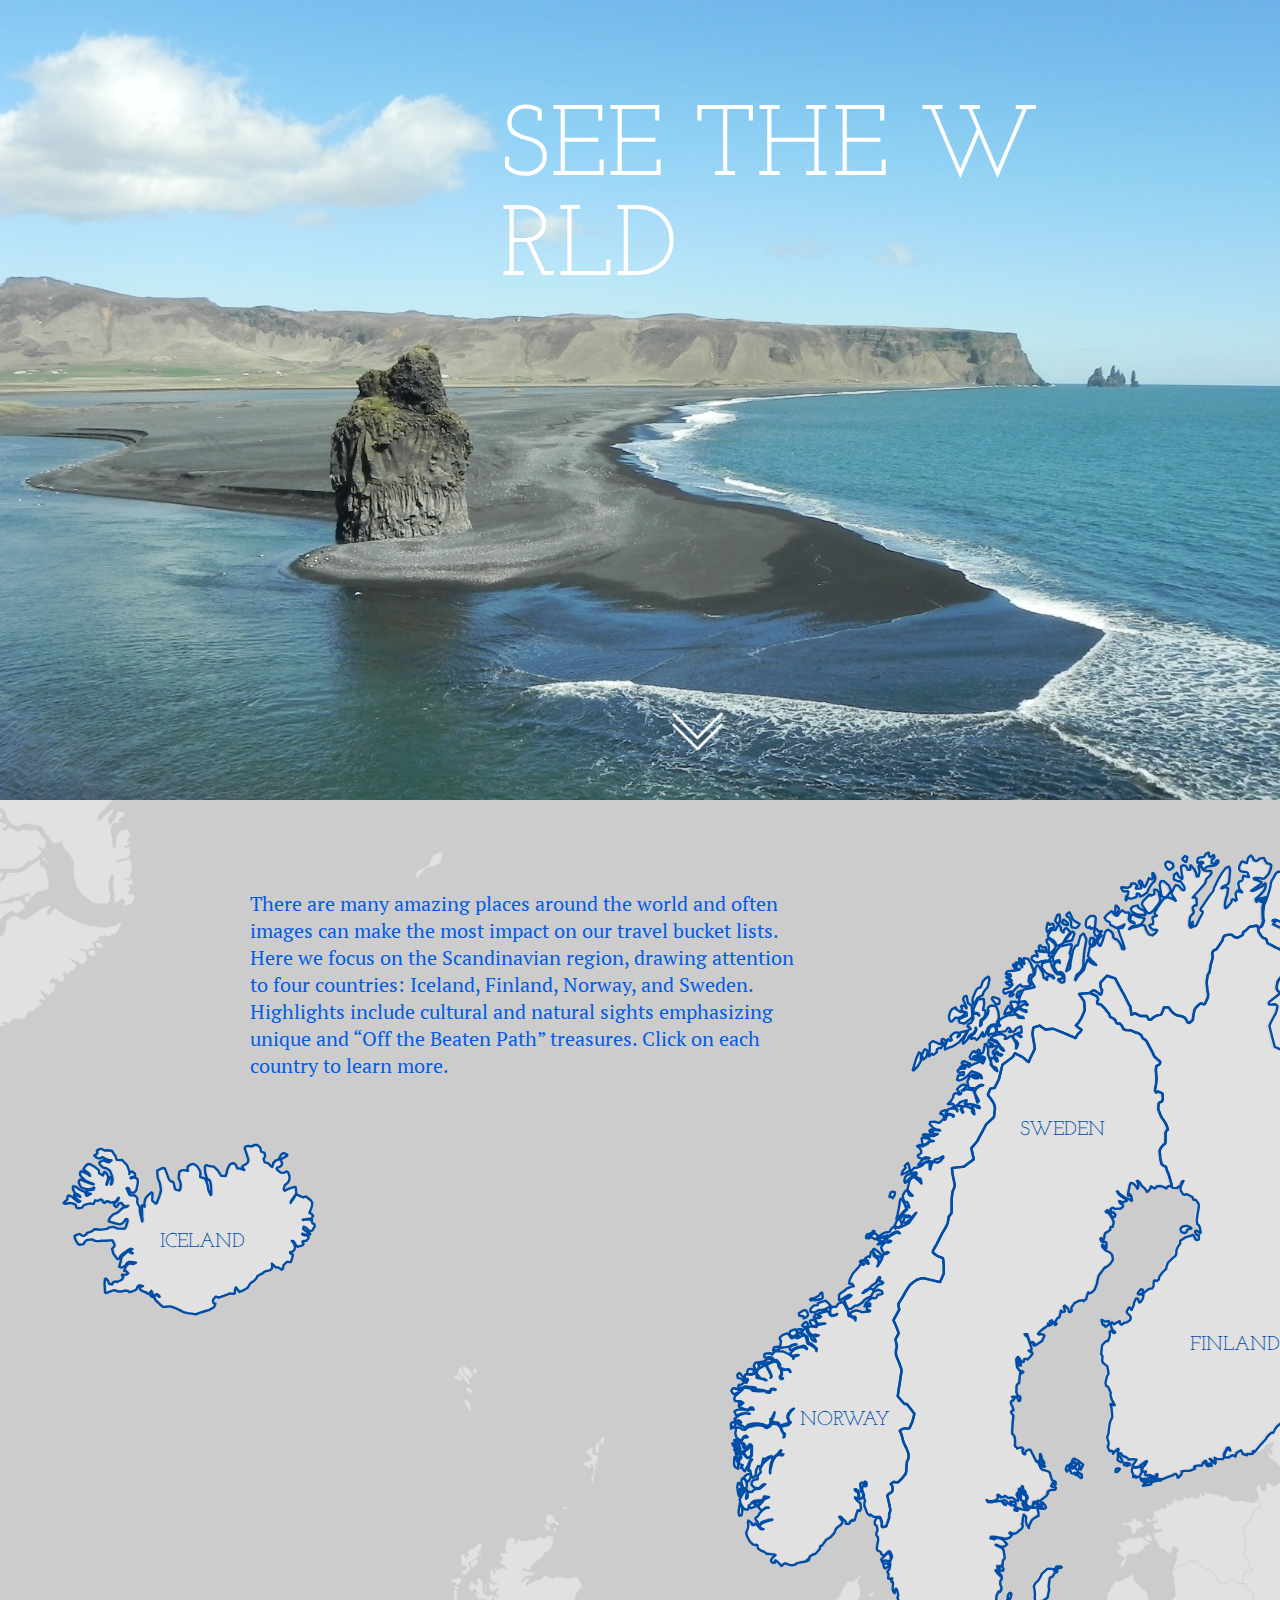
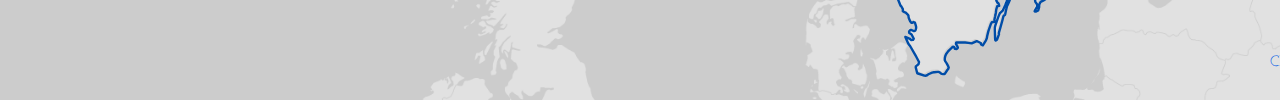
<file: index.html>
<!DOCTYPE html>
<html lang="en" >

<head>
    <meta charset="UTF-8">
    <meta name = "description" content = "See the World - GDES 5342">
    <meta name = "keywords" content = "HTML,CSS,travel,GDES5342,JQuery,JavaScript,Scandanavia,Iceland,Norway,Finland,Sweden">
    <meta name = "author" content = "Cara Leitheiser">
    <title>See the World - Scandanavia</title>
    <link rel="stylesheet" href="css/main.css">
    <script type="text/javascript" src="js/jquery-3.2.1.min.js"></script>
    <script src="https://d3js.org/d3.v3.min.js" charset="utf-8"></script>
    <script src="https://d3js.org/topojson.v1.min.js"></script>
    <script type="text/javascript" src="js/index.js"></script>
    <link href="https://fonts.googleapis.com/css?family=Bitter|Josefin+Slab:400,600|Cousine|PT+Serif" rel="stylesheet">
</head>

<body>
    
    <!--Cover page-->
    <p id='covertext'>SEE THE W &nbsp; RLD</p>
    <div id='cover'></div>
    <div id='downarrow'></div>
    
    <!--Credits-->
    <div class='credits'>CREDITS</div>
    <img class = 'creditimg' src="images/sources.png">
    <div class = 'creditclose'></div>
    
    <!--Map Page--> 
    <div id='map'>
        <svg xmlns="http://www.w3.org/2000/svg" xmlns:xlink="http://www.w3.org/1999/xlink" version="1.1" width="1280" height="825.6" viewBox="0 0 800 516" stroke-linecap="round" stroke-linejoin="round">
        <g id="sweden"><a xlink:href="sweden.html"><path class='outline' d="M 595.7329 412.1535 595.804 412.2043 596.9218 412.4592 597.2268 412.3454 596.9396 411.8216 596.7282 411.234 596.6709 410.4158 597.5261 410.6732 597.9487 410.8821 598.3477 411.114 599.9828 411.5087 602.179 411.8644 603.6996 412.0033 604.5647 411.091 605.0762 410.5027 605.6371 410.11 605.8229 410.0912 606.1782 410.4292 606.6186 410.5572 606.9346 410.5493 607.772 410.5106 608.8148 410.1933 609.3767 409.5986 609.8327 409.1705 610.8291 408.969 611.5303 409.1279 612.1183 409.7006 612.338 410.1467 612.6185 409.9629 612.5355 409.186 612.2748 408.3873 611.9933 407.4423 612.6579 407.2384 612.9582 407.3706 613.3571 407.685 614.55 409.0622 615.0174 410.4041 614.305 410.9672 613.2978 411.1297 611.3209 410.9518 610.7995 410.8107 610.5716 410.376 609.814 410.7119 609.7035 411.8874 610.2802 413.2469 610.2999 415.6672 609.0833 416.0753 607.8667 416.8215 606.1762 418.1739 604.3642 421.9574 604.3356 422.8003 604.3751 423.2203 602.8781 420.9033 602.412 418.8263 602.5859 416.6599 602.5265 415.9925 601.1263 414.7008 600.5279 417.2751 600.4115 418.5289 600.3779 420.0302 599.8762 420.6978 600.0619 420.8883 600.5981 421.8084 599.9157 423.5334 596.6295 426.1488 595.5077 426.5676 594.8323 426.7425 593.8803 426.6817 592.9107 425.8518 592.1069 426.2727 592.8218 426.9479 593.6473 427.6687 592.1425 429.296 590.3344 429.8574 588.6626 429.6679 587.9004 429.5207 587.0708 429.3037 583.994 428.7951 583.6385 428.7419 583.3026 428.7039 581.6754 428.5898 580.8163 428.5669 580.1863 429.5617 581.6042 429.9408 582.7023 430.1683 583.2869 429.9485 583.6128 429.2314 586.6679 429.7511 587.6574 430.2138 588.4889 430.8202 590.7086 433.3552 589.1841 434.5957 588.0425 434.9671 585.9728 434.4806 585.5858 434.342 585.1216 434.0879 584.6239 433.782 584.1954 433.5894 583.4459 433.6423 585.5818 434.7824 587.2841 435.5178 588.3822 436.6443 588.6508 437.8636 589.1603 441.1824 589.1762 441.7967 588.8489 442.8206 588.3036 443.184 587.9956 444.2351 587.8392 445.2278 588.0544 446.2547 586.5231 446.8843 586.2523 446.8974 586.7541 447.1459 586.9879 447.0781 587.8933 447.4859 587.9921 447.8806 588.4701 448.6859 588.2913 449.7305 587.9141 449.9604 586.8062 449.6745 586.2197 449.4627 586.0143 448.485 584.6313 446.7643 584.8604 449.8216 585.4577 450.4542 587.1774 452.9749 587.3182 453.4551 586.195 452.5324 585.9175 451.9341 585.3665 451.2816 583.3945 449.5204 584.0916 450.678 585.9594 452.7008 586.826 453.4711 587.3454 454.0887 587.5488 454.4952 586.3283 456.6994 586.427 458.4899 587.2624 460.4352 586.9009 462.2904 586.4902 462.4351 586.3905 463.0784 585.9767 463.1096 585.2874 463.007 584.1479 465.4073 584.0591 465.9261 583.909 467.7032 583.987 468.5489 584.7404 469.9504 585.0396 469.9194 585.4434 470.5611 585.7437 471.7965 584.5034 472.0253 583.8952 474.1826 583.6977 475.7821 583.5002 477.09 583.2316 478.3386 582.7655 480.2768 582.8342 481.7659 581.7602 481.9383 581.4364 481.9059 581.0394 482.2113 580.5062 483.2166 579.1475 487.1236 578.9144 487.8988 578.7209 488.6841 578.2113 490.773 578.0493 491.919 577.4826 493.3475 575.5215 496.4324 574.4274 495.9297 574.2458 495.0153 572.5829 494.2207 571.7178 493.8162 568.55 495.2634 566.4249 494.9301 564.4778 494.7031 561.0532 494.6679 559.1928 494.6606 558.8433 494.7493 558.6986 495.6426 559.1238 496.2094 559.6707 497.2604 559.9038 497.9323 559.4931 498.5048 559.2324 498.7732 558.0276 498.5894 557.8223 498.0311 557.5774 497.4586 556.8881 497.3489 556.6926 497.4797 556.2699 497.8261 554.2477 499.8252 553.6907 500.3822 552.7427 501.672 552.3892 502.3514 552.0831 503.0866 551.9053 503.7423 551.7672 504.5307 551.7325 505.6555 551.9883 506.3584 552.9324 507.7102 553.8488 509.4376 554.1978 510.3368 553.7815 511.3852 553.4379 511.7478 551.7465 514.2672 551.3129 514.4142 550.7363 514.4351 549.8318 514.2681 549.5276 514.1846 549.0615 513.7744 548.5599 513.3916 548.082 513.1339 547.7423 513.0715 547.45 513.0783 545.163 513.2802 544.8747 513.315 543.8319 513.5029 541.853 514.3655 541.3987 514.5812 540.8044 515.057 540.1151 515.4216 539.6766 515.4425 538.9756 515.3871 534.5221 513.9064 533.591 510.26 533.6542 509.5931 534.2102 509.1231 534.5182 508.9204 535.3259 508.221 535.6439 506.8645 533.7519 503.2694 533.5346 502.8896 530.2445 497.2037 529.9916 496.7792 529.3805 496.0305 528.8185 495.1712 527.0975 491.2073 529.6164 492.246 530.7748 493.0987 531.9202 493.019 532.3629 492.3163 530.9929 489.6669 530.0825 489.0697 529.5503 488.7628 529.4327 488.0846 529.5759 487.5488 530.1713 486.8841 530.9555 486.8375 531.851 487.3239 532.3972 487.5346 532.6796 487.5294 532.96 487.4632 533.1199 487.3629 533.3688 487.0843 533.5584 486.6875 533.7835 485.9542 533.8477 485.0467 533.5978 483.9555 533.0716 482.2922 532.1799 481.9167 531.7178 482.276 531.3346 482.3693 530.8211 482.3301 530.0943 481.4351 529.2807 479.6002 529.0782 478.6471 529.0595 477.9545 528.7553 477.3897 527.3314 476.0207 526.5 475.6953 525.5165 475.1851 525.5323 473.7987 524.6238 472.1669 524.0491 471.6078 522.6607 468.1444 522.1196 466.4665 522.5798 465.6815 522.6292 464.9101 521.9063 461.8046 521.2329 461.0025 520.6918 461.842 520.3569 463.9664 519.7419 463.146 519.3863 462.4572 519.173 461.8739 519.2283 459.4758 519.2915 459.1675 519.3409 459.0382 519.4495 458.1805 519.2441 456.7611 518.6003 457.0165 518.1382 455.5925 518.6872 455.0829 518.9598 454.7282 516.9434 454.8648 516.3163 454.5673 516.6175 451.708 515.8354 450.6768 516.2758 449.6077 516.9907 449.3698 517.6484 446.3852 517.6929 445.4994 517.3798 445.1218 517.3798 444.9527 517.6563 443.989 518.2408 442.3883 518.856 441.111 517.6839 437.9689 516.7043 437.6905 515.1915 439.1113 514.8835 439.5733 513.8526 440.337 513.3787 440.1923 512.1028 439.5168 511.7986 438.1417 509.7251 437.1941 509.1997 435.7704 509.6855 432.8941 509.9718 431.5661 510.124 430.8733 510.037 429.3568 509.8909 428.8025 509.3262 428.1341 508.8877 427.2638 508.8856 426.5029 509.1918 425.6613 509.5966 424.9966 509.6381 423.7626 509.097 421.6074 508.7059 421.4163 508.0345 420.9532 507.9476 419.2328 508.0898 418.7495 508.7455 417.4942 509.1148 417.1982 510.1121 416.7367 510.8863 416.56 511.2299 416.8945 511.6447 417.9281 512.0475 418.9797 512.3546 419.6705 512.4389 419.6737 512.3576 421.5616 512.4681 422.336 512.8336 422.5366 513.3983 422.5099 514.6663 422.1811 514.8672 422.1118 515.2094 421.8983 517.0262 416.7022 516.8851 416.0139 517.0381 414.3153 517.1705 413.6212 517.2786 413.3075 517.6072 412.7433 517.682 411.9453 517.5813 410.9209 517.4706 410.3248 516.8465 407.3938 515.8206 402.8015 517.209 401.5513 517.9683 401.252 519.1208 399.8147 519.1789 398.9806 519.1171 397.762 519.0822 397.4161 518.8788 396.9177 517.9386 395.6801 518.462 395.2474 518.7898 395.0036 520.0647 394.2398 520.6009 394.4485 521.0413 394.5469 522.0801 394.5549 522.4732 394.5036 522.874 394.2398 523.2848 393.8618 525.0623 392.0914 527.2307 389.3207 527.5871 388.0932 527.7048 387.1889 527.7768 386.3495 527.7521 385.5492 528.1312 381.6222 528.6882 380.5001 528.941 379.8926 529.0891 378.8927 529.1898 377.8974 528.9588 376.3556 527.7482 373.2239 526.5988 370.8936 525.9944 369.5766 525.7416 368.881 525.5659 368.2174 525.3348 367.2372 524.9437 365.7365 524.4224 364.0137 523.9622 363.1107 523.63 362.4713 524.0787 361.8885 524.7383 361.5704 526.0734 360.9505 526.3538 360.8525 526.7054 360.8362 527.0688 360.8525 527.6691 360.9425 528.621 361.0242 529.1187 360.9751 529.3992 360.8771 529.625 360.7454 530.0864 359.8565 531.536 356.5255 531.8836 355.221 532.3734 353.2318 532.7289 351.7411 531.5598 350.1906 528.0424 345.6639 527.3078 345.5767 526.7765 345.5936 526.2393 345.3571 522.6094 341.1483 522.325 340.8148 522.8227 337.3308 522.9728 336.3007 523.1386 335.2777 523.4034 333.7411 523.6127 332.4465 524.2328 328.3054 524.7448 324.777 524.7324 324.5061 524.4145 323.2533 524.2012 322.6668 524.0442 322.3371 523.4685 320.5169 523.0913 319.489 522.6765 318.5839 521.7601 316.4628 521.2309 314.5856 521.219 312.2576 521.5903 310.6908 521.8274 309.6474 521.5034 307.9811 521.2705 306.8657 520.9663 305.1943 521.385 304.3789 522.1671 302.8594 522.7042 301.8506 522.953 301.3374 522.6054 300.4141 521.0808 296.3708 520.9464 296.1009 519.651 293.2671 520.5397 291.6322 521.6694 289.5887 522.5067 288.0531 523.3283 286.5061 523.0952 285.6474 522.641 283.1779 525.4849 278.7135 527.2821 275.3519 528.1037 274.0791 529.5691 271.8159 530.2524 271.0243 531.8521 269.7274 532.5986 269.1414 533.8941 268.2301 534.6091 267.869 535.2331 267.6521 536.7024 267.2458 537.5279 267.0375 538.0454 266.9384 538.9184 267.1464 548.7811 269.4572 551.1371 264.1091 551.1352 258.8886 550.6494 254.5681 549.4565 253.9905 547.5843 253.3486 546.4388 252.6232 544.2773 250.9432 544.4007 250.0293 544.7601 249.1402 545.0922 248.5528 546.6166 245.8566 547.2761 244.5971 548.3663 242.4449 550.2939 238.6374 552.34 235.2824 553.2095 233.4855 553.3858 233.0426 553.5367 232.5439 553.6749 231.8767 554.058 229.8821 554.2398 228.5908 556.0053 226.3144 556.0192 224.4728 556.037 221.7822 556.0645 219.3934 556.112 216.9978 556.5978 213.0281 557.0324 211.8037 557.3562 211.0915 557.5814 210.524 557.8302 209.6961 557.998 208.8428 557.6525 206.9455 557.2455 205.0398 557.0916 204.4005 556.6393 202.0617 556.3766 199.8723 556.2048 198.303 559.2008 197.7076 562.9492 197.4049 563.5732 197.3754 569.8693 192.6548 569.5678 191.3277 568.9095 188.2934 568.4948 186.3472 568.3724 185.6938 570.7184 182.9086 572.1127 181.1993 573.6098 178.3591 577.5754 170.9333 582.4653 166.3222 583.1566 160.7409 582.5719 158.2733 582.2323 157.4263 581.158 155.7794 580.4568 154.7398 579.732 153.9246 579.4042 153.4934 578.9638 152.8206 578.6853 152.0915 580.2652 148.5527 582.8722 148.0056 583.1683 147.468 584.6614 144.5179 585.5896 142.5719 585.795 141.7866 586.2533 139.9127 587.1696 136.1518 587.77 133.6257 594.3306 128.6562 594.9878 127.4457 595.2443 126.9708 595.5433 126.3624 600.0777 128.6776 600.8796 129.2683 601.3258 129.6377 602.2224 130.3863 603.0558 131.1657 603.3916 131.5022 603.8537 131.7546 604.225 131.8707 605.0149 129.8906 607.7996 124.0834 608.0801 123.4781 607.3493 119.0815 607.0925 117.6607 606.8596 116.2485 606.5772 114.4794 606.6976 112.9438 607.0985 110.6459 607.2875 110.2723 607.997 110.0259 610.9634 109.0983 614.5736 111.5779 619.4121 111.0926 625.9688 113.7388 627.8254 114.5008 630.29 115.541 632.3282 116.4195 632.8653 116.7512 633.3274 116.9172 633.6336 116.698 633.8904 116.2054 634.4057 115.2196 634.8679 114.5226 635.3893 113.9212 636.75 112.7127 637.2151 111.7473 635.5631 110.5542 633.6909 108.9145 635.2076 107.3904 636.8309 104.8989 637.1904 104.3023 637.6999 103.1622 638.7744 100.68 639.2917 99.4259 638.7861 93.8407 637.7079 92.2465 635.6895 89.3247 641.9223 88.7614 642.5715 88.6055 642.9019 88.8938 643.5545 89.2622 644.8926 89.7666 645.568 90.0754 646.3461 90.5277 646.7609 90.952 647.2348 91.5748 647.5449 92.1636 647.5489 93.0137 646.908 94.2415 647.1203 95.2733 647.8491 95.723 648.4001 95.7722 648.8819 95.8489 649.3678 96.0135 649.6878 96.2764 651.5481 98.1968 654.5105 101.8785 654.9845 103.344 655.5572 104.0038 656.359 104.3243 656.9653 104.4927 657.3899 104.802 657.6703 105.0728 658.5778 106.1459 658.8672 107.223 659.4143 107.6775 660.1469 107.8831 660.8262 107.7582 661.1758 107.8502 661.8098 108.472 662.1732 108.9145 662.7616 109.7834 663.1586 110.5277 663.4411 111.3355 665.0131 111.9759 668.0387 112.0295 668.8721 112.4921 669.8596 112.9386 671.0208 113.4379 672.2314 113.6531 674.5046 115.0319 675.0299 116.13 675.6185 117.19 676.0648 117.4892 676.5348 117.6607 677.7573 118.6863 681.9935 126.627 682.262 127.5208 682.5781 128.1914 684.5293 130.0911 686.0461 131.3968 686.3512 131.8576 686.2929 132.7931 685.5306 133.7305 684.7268 133.9716 684.237 134.213 683.92 134.6905 683.6603 136.6177 683.9566 140.6523 684.1896 142.4107 683.6801 146.4859 683.0954 149.3343 683.3443 150.3466 683.6425 150.7022 683.9901 150.9131 684.3594 150.687 684.6892 150.3419 685.2442 150.4393 687.4206 151.3251 687.8491 151.6668 688.0654 155.0138 687.5371 156.4877 687.0374 156.7923 686.682 156.8844 685.9314 157.1808 685.6432 157.4059 685.3667 158.1667 685.1217 161.2368 686.6543 165.2396 687.3653 166.6661 687.6497 167.1158 688.171 167.6465 689.2968 169.4728 690.3454 171.3337 691.1996 174.1355 690.3711 174.6542 689.6542 176.2087 689.7787 177.3709 689.8062 178.5293 689.6206 182.2727 689.3994 183.0051 688.728 183.4146 688.4475 183.6332 687.2823 184.9514 686.2978 186.5055 686.0657 187.3556 686.3897 191.6524 686.7056 193.3812 687.2942 195.6766 687.701 196.1434 688.5482 196.7355 689.1427 197.0138 689.5733 197.1408 690.0374 197.5804 690.2724 198.1322 690.458 199.0832 690.7306 200.0967 691.6351 201.9259 693.522 208.4665 693.5635 209.1126 693.3038 209.4744 692.8042 209.6141 692.3381 209.3874 691.8463 209.3445 690.9912 209.8594 690.5232 210.2931 690.2121 210.9694 687.9657 209.7632 686.2673 209.3779 684.3396 209.5706 683.1508 210.9669 682.5781 210.7263 680.5202 209.5706 680.303 210.8607 678.9087 212.6055 678.0692 213.0328 676.9732 211.236 674.5065 208.8475 673.9871 207.6414 673.0352 206.6073 672.3598 206.0465 671.8868 206.1674 672.3648 206.9774 672.7706 209.3394 672.4091 210.9694 672.0507 211.0198 671.404 209.7056 669.5633 207.8247 669.1683 207.6509 668.7023 207.5352 667.9853 207.545 667.4304 208.5681 666.4153 213.3689 666.2913 215.391 666.8156 215.5665 667.2329 215.4929 666.8872 214.2775 667.3435 214.4713 668.2322 215.5157 668.7565 218.3394 668.4376 218.6829 668.0485 218.2298 666.1886 217.2921 665.6837 217.2405 663.8834 216.2619 660.6357 214.0234 660.2496 213.0856 659.4201 212.6416 660.3049 214.2609 660.5912 214.5767 663.0698 216.5771 663.5715 216.8834 664.47 217.1507 665.5137 218.4946 665.0842 218.8115 663.5155 219.3475 662.663 219.4502 661.4582 219.0312 661.1798 218.7644 660.7196 218.9142 661.3437 220.0603 661.6123 220.3887 661.8927 220.4504 661.709 219.6647 662.4536 220.2981 663.1903 221.3258 662.9493 222.4713 661.7466 223.435 658.1403 223.6719 657.8422 223.6434 657.5143 223.4583 657.1026 222.8868 656.276 223.0928 655.2313 223.923 655.6654 225.0764 656.1903 225.8574 656.8359 226.0766 657.305 225.9358 658.4727 227.3315 657.9053 228.6188 656.8922 228.9963 656.4656 229.013 656.203 228.3548 655.5533 227.2295 655.1646 226.3673 653.2041 224.3828 652.2966 225.4746 653.209 226.007 654.463 226.5694 655.7151 228.5247 656.4024 229.6605 657.3376 231.8207 656.7451 234.91 656.1194 234.9495 655.4416 234.9149 655.2363 235.5725 655.1661 236.6854 653.8391 237.7504 652.808 238.46 652.0774 238.656 651.4593 240.6546 651.5006 241.543 651.1334 242.6303 650.3394 243.0156 649.8941 242.7303 649.6048 241.8476 649.1308 242.1335 649.0903 242.8366 649.8704 244.1985 650.3782 244.4506 650.7977 244.4488 651.6903 244.2215 652.2037 244.3835 652.8446 244.9121 652.7586 248.1992 652.4191 248.0191 651.9273 247.4557 650.7036 246.1803 650.3644 246.1331 650.0195 246.3053 650.2249 247.486 652.3893 249.7809 653.7156 250.3175 655.1464 251.0974 656.4103 252.5225 656.8488 255.5852 655.0437 258.1722 654.0839 259.0208 653.049 259.9003 652.4023 260.2783 652.0536 259.9414 648.0149 265.3209 647.1796 268.3566 647.0453 269.8808 645.5997 273.6395 645.3172 274.2628 644.6714 274.8769 643.3878 275.9965 641.9184 276.4528 641.4563 275.7616 640.6781 277.767 640.2219 279.8191 639.7252 280.472 638.8138 280.9236 638.5571 281.36 638.0633 280.7366 635.7329 281.0574 634.4809 281.698 632.8357 282.5959 631.1155 284.9739 630.8031 285.8546 631.1244 287.3101 630.1163 288.2034 629.6976 288.2473 629.1703 287.8012 629.2137 287.0856 628.8563 286.2052 627.2249 284.4601 626.7313 284.1231 626.1466 284.5596 626.826 287.532 626.4507 287.9383 625.1927 288.1016 624.5786 287.5893 624.488 287.1958 624.2014 287.3949 624.0256 288.7639 623.3699 291.5176 622.2145 291.984 620.763 294.2481 620.8696 295 621.3042 295.1007 621.6478 295.2017 620.9803 296.2746 620.688 296.3227 619.6091 294.8804 618.6222 293.2363 617.3411 294.0494 617.9191 294.4714 618.4406 294.6921 618.8355 295.2802 618.6341 295.8104 616.9673 296.734 616.6254 295.9723 617.0367 295.5999 616.246 295.3537 616.357 296.4891 615.0752 297.4206 613.9338 298.1459 611.307 300.2137 609.9839 301.9204 610.8015 302.2073 611.0938 302.1028 611.5065 302.0422 613.4419 302.2987 613.7954 302.4424 614.0511 303.0289 612.5612 306.195 608.7733 308.7803 607.6653 309.1385 607.0491 308.6636 607.3573 307.9466 607.7972 307.7921 606.9148 306.9349 606.4013 306.857 605.5986 307.5012 604.8412 306.753 603.9861 304.1535 603.6443 303.0158 603.3738 302.0029 601.6142 302.0616 602.0408 302.6856 602.4891 303.1245 602.9374 303.3806 603.5219 303.9191 604.1934 305.4715 605.797 310.2339 605.9373 311.2118 605.7853 312.5802 605.4711 312.5287 605.1848 312.12 604.1549 312.3458 605.3942 313.2121 606.4428 313.5039 606.5318 314.4227 605.5601 315.6576 603.5891 317.8061 603.2928 317.9004 602.7694 317.3252 601.942 317.3958 601.4562 317.6096 601.0128 318.3468 601.235 319.075 600.3621 319.3737 599.5445 319.1046 599.2403 318.7634 598.8927 317.9258 598.4029 317.1648 597.767 316.3258 597.4154 316.2445 596.3569 317.7378 596.7677 321.6542 596.9692 322.6796 598.2686 324.5531 598.798 324.7683 599.5041 325.023 599.8573 325.1146 600.5241 325.3505 600.8794 325.5858 600.1843 326.2656 599.4231 326.4808 599.6502 325.6166 599.2964 325.6147 598.9716 325.643 598.8909 326.4749 598.5243 328.8331 598.2449 332.438 597.9141 332.8815 597.4125 332.9426 596.6412 334.3418 596.436 338.1257 597.1366 339.9771 597.9132 340.8648 598.4325 340.7275 598.7249 340.8943 599.0981 341.7069 598.6938 343.6333 597.9842 343.8039 597.6564 343.4048 597.1706 341.9857 596.7875 341.5691 596.3905 341.2694 594.8857 340.99 593.7683 341.1548 594.3444 341.5067 594.696 341.5443 595.4144 342.1119 594.2912 343.6293 593.9969 343.7125 593.6019 343.5504 593.0549 344.5849 593.3274 345.9959 594.0048 347.0692 594.776 349.5979 593.8418 349.7879 593.1496 350.63 593.7145 351.8814 594.6269 352.7914 594.5479 354.2187 594.228 356.8369 593.967 361.0648 593.8212 364.1114 594.5202 364.8675 595.1068 365.5539 595.5788 367.0266 595.6854 369.1076 595.7091 370.2635 595.5669 371.8861 596.7677 372.9181 597.0148 373.543 597.3661 373.212 599.0547 372.8453 599.5484 372.8374 599.8762 372.9339 600.3146 373.1596 600.6938 373.5541 600.9042 374.0653 600.2682 374.6445 600.3087 375.4403 600.6405 376.3958 601.0079 376.8292 601.4345 377.0618 602.0828 377.0337 602.0101 375.9242 602.6451 374.9297 603.6326 374.3829 604.2486 374.1699 604.9794 374.1496 605.3172 374.3226 605.7772 375.2835 607.2941 378.3403 608.9174 381.5067 609.2788 381.9097 609.7143 381.4427 610.3355 381.1952 612.098 381.5942 612.4959 382.7591 614.0364 384.1768 614.3984 384.5888 613.7916 384.9088 613.4242 384.8372 612.5671 384.6068 612.1415 384.3779 611.2972 383.5879 610.9081 383.0059 610.3809 382.5078 611.5046 385.378 611.8679 385.9741 613.0874 386.9622 613.4321 386.9508 614.8698 387.1808 615.9877 387.6648 616.9158 388.1562 617.4807 388.5685 617.4925 389.1645 618.5274 392.5057 618.7743 393.0777 619.0922 393.452 619.4797 393.5766 620.1942 393.7909 620.7393 394.1769 621.0948 394.4446 621.0222 396.065 620.5635 396.1713 619.6539 395.1277 619.1831 395.0036 618.1679 397.0395 619.1633 397.4474 619.6452 397.4474 621.2242 397.9045 621.1244 398.7298 620.5497 399.2432 619.8881 399.337 619.4319 399.2432 617.8362 399.4547 616.4735 400.1122 616.0706 400.6127 615.8228 401.3812 616.35 401.4377 615.3477 402.8631 615.0515 403.1672 611.1806 406.3524 610.3828 406.1658 609.7844 406.1038 609.5613 406.9278 609.9473 407.8811 610.5398 408.2817 608.2271 407.9218 608.5981 407.5379 608.6461 406.8232 607.5785 406.7179 607.1123 407.2578 606.6857 408.4647 607.1361 409.1395 607.1717 410.0537 605.9768 409.7604 604.9073 409.9959 604.4186 409.7903 603.8695 409.4495 603.4943 409.2014 603.1526 408.9378 602.7833 408.5269 602.4545 407.809 602.81 405.6116 603.1585 404.917 603.6464 404.5665 603.28 403.0015 602.4098 402.1073 602.1703 400.8221 601.9065 399.9185 601.703 400.4448 601.7569 400.6688 601.9005 400.9726 601.866 401.9788 600.7887 401.5666 600.2407 401.1973 600.1497 400.9729 600.5833 400.871 600.8291 400.7635 600.9428 400.3104 600.9545 399.2981 600.6063 397.3662 600.0569 396.8979 599.9147 397.6046 599.3095 398.4476 598.9598 398.5379 598.0238 398.8045 597.9763 400.4799 599.0991 403.2239 599.376 403.3791 599.1634 402.6289 599.0704 402.3011 598.9678 401.3129 598.9065 399.899 599.2956 398.8983 600.0264 398.7652 600.363 398.8924 600.4134 399.9323 599.6323 400.6957 600.038 401.5124 601.5233 402.4102 602.2066 402.8863 602.4931 403.2726 602.8267 404.512 602.0527 406.9705 599.4438 405.7031 599.0847 405.2169 599.4177 404.3898 598.6952 404.2743 597.9487 403.7795 596.9563 402.2873 597.0965 401.1487 596.6116 402.2152 596.9256 403.097 597.4184 404.0349 597.61 405.7496 597.4037 406.2903 596.2819 405.7614 595.33 405.2518 594.2872 404.3444 593.3195 404.0874 592.5769 404.2626 592.0121 404.3952 590.8666 404.1693 589.7325 403.05 589.1839 403.0347 588.6232 403.7756 586.816 404.0172 586.2453 403.0852 585.3764 402.344 585.0821 402.3908 584.53 402.8202 584.851 403.4169 585.1547 403.9025 584.2705 405.4337 582.1257 406.3292 579.898 406.403 578.8077 406.2048 578.3773 405.9169 577.8949 405.7023 578.4512 406.677 578.9578 406.9547 579.9257 407.1141 581.3638 406.9949 581.8314 406.7955 582.1968 406.7335 586.8852 406.1658 587.2357 406.444 588.0978 407.5491 588.9786 408.5561 589.9147 408.7287 590.1063 408.2768 589.582 408.0247 588.8167 407.5104 587.766 406.7256 587.3217 406.2534 589.3312 405.7168 590.1952 406.3369 590.6938 406.8868 591.0543 407.5257 593.2405 408.9378 594.1332 408.9767 595.642 409.4341 596.0404 409.7092 595.9324 410.377 595.4049 411.2687 595.249 412.0071 595.7329 412.1535 Z M 620.1469 449.2582 620.5656 451.1814 619.0883 453.5079 617.9429 454.0035 617.378 454.4693 617.1528 455.6515 616.6749 459.6599 616.8032 460.6739 617.0817 461.2394 616.0133 466.6163 615.2293 467.2328 613.7203 468.2317 613.0747 468.6364 612.2353 468.9642 611.8047 469.2444 611.4622 469.5939 610.7482 471.0429 610.7116 472.664 610.1201 474.6824 608.87 475.2973 608.2737 475.3624 607.928 475.2376 608.1236 474.5374 608.8463 473.2984 609.5217 472.174 609.4902 470.9465 608.3369 469.3028 607.9812 466.8535 608.1196 464.7347 607.8984 462.2666 607.5112 460.3801 607.4382 459.7516 607.5112 459.2038 607.8431 458.5193 608.507 457.4288 608.9983 456.9943 609.3657 456.7141 609.7982 456.3157 610.0628 456.0059 610.691 455.0532 610.9318 454.6764 611.3032 454.0701 611.5835 453.5374 611.8403 452.9601 612.5059 451.6265 615.6263 448.8309 616.118 448.6413 618.4129 448.7007 618.788 448.7492 620.1685 449.065 620.1469 449.2582 Z M 583.5436 493.4542 583.3837 493.344 583.275 493.042 583.1683 491.7837 583.0025 486.8841 583.044 485.1454 583.4093 483.7546 585.1473 478.8363 586.1682 476.3786 586.3796 476.1652 586.6048 476.0495 588.0899 474.5881 589.4921 471.3389 590.2307 469.4848 591.1016 467.0833 591.1629 466.6856 591.0879 466.2839 591.0818 465.7508 591.1708 465.3196 591.2734 465.0126 591.4077 464.7419 591.5539 464.5005 591.7949 464.1641 591.9686 463.9664 592.1582 463.7832 592.4584 463.5929 593.1042 463.8491 593.4182 464.603 592.3715 468.1299 591.7791 469.5646 591.0997 471.0483 590.6099 472.0215 589.9502 474.8487 589.496 477.0827 589.3618 477.4547 589.2077 477.5666 588.9885 477.5737 588.5559 478.0175 588.3861 478.3315 587.766 480.7591 586.4705 485.4962 585.6331 488.3772 585.5383 488.7806 585.5541 489.2158 585.6154 489.4725 585.562 489.7113 585.2974 490.4455 584.4876 492.6371 584.3493 492.8788 584.1677 493.0562 583.6502 493.39 583.5436 493.4542 Z M 512.9481 444.7734 512.7723 444.5419 512.0515 442.957 512.1739 442.5828 515.9085 438.8561 516.4161 438.8484 516.5977 438.8784 516.811 438.9611 517.522 439.9372 517.8883 440.6892 517.9368 441.924 517.9209 442.5904 517.8696 442.957 517.759 443.3573 516.4989 443.832 515.954 443.8919 515.2113 443.5854 514.9625 443.361 514.6268 443.3534 514.2042 443.4508 512.9698 443.8993 512.9283 444.624 512.9481 444.7734 Z M 513.7035 447.0669 513.584 446.8248 513.4141 446.2845 513.4458 445.6354 513.8051 445.2473 516.7999 445.4288 516.8821 445.8034 516.7952 446.5082 516.659 446.7614 515.713 447.6887 515.5234 447.8675 514.7887 448.3587 514.6544 448.4033 514.5082 448.3809 513.8053 447.8896 513.7035 447.0669 Z M 621.8848 450.8402 621.4186 450.5135 621.164 450.2873 620.6031 449.2621 620.5931 448.8122 621.4049 447.3014 621.5806 447.2122 624.1559 447.1749 624.3061 447.1749 624.464 447.2344 624.8442 447.6387 624.1026 448.1875 623.9485 447.9754 623.7412 447.9048 623.4766 447.9717 622.4614 448.4739 622.2008 448.7973 622.0942 449.1022 621.8848 450.8402 Z M 613.8587 382.5916 613.6809 382.5676 613.2228 382.2408 611.5757 380.8677 611.465 380.5242 611.3032 379.3968 611.1748 377.0738 611.3505 376.8491 611.6862 376.9935 611.8798 377.3704 612.3577 379.0766 613.0845 381.3628 613.5111 381.5224 613.997 382.44 613.8587 382.5916 Z M 595.2983 408.969 594.9389 408.9071 593.8054 408.6394 592.65 406.6401 592.9284 406.5468 593.7935 406.6401 595.01 406.8344 595.3063 406.9199 595.4485 406.9898 595.6381 407.1917 596.1614 408.0691 596.1101 408.3329 595.4406 408.9378 595.2983 408.969 Z M 602.7122 410.7737 602.3805 410.7507 601.9143 410.5648 601.4207 410.2321 601.2074 410.0461 601.0652 409.8139 600.4332 408.2865 600.2989 407.6888 600.5141 407.518 600.7372 407.4947 600.9032 407.5491 602.1868 408.4612 602.6806 409.0505 602.8584 410.6073 602.7122 410.7737 Z M 598.5451 321.5689 598.1462 321.5009 597.9684 321.4329 597.5695 321.1112 596.9247 318.2293 598.3022 318.5923 598.9678 319.9922 599.3667 321.4755 598.8927 321.5605 598.5451 321.5689 Z"/>
</g>
<g id="norway"><a xlink:href="norway.html"><path class='outline' d="M 499.1594 256.109 499.5067 255.9416 500.4863 255.8596 501.379 256.0605 501.6752 256.436 502.9549 257.5511 503.6067 258.0168 504.1953 257.8614 503.5909 256.0794 503.2966 255.5942 502.7457 255.599 502.2874 255.791 501.9123 255.782 501.5389 255.4728 502.007 254.6229 503.6146 253.3669 503.9892 253.4258 504.9299 253.9265 505.4335 251.1708 505.8482 250.2551 506.8376 250.9775 507.2346 251.4881 507.2031 252.1821 507.2682 252.9493 510.2227 255.1911 510.3965 257.7338 509.488 259.6497 510.0173 259.0754 511.2378 257.2495 512.5728 254.7513 512.6805 253.8945 513.5603 252.1458 513.8921 251.9157 514.2832 251.8976 514.5899 251.965 515.16 251.879 516.6886 250.9594 516.1119 250.6278 514.7294 250.9962 513.9892 251.4956 513.5682 251.2262 513.1297 250.5453 512.8849 250.1213 511.9823 247.9753 512.2766 247.04 512.5688 246.5962 514.1804 244.9121 514.842 244.5737 515.472 244.4672 515.8473 244.5786 516.8387 244.6526 517.6405 244.3653 518.2744 243.8043 517.6169 243.5261 516.894 243.5401 516.1656 243.3379 515.4799 243.0293 515.6498 242.2032 516.7636 241.106 519.884 239.2807 521.4941 238.4111 521.8056 238.3247 522.638 238.5488 523.0518 239.0055 523.6423 238.9219 523.2059 238.4225 522.7793 238.1244 522.3764 237.9279 521.8155 237.8442 521.142 237.9044 519.3231 238.7772 519.0427 238.9545 516.9611 240.5288 512.6597 244.3189 511.8312 245.3034 511.3642 245.5601 510.6255 245.7963 509.7704 245.8472 510.4952 245.2825 511.6643 243.4472 511.0245 243.3637 509.7161 242.981 510.2149 242.2774 511.6605 241.8868 512.5175 241.7198 513.118 241.7566 514.1527 241.4968 516.2324 240.3241 515.93 240.1754 515.2509 240.4079 510.7441 241.7664 509.9363 241.7755 510.6276 240.785 511.3405 240.2403 512.4149 239.4952 514.1172 238.6279 515.3199 238.2358 516.0452 238.406 516.4847 238.3162 517.4272 237.8161 517.7561 236.9497 518.8294 235.6283 519.7458 234.9358 520.0883 234.7653 520.2 234.7107 520.6166 234.9167 520.6942 235.1871 520.7145 235.6706 520.8847 236.0233 521.1924 235.1485 522.6726 235.6099 524.1736 235.1414 526.5355 234.0825 529.4386 232.4216 533.9109 226.0664 532.2273 227.7695 530.551 229.7058 530.1481 230.1608 527.3779 232.3982 526.107 232.1824 525.7929 231.6041 526.5592 229.1376 527.8113 228.8078 529.336 228.7229 530.1592 228.4188 529.7784 227.9867 526.6856 227.7268 525.785 227.8167 525.3822 228.0528 524.2447 229.2882 524.0965 229.0951 525.3309 227.0421 527.3532 224.7339 527.7959 224.5078 528.2057 224.1232 527.3868 221.958 528.3979 221.7919 529.2056 222.5329 529.5779 222.8203 529.1938 221.3451 528.546 219.7935 528.1076 219.3647 527.7423 219.5743 527.3334 219.4982 526.5434 218.9644 526.1426 218.4303 525.6113 216.8449 525.6024 215.1062 526.7369 213.0426 527.5842 212.1377 528.1116 212.1302 528.6912 212.5838 529.2486 214.4105 529.7586 215.2378 531.2773 215.5778 531.7009 215.3146 530.0312 213.7431 528.8343 212.111 528.4245 211.4044 529.2175 208.1143 529.7606 206.1434 530.0944 205.4565 530.438 205.035 531.1411 204.4104 531.6861 204.0132 532.0594 203.7993 532.4268 203.7799 533.3215 204.2841 533.6018 204.4976 535.5649 206.0756 537.1843 207.8686 536.8821 205.8049 536.4417 204.6815 535.7782 204.7202 534.5972 204.1969 533.9337 203.6298 533.7183 203.1347 534.1687 201.2644 533.432 200.7489 533.1436 200.875 531.1094 201.2647 530.8073 201.2548 530.1358 200.3791 532.4919 198.1616 533.2819 197.9418 533.6808 197.9028 534.1389 197.9514 534.5478 197.9079 535.7505 197.4928 537.0895 196.7797 538.0058 196.2904 538.549 195.6471 539.1019 194.9495 539.7715 194.7831 542.7329 194.4156 542.9739 195.1088 542.2717 195.8502 542.3359 198.7641 542.5916 199.1123 543.4922 195.9091 544.2022 194.7071 544.7996 194.4105 545.3803 194.3325 545.6884 194.3226 546.2433 194.5378 546.9364 194.8713 547.2565 194.7244 548.9786 193.891 550.9604 191.3683 550.6039 190.7868 548.5282 192.0552 545.4 192.9099 545.0149 193.7147 543.8675 194.2443 543.5772 194.2879 543.1565 194.0771 541.6318 193.7831 539.9966 194.1557 537.5477 195.6253 537.2476 195.8012 536.7933 196.0458 535.7169 196.4712 535.1788 196.0045 537.7787 193.0176 539.6431 192.0748 540.6562 192.2121 541.7622 192.2516 542.2747 191.903 541.5173 191.6128 539.4239 191.4455 538.389 192.0648 537.8874 192.2613 537.5082 192.3208 536.8921 192.1735 535.395 191.5147 535.0712 191.2196 534.8667 190.2085 535.3753 189.9106 535.8572 189.6936 537.0677 188.6415 536.9809 187.3553 535.8848 185.1569 535.164 185.1199 534.4293 184.3644 535.9915 183.6624 536.3153 183.6624 536.6313 183.8608 537.7749 184.6443 538.8117 184.2181 541.2724 182.8786 541.7267 182.1631 542.5245 181.6368 542.8287 181.4578 543.7174 181.3582 544.1617 181.3833 544.9221 181.353 543.9663 180.9903 542.1902 181.2045 541.4877 181.7113 541.146 182.2828 540.7105 182.9878 538.6003 183.5335 538.1046 183.3552 537.7314 183.0476 537.2357 179.6858 537.4983 179.217 540.3284 179.4966 541.6476 179.8453 542.3941 180.1638 542.1062 179.7067 541.7519 179.2193 540.4844 178.4594 539.3488 178.2896 539.0012 178.1948 538.0316 177.4507 538.8571 177.0661 540.4983 177.2208 541.7978 177.4755 542.512 177.888 542.8883 178.1527 544.7275 178.1625 547.0629 177.1211 547.3907 176.8139 545.2902 176.8613 544.5852 177.0426 543.6344 177.3709 543.1052 177.5305 542.6923 177.4484 542.5067 176.3413 542.8939 175.786 543.3421 175.6608 543.7272 175.6304 544.4458 175.6985 543.9259 175.4085 543.2868 175.2299 542.8564 175.2502 542.4494 175.3505 542.0599 174.8883 542.8721 174.2481 543.5435 173.9875 545.3882 174.3983 548.8641 174.7493 548.4137 174.3586 547.9477 174.1529 546.7864 174.1781 546.496 174.1079 544.6179 173.1347 542.2529 170.6089 542.6154 169.5688 542.9017 169.3623 543.271 169.2712 545.5264 169.2415 547.9753 169.8864 548.2913 169.886 550.7363 167.6868 551.8165 167.9648 552.1582 167.8333 552.8564 166.0391 553.3194 165.0165 554.7354 164.7833 556.5662 165.3708 556.8876 166.1517 557.447 165.7708 557.214 165.0924 555.0376 164.3776 554.2713 164.3982 553.2287 164.3879 552.8179 164.1752 553.6236 161.7226 553.9791 161.4529 555.3693 160.9644 557.5063 161.046 558.6123 161.2598 559.0823 161.4533 559.3143 162.1015 559.5542 162.6705 559.6807 161.819 559.3054 161.2089 559.0171 160.9797 557.607 160.5676 556.4962 160.4786 556.8466 160.0279 557.2535 159.8342 560.3107 159.243 562.2619 159.5033 562.2144 160.5883 561.6961 161.5345 562.8534 163.5716 563.3036 163.3634 563.0261 162.3935 562.6529 162.002 562.2698 161.7226 562.7082 160.6289 563.512 159.559 564.0561 159.3298 566.7923 160.181 568.2538 160.9751 568.6014 161.1686 568.8324 161.7658 568.7475 162.7845 569.6679 164.3478 570.2603 164.5906 569.9285 161.8703 568.6873 159.8775 569.1363 159.3942 570.0826 159.3858 570.8054 159.6307 571.6309 160.0103 572.012 160.3387 573.357 160.7509 573.673 160.55 573.1121 159.4162 569.0991 158.3655 567.136 158.141 566.8457 158.1868 566.4803 158.4728 566.0024 158.5592 564.226 157.7914 564.6002 157.5437 565.2144 157.0988 565.4021 155.7794 563.7588 156.1479 561.2112 156.9556 560.804 157.7623 559.1296 159.0391 558.8373 159.243 558.5016 159.3858 557.9477 159.3348 556.6709 157.9575 553.6711 158.2208 555.5985 156.1579 556.9611 154.1707 557.1784 152.5537 557.8539 151.69 558.3279 151.3661 559.8169 151.5618 560.3542 151.7415 560.5457 152.3071 561.5509 152.1171 562.0889 151.2766 561.5722 151.1745 560.7827 150.7484 559.3973 148.9319 560.6424 147.5407 562.0388 146.5428 562.8149 146.2272 563.7233 145.9582 564.2605 146.0097 565.2984 147.0549 563.3126 149.0788 563.0163 149.2851 562.63 149.4646 562.2793 149.582 563.1449 149.748 563.7194 149.5537 564.7622 148.8418 567.8588 149.2233 568.8384 149.388 569.4031 149.5588 569.8297 150.0327 570.7541 152.4457 571.5756 155.3491 572.1048 157.2319 572.3775 157.1601 573.0489 156.1428 571.9588 154.0784 570.5605 151.3453 570.7699 149.8829 570.999 149.2489 571.5818 148.5577 572.018 148.1705 573.2345 147.2309 574.0383 146.8069 574.5064 146.6928 575.3422 146.6451 575.833 146.4836 575.1443 146.1188 573.4912 146.4138 573.1714 146.579 572.571 146.9825 572.2866 147.2096 571.8996 147.6026 570.9802 148.2919 568.3328 148.1296 567.1795 147.9022 566.6077 147.5252 565.8078 144.1292 567.5774 140.4934 568.2933 140.8295 569.6796 141.6517 570.4459 142.0156 572.4841 142.0462 571.8008 141.5431 571.3428 141.1576 570.899 141.0125 570.4784 141.0721 570.1204 140.9719 568.9292 139.782 570.0518 140.0146 570.8694 139.8584 571.418 139.7991 571.8552 139.9365 572.398 140.4958 574.07 141.584 574.4274 141.8904 574.9715 141.9972 574.3207 140.0795 572.9384 139.2557 572.1997 138.8695 571.5914 138.6188 568.5046 137.6504 565.7378 140.7511 564.2486 141.8281 563.2296 142.5039 562.0565 143.0339 560.994 143.418 560.5515 143.4078 559.8248 143.2518 559.4219 142.9197 560.1309 140.324 561.78 140.058 562.9848 140.0689 563.7273 139.6104 563.6917 138.2638 563.0124 138.2433 561.3574 138.5358 560.9743 138.6188 559.9276 137.9664 559.7556 137.2663 560.2731 136.5967 563.2494 135.8904 563.984 135.9007 564.3 136.0422 564.6594 135.3981 564.0274 135.2459 563.3441 135.3772 562.4041 135.6285 561.8866 135.8482 561.3968 135.9373 561.0848 135.7749 561.6397 134.7691 562.7596 134.0032 563.1032 133.8562 563.6581 133.8617 565.8048 134.3706 566.4843 134.6905 566.9385 135.073 567.918 134.098 570.6829 132.8169 573.2898 131.8183 573.677 131.7443 574.2181 131.7602 574.6564 132.0177 574.9123 132.4568 575.6005 132.7116 576.1061 131.8073 576.8051 130.07 576.8802 129.3108 575.2687 128.3393 574.6526 128.4872 574.0601 128.7937 572.2274 128.6355 571.7376 128.5612 570.6008 128.0396 569.5019 128.7091 569.4546 129.6321 569.0121 130.2542 567.8035 129.8513 567.3137 128.6459 568.2044 126.9075 569.3677 125.3246 570.2455 125.0224 570.7041 125.9861 571.6373 125.4706 572.001 125.0717 572.6816 124.2216 573.4676 124.447 573.6661 126.3465 573.1536 126.4628 572.2956 126.5688 572.0644 127.727 572.4426 128.0915 575.4326 126.1503 575.6756 125.6793 575.9798 124.9641 576.4932 122.8516 576.7484 120.8926 577.6287 120.5157 578.008 120.8246 578.9203 123.8023 578.7485 127.2191 580.1744 130.628 580.4173 131.2394 580.5832 132.6697 580.4479 133.5676 583.0342 136.5601 583.4567 136.9367 584.1006 137.3966 584.4836 137.5851 584.5706 137.1773 583.8793 135.5761 583.4963 135.3875 582.726 135.0102 581.9913 134.6222 581.1145 133.9328 580.3838 129.8064 580.923 129.3898 582.3943 129.5535 583.2355 130.1014 583.5159 130.7972 583.8458 131.2445 584.2507 131.5287 584.9221 131.497 584.3948 129.3187 583.4448 129.0048 582.9552 128.9202 582.6559 128.564 583.0538 127.4519 584.0709 126.2404 584.6871 127.0501 585.1433 127.4201 586.979 128.0309 587.604 127.272 585.096 126.3939 584.7347 125.4352 583.7686 125.5676 583.2593 126.388 582.3034 127.082 581.6991 126.0128 581.8097 125.2396 583.2513 123.9878 584.3139 122.8992 583.9465 121.8521 583.4212 121.7988 582.3997 121.9478 581.9542 122.0756 581.5917 122.3432 580.7669 122.5962 580.1349 122.4793 579.7873 122.094 579.9749 121.3836 580.4292 121.4634 580.9802 121.5222 581.887 120.9448 581.5318 120.4933 581.1516 120.3611 578.9371 119.4548 579.3904 118.1095 580.046 117.7513 584.7819 120.1319 585.1671 120.6593 585.487 121.6232 586.4309 123.1701 587.6968 124.4497 588.3584 124.7944 588.8097 124.8448 587.8607 123.2553 586.5633 122.3092 585.8611 120.8779 584.0532 118.5689 583.3185 118.4619 580.917 117.3769 580.601 116.5158 581.5884 115.9159 581.9439 115.7658 585.2184 114.6296 585.8148 114.512 587.4777 114.4576 587.8332 114.571 589.6126 115.6055 589.89 116.2832 589.5434 116.8475 589.2433 117.4413 590.1379 117.3982 591.4671 116.7029 591.9094 116.1787 592.415 115.9263 593.5387 115.7447 593.9061 116.0448 596.3036 120.1532 596.3461 122.6442 596.2553 123.4917 596.744 123.0856 597.5566 120.7632 597.2792 119.8493 596.5386 118.889 596.2167 118.5846 595.6371 118.2189 594.7473 117.0566 594.5321 115.6644 595.2411 114.4474 596.3847 114.4959 597.1508 114.769 597.6098 115.152 598.5214 115.8948 599.3865 116.3284 599.7795 116.0368 599.0941 115.541 598.5096 115.2407 596.9671 114.1418 597.376 113.7821 598.6083 113.6316 599.7695 113.5455 599.7854 112.5459 599.4477 109.6214 599.1238 109.6055 596.6729 110.7696 596.2472 111.1441 595.8632 111.9435 595.3774 112.5135 594.8599 112.7503 594.2635 112.8686 593.2722 113.0515 592.4584 113.1697 591.8823 112.9723 592.3419 112.4597 592.8978 112.0647 592.5532 111.1472 591.6329 110.5055 591.1984 110.63 590.838 111.0285 590.4085 111.6691 589.7844 112.4709 589.4289 112.6103 586.8062 113.0409 584.93 113.1802 584.6101 113.1 584.0739 110.1636 585.1058 109.1251 585.6333 109.4197 586.0735 109.5137 586.419 109.0767 585.7595 108.299 585.5007 107.8587 585.486 106.6198 586.3145 105.2194 588.398 104.0852 589.4171 103.5637 591.2675 102.7651 594.07 102.5313 595.3142 102.0196 596.7242 102.4063 597.0925 102.8466 597.3681 103.5694 597.767 103.9928 598.3753 104.2806 601.1664 104.4841 600.5912 103.6128 600.1429 103.4663 599.4023 103.5317 598.5807 103.4336 595.8613 101.6006 595.0526 100.7292 597.7709 98.6066 598.0553 98.5137 598.5174 98.601 599.0823 99.0432 599.8407 99.4584 602.57 100.68 602.9216 100.5926 602.7447 99.6988 602.2264 99.4369 601.6004 99.513 601.0493 99.3823 600.6544 99.1854 598.3555 97.8085 598.64 97.4695 600.8479 95.9587 601.8235 95.3552 602.0989 95.6516 602.3844 96.1502 603.3105 96.4076 603.6592 96.0458 601.8709 93.8299 601.4049 93.808 600.5912 93.9503 599.7972 94.1265 599.027 94.3461 598.6834 94.5109 598.3022 94.9003 597.7937 95.0238 598.5887 91.3985 600.7027 86.8781 601.4286 86.4932 601.8394 86.416 604.5055 85.9502 607.5429 85.2403 607.9754 85.0242 606.1604 81.9498 605.807 81.8273 605.8208 79.8092 606.0203 79.0946 606.3026 78.6249 607.0274 78.3121 607.7483 77.4395 608.321 75.5341 608.3822 74.6925 608.3407 73.6808 608.7792 72.4432 609.5257 71.4862 609.8101 71.3847 610.1597 71.5817 610.839 72.4322 612.9423 76.0615 613.1477 77.0807 613.5427 79.0496 615.7329 80.5572 615.8445 79.72 615.4702 78.8137 616.8369 78.0214 618.2351 78.2334 618.5734 78.5975 619.3331 79.3845 619.7321 79.6086 620.1903 79.5355 619.5049 78.1554 618.9026 77.831 617.7335 77.3944 617.141 77.316 616.6236 77.0587 615.4702 76.431 614.933 76.0615 614.6407 75.7584 612.3745 72.9781 612.4851 70.6063 612.9148 70.1435 615.3715 69.2623 617.9616 68.8868 618.8602 72.3674 620.2425 75.1385 621.4582 76.5209 621.7583 76.7896 622.1613 77.0136 622.5187 77.1144 623.6069 77.0364 624.2546 77.1815 624.7208 77.3607 625.0526 77.6182 625.4396 78.2923 625.1759 79.4993 624.5707 79.9096 624.0413 79.9765 622.9808 79.9908 622.5621 80.659 624.5232 82.1732 624.9815 82.2618 626.356 81.9947 626.514 80.9583 626.518 78.3399 626.0282 77.0477 625.1868 76.067 624.2507 75.7081 623.7827 75.6406 623.1132 75.8593 622.3844 75.9658 621.8611 75.736 620.0639 72.5899 620.1567 70.7079 621.3871 69.5448 622.4812 69.0818 622.7933 69.0985 623.1605 69.4549 623.6671 69.9998 623.3146 68.3128 623.0242 68.2506 621.3436 68.6974 620.8745 69.0677 620.4015 69.6184 620.0283 69.4546 619.4596 68.5279 619.3095 67.7073 619.3085 66.3506 620.0205 64.8446 621.6319 62.2734 622.6194 60.9056 623.599 59.8206 623.9623 59.6605 630.1439 58.1631 630.6099 58.1743 631.079 58.4665 631.0801 59.4668 630.1518 62.6148 629.7508 63.9409 630.37 64.7732 630.2841 66.4779 630.0352 67.3508 629.0143 70.4937 627.6781 75.1191 629.8042 73.6923 630.2564 71.9364 630.2821 70.3297 631.866 62.1828 633.4538 59.2035 633.9238 59.2951 634.9666 58.678 635.4209 56.9028 636.511 53.0779 638.4129 51.5162 638.7367 51.8853 639.817 54.0325 640.2921 55.5495 639.8764 57.6246 639.3114 60.5971 639.0508 62.2279 638.8217 63.8445 638.486 67.8943 638.3201 71.7901 638.0613 72.6798 637.0206 74.8942 636.756 75.2197 635.725 76.1735 635.1246 76.6998 634.3702 77.154 634.1095 77.4842 633.1685 80.2095 633.5566 80.7802 634.7672 78.5858 636.8468 76.2516 637.216 75.91 638.6716 74.3216 638.9125 73.5462 639.3747 72.0946 640.9428 67.9562 641.2824 67.8713 641.7268 68.4201 642.2145 69.0474 643.0045 69.737 644.231 70.5158 646.3837 71.246 646.0263 70.7075 643.8578 68.754 641.5708 66.1717 641.2064 65.5851 642.3567 60.2548 643.1311 60.0037 644.4028 59.432 645.2719 58.9411 645.7576 58.4432 646.0292 57.1065 645.6435 56.0227 647.1361 54.3659 649.3757 52.6283 649.7312 52.7926 649.3658 53.4745 648.9372 53.7336 648.6252 53.9979 648.3606 54.3546 647.0315 56.5303 647.7523 58.1518 648.5334 59.2581 649.2177 59.1181 650.4777 55.8248 651.7654 51.5102 652.0606 50.4836 652.9858 49.5187 653.4677 49.351 653.8983 49.2931 654.4236 49.4203 654.8264 49.6631 656.4222 51.0839 657.066 52.669 656.8192 53.6244 657.4057 54.3313 658.1956 55.044 658.5235 55.1819 659.116 55.2278 659.6808 55.6066 661.2015 57.5103 661.6519 58.3976 662.2443 59.8897 662.4634 61.0994 663.2435 61.43 663.7255 61.4871 664.1659 60.9795 662.967 56.9261 661.395 52.8702 660.0254 48.7151 660.6051 48.3215 661.1936 48.1476 662.4891 48.09 663.0075 47.8873 664.0769 45.8783 663.4983 46.2122 662.5562 46.8033 662.2009 46.9888 659.1989 48.0548 658.8455 48.0377 655.2125 46.151 654.6921 44.4809 653.211 43.7366 652.8337 43.5972 652.4644 43.2242 651.5554 41.6886 652.0173 41.288 652.7963 40.063 655.8732 37.6638 656.8695 38.0975 657.3633 39.3964 658.9106 40.4603 660.0338 40.1406 660.4865 39.0224 662.5613 37.0395 664.9381 38.5421 665.9887 38.355 666.4627 38.3781 667.1638 38.7646 666.7115 42.8167 667.6437 44.3648 670.4569 45.2785 670.1282 44.6552 669.7747 44.4771 668.2638 43.8063 667.5341 43.5302 668.1659 39.8775 668.5403 39.7413 669.9978 39.8993 671.1719 40.5681 672.2413 41.0909 674.9193 41.6279 675.9897 41.7096 676.365 41.8607 676.5575 42.4789 675.4091 44.5627 674.5086 45.6837 674.0701 45.9334 672.9998 46.2816 670.8431 46.8613 670.2822 46.8788 669.5771 46.8386 669.0735 46.9657 668.718 47.1512 667.4225 48.1476 666.9683 48.6746 667.2744 48.865 667.8412 48.4257 668.1967 48.2401 669.1288 47.8467 669.7904 47.6659 670.7996 47.5688 671.2143 47.4873 672.0044 47.2555 674.3189 46.467 675.1642 46.1191 676.8508 46.7103 677.6171 49.4438 679.3392 52.1449 681.4859 52.784 683.6484 51.0605 684.5727 49.5882 684.2212 49.3393 683.609 49.2352 683.139 49.2004 682.5109 49.2931 682.1515 49.2527 681.6894 49.0562 680.6702 48.3329 680.378 48.0321 679.511 46.5949 680.8362 45.8984 681.856 45.6157 682.0566 44.2834 681.5749 42.432 681.6775 41.2078 682.3489 41.1841 684.3347 40.3697 683.4451 39.923 683.0086 39.9578 682.7874 38.9286 683.5813 37.3473 685.2956 34.2935 686.1527 33.2694 686.2988 32.8688 688.5424 30.0124 689.115 29.551 689.6838 29.3145 690.8846 28.948 691.4908 29.0127 694.7751 30.154 695.1742 30.4144 695.502 30.7098 695.7468 31.1582 696.2139 31.1439 694.8403 28.8826 694.3091 28.4504 693.3968 26.4459 695.3952 22.1498 695.8456 21.66 696.3512 21.2781 697.9588 21.744 698.4169 22.2092 700.0561 24.1752 700.3839 24.4729 700.9646 24.592 701.3378 24.4074 701.6409 23.7026 701.4879 22.6623 701.1305 21.9111 699.1832 19.1138 698.8515 18.9516 698.0141 18.8979 696.8646 18.6227 694.8344 17.7322 694.9401 14.9819 696.7816 13.6298 697.0385 14.1574 697.9153 15.8206 699.6019 17.2073 700.0936 17.5072 700.3337 16.6344 699.8349 14.0336 699.3609 10.6306 699.5565 9.487 700.6822 8.972 701.249 8.9359 702.3351 9.2507 703.3557 10.9076 703.694 11.8154 705.0961 11.6819 705.2639 10.0804 705.0596 9.33 705.3233 8.938 705.7676 9.2266 706.3087 9.7833 707.6991 11.4518 708.5325 13.0211 708.8643 14.0218 709.0676 14.8586 709.1802 15.9287 710.3218 15.8623 710.9872 13.0302 710.7918 11.621 710.4344 10.8605 710.2596 9.6688 710.6141 9.1116 711.1077 9.269 711.7042 9.8079 711.9966 10.1342 712.7944 11.15 713.0571 11.7241 714.477 12.4906 717.6684 12.4124 718.253 12.6296 718.5186 13.868 717.5914 15.2134 716.4125 16.3912 715.18 17.6034 714.6972 19.4637 714.4395 20.1247 712.9049 21.9944 710.4759 24.8178 708.4318 27.0273 706.6859 29.0705 707.5805 29.1371 708.0861 28.7698 709.0933 29.8352 709.2277 33.2228 709.2138 33.7705 708.7636 34.1587 708.1651 33.8934 707.4226 34.3878 706.6405 35.3579 706.921 37.1009 707.2685 37.1186 707.312 38.6945 705.6847 40.3437 705.1811 40.9388 704.8986 42.2923 704.6242 44.2598 704.5984 46.5656 705.2896 47.7159 705.578 47.9217 705.977 47.8236 706.1745 46.6814 705.8842 45.743 706.3358 44.4862 706.7235 44.2484 706.6114 45.1352 706.7717 46.5368 707 47.1975 707.5509 47.1858 708.7457 46.6526 709.1091 46.2293 711.0368 42.0939 712.7923 39.0749 712.9533 37.9717 712.3638 37.523 711.8623 37.3124 711.5225 36.8461 711.9253 35.6167 712.6916 34.6935 713.687 33.246 716.7561 28.6163 718.9967 25.71 719.6928 24.768 719.9889 23.1271 723.0758 16.9311 724.6242 14.2744 724.8848 13.829 727.069 11.0172 727.3851 10.703 727.7366 10.4485 729.3916 9.832 729.9327 11.1078 730.071 12.3097 729.4074 19.3767 729.127 19.9747 728.8662 20.4178 728.5543 20.7284 728.2067 20.9795 727.6734 21.302 727.2942 21.4693 726.4845 21.6959 726.1211 21.9111 724.9006 22.7217 724.6498 23.3809 725.4299 23.3056 725.9632 22.9726 726.8242 22.6147 727.3732 22.5671 728.8792 23.5119 728.1889 27.8164 727.5273 29.4213 726.9249 32.3623 726.8459 35.1464 727.2666 35.7451 727.6833 35.6751 728.5463 34.7524 730.4067 32.6802 730.9844 31.6249 731.017 30.5029 731.5956 30.178 732.8004 30.3668 733.4758 31.1938 734.2658 30.45 733.7127 28.5093 733.4916 26.5647 734.0169 25.591 734.7694 24.6337 735.1821 25.0619 737.1846 25.8403 737.6299 25.8585 737.1491 25.1276 736.8331 24.8178 735.9285 24.0806 735.1366 20.5375 735.8308 19.0386 737.473 18.6701 737.8541 17.7114 738.2432 15.6943 738.7311 15.4239 739.8784 15.8142 741.1661 16.1753 741.8889 16.2708 741.1029 13.7927 740.388 13.19 739.2899 13.0697 738.2432 12.973 737.6487 12.913 736.7659 12.611 736.2486 12.2552 735.6777 11.4189 735.7825 9.6019 737.0937 6.8557 737.625 6.4847 740.4906 7.5538 741.2865 4.5018 741.8851 3.7222 743.1133 2.8318 744.239 3.9659 744.7605 5.5243 746.3325 6.3758 747.6695 5.7432 748.181 5.0504 748.5048 4.7333 751.0209 4.2829 751.337 4.4962 751.6154 4.9528 751.7813 5.6887 752.9524 7.6384 753.4383 7.711 754.8543 8.1116 755.4251 8.4513 755.8072 8.9205 755.658 10.3523 755.4685 11.1141 754.3744 13.8649 753.2486 15.4177 751.7339 16.9374 751.3725 17.1597 750.0256 17.3274 748.2205 16.7932 745.2266 16.8357 744.8148 17.0843 745.6254 17.8793 746.4549 18.0351 746.9526 18.143 749.7644 19.3756 749.2119 20.579 748.6036 21.0151 745.8269 22.9129 743.1914 24.8061 743.9546 24.9611 744.3813 24.9132 745.1752 24.6753 745.7478 24.4257 749.8874 22.2095 750.4956 21.7733 750.784 21.3856 751.023 20.8778 752.1605 20.2084 752.3481 21.2062 752.1091 22.9308 751.57 24.1519 751.2342 24.6987 750.8037 25.2697 750.2152 26.0067 749.915 26.3631 748.0269 28.2608 747.711 28.5686 747.241 28.948 746.8934 29.1847 746.293 29.6579 745.9947 30.1188 746.3467 31.555 746.6643 31.8196 747.6991 30.3552 748.9948 29.7287 749.5674 29.4922 750.1679 29.3265 750.5826 29.3973 749.9782 29.9416 749.6306 30.178 749.3107 30.4851 748.7612 31.5307 749.8755 31.9821 750.2286 31.2247 750.6023 30.4851 751.3646 29.1014 752.4943 28.8826 752.7628 29.2583 752.4152 30.1424 751.6806 31.5952 750.8037 33.3281 750.4719 34.141 750.2567 35.111 750.3297 40.8223 750.385 41.8959 750.6773 43.5271 750.3672 45.0797 749.9545 45.9334 749.5832 46.6066 749.3265 47.0009 748.6195 47.8118 749.1172 47.7019 749.5161 47.441 749.8952 47.0469 750.3376 46.2702 750.8827 44.958 751.333 43.5477 751.1354 42.7004 750.8946 41.4878 750.782 38.5601 751.3132 33.8109 752.7866 30.45 754.8957 23.8062 755.3065 21.8506 755.5317 20.0472 755.7963 19.1013 758.7074 13.9914 759.4895 13.3829 759.8489 13.1537 760.2082 12.9849 760.7395 12.9126 761.5631 12.9849 762.7994 13.2622 765.8487 14.6207 766.8203 16.7637 767.2272 21.2062 767.2193 22.3286 770.5174 20.5011 771.1691 19.8914 771.6825 19.2032 772.0341 18.952 773.2843 19.3591 773.46 20.7405 773.3712 21.66 773.1125 22.5433 772.8143 23.0736 772.1308 24.1012 773.618 23.8542 774.248 23.4788 774.5728 22.7697 775.7865 20.7163 776.2327 20.4295 776.6357 20.3219 777.6291 20.298 778.0497 20.4714 779.282 21.6717 781.3647 25.0918 780.7395 26.114 779.8469 27.0273 777.4494 27.8105 776.6199 27.7958 777.163 28.3795 778.5355 28.8054 778.8595 28.7876 779.5428 28.557 780.3861 28.1716 780.8779 27.7159 781.2925 27.3596 781.6639 27.1819 782.2721 27.0398 782.6868 26.9683 783.2438 26.9862 785.0054 27.8493 785.5741 29.7644 788.2483 32.2206 789.8499 31.4866 790.8472 33.7759 791.3055 35.8692 791.7705 38.4371 789.4608 39.5603 789.1468 39.5893 786.929 39.6188 784.0298 40.2791 781.5764 43.3382 781.9245 44.4173 781.4643 45.2249 781.0556 45.5731 778.1406 47.4528 777.8483 47.5339 775.5613 47.7656 775.1782 47.7769 774.7477 47.7769 773.618 47.6496 773.2546 47.5453 769.6089 46.3511 766.0343 45.5385 762.7915 45.039 759.679 43.3644 758.5908 42.997 758.024 42.9448 757.4 43.0268 756.8351 43.2478 756.5852 43.6814 757.396 43.7717 758.0833 43.5797 758.7034 43.766 757.5778 45.1789 757.2301 45.4112 756.8324 45.7985 759.9081 47.2904 762.3136 48.1942 765.1456 49.8133 766.0264 49.8594 767.8986 50.3215 769.7471 50.9223 771.3903 51.4875 771.7596 51.8793 770.6358 53.1928 770.2686 53.4113 769.4233 53.9979 768.4358 54.7684 767.5699 56.3096 768.0961 56.5363 768.3824 56.4387 769.0638 55.165 769.8834 54.2139 772.429 53.9463 772.7353 54.2282 773.2566 57.2407 772.8281 58.4605 771.9986 59.5697 771.4239 59.9581 769.2811 64.404 769.8578 64.083 770.1264 63.6852 770.3594 63.1133 771.6589 61.5498 772.0933 61.3047 772.4765 61.1908 775.7706 60.5635 776.8766 61.4644 778.5159 63.082 779.1221 63.1535 778.5395 61.8065 778.3402 60.2369 779.2097 60.1286 778.7824 58.5451 778.7528 56.5243 778.9582 55.5551 780.791 55.377 781.1326 55.6528 782.2168 57.6359 782.442 59.9921 782.4735 61.8979 782.3926 63.0366 782.0687 63.6963 781.492 64.1057 782.442 64.1288 782.826 63.5683 783.1628 60.9593 782.9377 60.0714 782.9514 58.2657 784.4248 58.0253 784.8553 58.0368 785.5268 58.1287 786.6959 58.4777 787.7103 59.0541 788.6607 58.9827 789.3423 61.4644 789.9191 63.1614 789.9743 64.6398 790.0256 66.5064 789.8893 67.9225 789.4787 68.8924 788.7894 69.4435 788.2324 69.6465 787.8375 69.703 787.4148 69.6919 784.2707 69.1384 783.9034 68.9971 782.9514 68.1995 782.0944 67.2489 781.7744 66.739 781.3479 66.1609 780.8462 65.6159 779.292 64.1909 778.8516 64.083 778.346 64.1511 778.0636 64.2549 777.5955 64.9605 777.8582 65.7125 778.4574 65.7054 779.0866 67.7588 777.8957 70.7979 777.398 71.429 775.0637 73.6584 771.7419 76.0388 770.865 76.5879 770.4187 76.8457 769.9406 77.1144 769.1626 77.3724 768.0922 77.6853 766.7492 78.3647 766.4885 79.212 766.6644 80.4451 766.8156 81.2891 766.4905 83.4968 765.904 86.2274 765.6256 86.8365 765.1358 87.6943 764.8138 88.1978 764.1305 89.093 763.696 89.557 763.0897 89.8605 762.5703 89.755 762.2867 89.5371 761.6793 88.9509 760.7297 88.1645 760.2636 87.7331 759.8331 87.2796 759.4736 86.8035 759.2297 86.0641 759.1992 84.8241 759.3946 83.4968 759.8035 81.5802 760.9034 80.0214 761.2451 79.5636 762.2444 78.39 762.76 77.786 763.1983 77.2485 764.0238 76.1625 766.1133 72.8824 766.3464 72.4094 766.5301 71.5282 764.8454 65.6107 764.0989 63.3554 763.7474 62.5294 762.2977 61.8919 761.5196 61.6009 761.0022 61.3841 758.6481 60.3232 757.945 59.9581 753.8254 57.7738 753.4659 57.5328 753.2398 56.9745 752.9288 55.4807 752.5712 54.9865 751.9926 54.6766 751.2895 54.4464 750.8708 54.2737 750.3297 53.9636 749.518 53.1065 747.9441 50.4776 747.7287 49.9117 747.6562 48.4965 747.1813 46.9315 746.7966 46.6989 746.2614 46.7224 742.3708 47.3716 741.958 47.6264 739.839 49.6976 738.0882 50.9623 738.1987 51.8479 737.9173 52.5246 736.7778 53.1585 734.9114 54.142 734.4987 54.2165 732.3441 53.4858 731.9304 52.9075 731.0968 52.3817 728.2896 52.427 726.4075 53.0315 725.9257 53.676 725.6017 54.7052 725.2956 55.8305 724.9421 56.5134 722.1041 60.6543 721.8434 61.031 721.5394 61.3393 721.0574 61.6923 719.6908 62.2849 719.3905 62.598 719.0489 63.3609 718.8386 64.1994 719.1931 65.1281 719.2109 66.0956 718.964 67.509 717.8383 71.4862 717.2636 75.5789 716.9496 76.2516 716.365 76.8457 716.1064 77.4395 715.9225 78.2784 715.5514 80.8138 715.4763 82.6683 715.8199 86.6592 716.3334 89.2032 716.2307 91.4313 715.2511 93.621 714.8128 94.4998 714.6903 94.7078 714.5067 95.1854 714.1926 95.6409 713.7344 95.7944 713.4105 95.7722 712.6324 95.4216 712.2591 95.2952 711.6331 95.3114 711.1947 95.498 710.8787 95.728 710.5825 95.9913 708.7379 97.9069 708.4575 98.2132 708.0861 98.7704 707.8234 99.3326 707.6082 100.1675 706.9012 104.0066 706.9023 105.2517 706.4943 105.8966 704.4828 107.4779 703.3389 106.996 703.0145 106.0594 702.6314 105.3007 702.185 104.6713 701.9165 104.3787 701.0042 103.7489 700.1312 103.3251 699.4203 103.1622 698.4881 102.9879 697.5914 102.8683 697.1175 102.7594 696.2239 102.4252 694.1195 100.9033 692.903 99.5459 692.4744 98.8062 692.0537 98.1642 691.7141 97.9069 690.853 97.6227 689.7588 97.568 689.1467 97.6227 688.6934 97.8661 688.2895 99.3222 687.8116 100.4952 687.5036 101.1596 686.9949 102.1642 686.524 102.3896 685.26 102.6181 684.3279 102.879 683.6129 103.1508 682.7676 103.5747 681.7052 104.411 681.0455 104.9972 680.6742 105.3113 679.7619 105.5661 679.3115 105.2677 678.9521 104.8126 678.3794 103.814 677.939 103.075 675.0299 103.0964 674.1649 103.1622 670.5706 101.3443 669.8596 101.6889 668.4139 102.3896 667.9656 99.0818 667.6931 97.1848 666.7155 95.6846 665.5794 93.4699 663.3383 88.9271 662.6731 87.8862 658.2273 79.6305 653.0924 77.965 649.1999 82.0781 648.9609 82.6071 649.1308 84.5966 649.2927 85.407 649.5633 86.1439 650.0827 87.1275 649.6601 88.9549 649.433 89.5401 649.0004 89.6781 648.2539 89.2032 647.6141 88.6728 646.0993 87.6226 645.3153 87.2796 644.707 87.18 644.2291 87.3126 643.9091 87.5339 642.977 88.2416 642.5715 88.6055 641.9223 88.7614 635.6895 89.3247 637.7079 92.2465 638.7861 93.8407 639.2917 99.4259 638.7744 100.68 637.6999 103.1622 637.1904 104.3023 636.8309 104.8989 635.2076 107.3904 633.6909 108.9145 635.5631 110.5542 637.2151 111.7473 636.75 112.7127 635.3893 113.9212 634.8679 114.5226 634.4057 115.2196 633.8904 116.2054 633.6336 116.698 633.3274 116.9172 632.8653 116.7512 632.3282 116.4195 630.29 115.541 627.8254 114.5008 625.9688 113.7388 619.4121 111.0926 614.5736 111.5779 610.9634 109.0983 607.997 110.0259 607.2875 110.2723 607.0985 110.6459 606.6976 112.9438 606.5772 114.4794 606.8596 116.2485 607.0925 117.6607 607.3493 119.0815 608.0801 123.4781 607.7996 124.0834 605.0149 129.8906 604.225 131.8707 603.8537 131.7546 603.3916 131.5022 603.0558 131.1657 602.2224 130.3863 601.3258 129.6377 600.8796 129.2683 600.0777 128.6776 595.5433 126.3624 595.2443 126.9708 594.9878 127.4457 594.3306 128.6562 587.77 133.6257 587.1696 136.1518 586.2533 139.9127 585.795 141.7866 585.5896 142.5719 584.6614 144.5179 583.1683 147.468 582.8722 148.0056 580.2652 148.5527 578.6853 152.0915 578.9638 152.8206 579.4042 153.4934 579.732 153.9246 580.4568 154.7398 581.158 155.7794 582.2323 157.4263 582.5719 158.2733 583.1566 160.7409 582.4653 166.3222 577.5754 170.9333 573.6098 178.3591 572.1127 181.1993 570.7184 182.9086 568.3724 185.6938 568.4948 186.3472 568.9095 188.2934 569.5678 191.3277 569.8693 192.6548 563.5732 197.3754 562.9492 197.4049 559.2008 197.7076 556.2048 198.303 556.3766 199.8723 556.6393 202.0617 557.0916 204.4005 557.2455 205.0398 557.6525 206.9455 557.998 208.8428 557.8302 209.6961 557.5814 210.524 557.3562 211.0915 557.0324 211.8037 556.5978 213.0281 556.112 216.9978 556.0645 219.3934 556.037 221.7822 556.0192 224.4728 556.0053 226.3144 554.2398 228.5908 554.058 229.8821 553.6749 231.8767 553.5367 232.5439 553.3858 233.0426 553.2095 233.4855 552.34 235.2824 550.2939 238.6374 548.3663 242.4449 547.2761 244.5971 546.6166 245.8566 545.0922 248.5528 544.7601 249.1402 544.4007 250.0293 544.2773 250.9432 546.4388 252.6232 547.5843 253.3486 549.4565 253.9905 550.6494 254.5681 551.1352 258.8886 551.1371 264.1091 548.7811 269.4572 538.9184 267.1464 538.0454 266.9384 537.5279 267.0375 536.7024 267.2458 535.2331 267.6521 534.6091 267.869 533.8941 268.2301 532.5986 269.1414 531.8521 269.7274 530.2524 271.0243 529.5691 271.8159 528.1037 274.0791 527.2821 275.3519 525.4849 278.7135 522.641 283.1779 523.0952 285.6474 523.3283 286.5061 522.5067 288.0531 521.6694 289.5887 520.5397 291.6322 519.651 293.2671 520.9464 296.1009 521.0808 296.3708 522.6054 300.4141 522.953 301.3374 522.7042 301.8506 522.1671 302.8594 521.385 304.3789 520.9663 305.1943 521.2705 306.8657 521.5034 307.9811 521.8274 309.6474 521.5903 310.6908 521.219 312.2576 521.2309 314.5856 521.7601 316.4628 522.6765 318.5839 523.0913 319.489 523.4685 320.5169 524.0442 322.3371 524.2012 322.6668 524.4145 323.2533 524.7324 324.5061 524.7448 324.777 524.2328 328.3054 523.6127 332.4465 523.4034 333.7411 523.1386 335.2777 522.9728 336.3007 522.8227 337.3308 522.325 340.8148 522.6094 341.1483 526.2393 345.3571 526.7765 345.5936 527.3078 345.5767 528.0424 345.6639 531.5598 350.1906 532.7289 351.7411 532.3734 353.2318 531.8836 355.221 531.536 356.5255 530.0864 359.8565 529.625 360.7454 529.3992 360.8771 529.1187 360.9751 528.621 361.0242 527.6691 360.9425 527.0688 360.8525 526.7054 360.8362 526.3538 360.8525 526.0734 360.9505 524.7383 361.5704 524.0787 361.8885 523.63 362.4713 523.9622 363.1107 524.4224 364.0137 524.9437 365.7365 525.3348 367.2372 525.5659 368.2174 525.7416 368.881 525.9944 369.5766 526.5988 370.8936 527.7482 373.2239 528.9588 376.3556 529.1898 377.8974 529.0891 378.8927 528.941 379.8926 528.6882 380.5001 528.1312 381.6222 527.7521 385.5492 527.7768 386.3495 527.7048 387.1889 527.5871 388.0932 527.2307 389.3207 525.0623 392.0914 523.2848 393.8618 522.874 394.2398 522.4732 394.5036 522.0801 394.5549 521.0413 394.5469 520.6009 394.4485 520.0647 394.2398 518.7898 395.0036 518.462 395.2474 517.9386 395.6801 518.8788 396.9177 519.0822 397.4161 519.1171 397.762 519.1789 398.9806 519.1208 399.8147 517.9683 401.252 517.209 401.5513 515.8206 402.8015 516.8465 407.3938 517.4706 410.3248 517.5813 410.9209 517.682 411.9453 517.6072 412.7433 517.2786 413.3075 517.1705 413.6212 517.0381 414.3153 516.8851 416.0139 517.0262 416.7022 515.2094 421.8983 514.8672 422.1118 514.6663 422.1811 513.3983 422.5099 512.8336 422.5366 512.4681 422.336 512.3576 421.5616 512.4389 419.6737 512.4899 419.4667 511.8223 417.2288 511.3829 416.3813 510.5782 416.1831 509.2274 416.3752 507.2484 416.1061 506.818 415.86 505.4948 414.7663 504.918 415.3903 503.4566 414.1727 502.9905 413.2315 501.4896 409.2326 501.5311 407.2298 501.9478 406.4285 501.9488 406.0076 501.699 405.5589 501.4678 405.0454 501.2478 403.8474 501.2112 402.32 500.9313 401.4651 500.0736 399.1078 500.4271 397.2671 500.6562 396.6624 501.2092 395.44 501.5666 395.6837 502.0168 397.0824 502.6197 396.8775 502.9345 395.9498 502.6558 394.4268 501.9083 394.0668 501.6515 394.517 501.5053 394.6492 500.4073 394.7911 500.0755 394.7752 499.6885 394.8341 499.2125 395.1216 498.8462 395.737 498.9716 396.9922 499.1197 397.5412 499.1078 398.028 499.1216 398.8904 499.5512 400.4289 500.0166 400.7395 500.3954 401.0783 500.67 401.6449 500.7885 402.8493 500.4961 403.682 500.0518 404.2198 499.412 404.7263 498.9241 404.987 498.5371 405.0492 498.1194 404.6833 498.1746 403.376 497.9939 400.7341 497.4864 399.7835 496.0744 398.8198 495.3999 398.9865 495.8995 399.9577 496.4608 400.222 496.7222 400.3275 497.5338 401.0998 497.7708 402.74 497.5081 404.553 496.8663 404.6522 496.3488 404.2629 495.6043 403.9336 495.8611 404.7027 497.0579 406.1038 498.1401 406.9819 498.9301 407.6733 499.4495 410.8396 498.6576 412.5403 498.3317 412.378 497.3729 411.9744 496.7695 413.6482 495.4029 418.2659 494.3087 418.7188 494.4973 418.243 494.1429 418.0701 492.4958 419.1464 492.4726 419.9441 491.4727 420.6582 490.3747 420.5742 489.8257 420.2466 489.9403 419.5721 489.6361 418.9335 489.58 418.8612 489.0871 418.335 486.6302 416.0753 485.7406 416.1793 486.8041 417.7358 487.6256 418.4501 487.752 419.8002 486.5098 421.3971 485.1136 422.3112 483.7193 423.7016 482.8556 425.9714 482.7318 426.187 480.512 428.8023 478.8095 429.8648 478.3316 430.1152 477.8893 430.3162 477.2099 431.0474 475.4956 433.5592 475.0099 433.9973 474.1897 434.4314 473.8112 434.6164 473.8238 435.2673 473.5168 436.3732 470.9335 439.2691 469.405 439.6972 467.1813 441.1672 467.1457 442.0514 466.7146 443.3142 465.8845 442.7847 465.4907 443.8919 462.7495 444.415 460.9682 444.736 458.851 445.3631 458.298 446.0272 457.4172 446.2583 456.971 446.333 456.339 446.3999 454.6169 446.2061 453.0289 445.6169 452.6379 445.3707 451.611 445.2662 450.5668 446.0299 450.1574 446.6533 449.5709 446.8731 448.5498 445.4975 448.0759 445.0421 446.3537 443.5555 445.6388 443.4207 445.5954 444.8257 443.812 444.6839 443.186 443.9291 443.1504 443.3013 443.5888 442.4182 443.9523 441.8416 444.9673 440.9724 446.0456 439.9787 444.0075 439.5844 440.3619 439.2541 440.1814 439.2553 439.2795 438.2847 438.4263 437.8146 437.273 437.4423 435.4087 436.3054 435.1401 436.0191 434.9288 435.5856 434.8083 434.9821 434.7056 433.9614 434.2593 433.6989 433.7537 433.7328 433.1534 433.7632 432.0829 433.4912 431.7314 433.3626 430.187 431.8198 429.8829 431.4678 428.2496 428.4645 427.5659 426.2082 428.3899 424.129 428.7454 422.785 428.8955 421.837 428.8678 420.2293 428.6999 419.5972 428.9625 418.4963 431.1481 420.0808 431.0559 420.9334 431.6046 421.3126 432.306 421.4236 432.633 421.0421 433.0053 420.3634 433.5721 420.6008 434.3679 421.2288 435.3653 422.4028 436.1097 423.2625 436.8109 423.8008 437.0914 423.9077 437.6364 423.9534 438.4698 423.818 438.0868 423.6708 437.6581 423.6786 437.2117 423.5412 436.6944 423.2033 436.2421 422.7087 436.0684 422.2537 436.5265 421.1178 436.9333 420.5186 437.9682 419.9153 438.3395 419.7234 438.8806 419.5244 440.9858 418.8569 442.1432 418.5347 443.6126 418.1583 444.0134 417.8552 442.4039 417.9819 440.9188 418.335 440.6107 418.4194 438.2328 419.1868 437.5653 419.4476 437.0044 419.8308 436.6608 420.2524 435.7563 421.9651 434.878 420.383 434.7253 418.9752 434.334 418.9845 433.3884 417.5208 433.4713 416.9368 433.7537 416.5985 434.6109 416.1368 435.3382 415.1977 436.1591 413.6714 437.3243 412.5444 437.6246 412.2739 439.6508 410.8591 440.0241 410.6694 440.4684 410.5572 440.9899 410.526 441.3532 410.5648 441.7768 410.4429 441.0214 410.2785 440.583 410.2785 439.8227 410.4525 439.3487 410.7312 438.8095 411.3578 437.0459 412.1502 435.1895 410.0965 435.6823 408.9767 436.2777 408.3718 436.7004 408.0226 438.292 406.1814 438.5439 405.3898 440.8002 404.282 441.1953 404.1106 441.5902 403.9392 441.9062 403.8769 441.3177 403.6509 438.8391 403.3505 438.4757 404.4536 437.6443 406.232 437.3777 406.749 437.0716 407.122 436.7872 407.4169 436.4041 407.7975 434.3882 409.5299 433.5444 408.0247 433.5819 407.2074 433.8593 406.9646 434.4172 407.0521 435.0571 406.9512 437.3086 406.0065 436.9985 405.8044 433.7498 406.0803 432.5056 406.2903 431.1587 407.1996 430.5131 407.9711 430.9809 407.7081 431.4332 407.4985 431.9882 407.3976 432.3022 407.4599 433.2354 408.812 433.1415 409.7827 430.7953 410.7737 429.9283 410.2088 429.7265 409.5532 429.5772 409.0454 429.2963 408.8937 429.166 410.4158 428.6426 411.4932 428.3642 411.6941 427.9237 411.6711 427.6236 411.5858 426.5512 411.269 425.0305 409.5931 423.9186 407.3628 423.6734 405.6539 423.5632 405.2362 425.3445 401.9576 427.1457 399.8147 427.8616 399.0199 428.295 399.7012 428.2258 400.7146 427.8803 402.4181 427.4695 404.0639 427.5566 404.8882 428.1242 404.5782 428.3823 404.2279 428.4965 403.9315 428.6811 403.1128 428.4895 402.1605 428.7196 400.9882 429.1028 400.4937 430.6571 400.7067 431.5931 400.3665 432.5668 399.1491 433.6786 398.6631 434.3955 398.7808 436.1178 398.5964 439.5565 395.7262 438.1775 396.081 437.5851 396.4464 437.0834 396.9174 436.7517 397.3298 435.9301 398.0596 434.9564 398.3142 432.9716 397.9184 432.3673 397.5417 430.9494 396.0573 431.0481 395.1056 431.4707 393.8933 431.9803 393.4283 432.7386 393.0343 433.4733 392.8134 433.7893 392.7424 434.6267 392.6913 434.9496 392.1526 434.5792 391.2347 434.99 390.4522 435.2863 389.9539 435.6733 389.4554 436.7794 388.2833 436.2846 386.152 438.1498 382.8705 439.9589 381.1393 441.9872 379.3929 442.4078 379.1248 442.6922 379.0205 443.2688 379.0365 443.891 379.2326 444.2672 379.6927 443.8772 380.5163 443.5553 381.3149 442.7988 383.922 442.475 386.9429 442.4335 388.2475 442.6606 388.9369 442.6804 387.8789 442.712 387.292 442.8305 386.5855 443.4625 384.0335 443.9898 382.0534 444.5151 380.644 445.7849 378.8044 446.2155 378.2281 446.5197 377.9394 447.0963 377.7471 448.5202 377.4226 449.162 377.4987 449.6993 377.6792 450.1673 377.8072 450.5584 377.611 450.9088 377.0977 449.166 376.8171 449.0792 375.6529 449.5995 374.5621 449.1186 374.6645 448.7829 374.9379 448.1549 375.7173 447.8942 376.0624 447.6928 376.472 446.7843 377.3142 445.0345 378.7166 444.681 378.9566 444.0826 379.0027 443.6669 378.5384 443.3163 378.1478 441.8786 378.6605 440.5712 379.3086 440.1367 379.6607 439.6173 380.1284 439.2914 380.2726 438.8391 380.0865 438.3859 379.6568 437.909 381.3708 437.4469 383.524 437.0212 384.4276 434.986 384.5748 433.8129 386.9985 433.5266 390.0409 433.2363 390.646 432.4937 391.2704 431.7788 391.7163 431.6445 391.6927 431.0876 391.1675 430.7587 390.0428 430.1456 387.1572 429.6103 387.292 429.1679 387.3039 428.8223 387.064 430.0251 382.4 430.6491 381.0275 431.131 380.8356 431.3725 380.3364 429.9115 381.0792 428.7611 383.9462 427.4301 386.2045 426.8652 387.6172 426.7309 387.5537 426.1542 387.1414 425.372 385.9094 424.1867 385.417 425.4536 383.8545 423.3558 383.257 423.0802 380.9896 423.9186 380.0926 424.6098 379.0606 424.3057 377.6189 424.7086 376.7848 425.0799 376.3596 425.4611 376.3514 425.9607 376.8491 426.2055 377.194 426.565 377.627 427.5525 378.8125 427.9455 379.2167 428.5044 379.4188 429.6537 379.4369 430.0803 379.3806 431.0648 378.1539 431.1942 377.2502 431.2574 371.9347 430.9849 371.3617 430.42 370.9177 429.9461 370.8128 429.0179 371.4748 428.6189 372.9582 426.1424 375.1068 425.5578 375.2996 424.835 375.456 424.4519 375.3316 423.8435 374.7448 422.3846 372.5091 422.945 372.3983 423.5374 373.1959 424.1022 373.5923 422.9548 370.8775 422.5876 370.5059 422.2517 370.3283 421.4026 369.9242 420.0398 368.2662 421.0865 368.2375 422.469 369.1965 424.12 370.1749 425.0552 370.6574 425.3979 371.4122 425.787 372.7971 426.1344 373.1474 427.1061 373.3045 427.2325 372.3579 426.8277 371.1961 426.1976 370.3685 425.6585 370.0615 424.6414 369.6031 424.3966 369.138 426.0041 366.8724 426.2846 366.6492 427.2581 366.3957 427.8171 366.5438 428.2022 366.483 428.5853 366.2072 427.5683 365.42 425.9113 366.1424 425.619 366.6657 425.4373 367.4075 424.6296 367.9744 423.0891 368.0552 422.6941 367.8368 422.7233 367.2741 422.4997 367.4115 422.0167 367.4155 421.6702 367.0773 420.7844 363.8796 421.0759 362.4344 421.1942 361.2525 421.8074 360.5995 422.5006 360.2893 422.8443 360.3222 423.4268 360.4243 424.4717 360.8303 424.8191 361.4319 425.2378 361.6318 426.9837 361.6846 427.5465 361.2402 427.8269 360.8079 429.9106 359.8156 431.3404 359.5704 432.2804 359.407 432.8137 359.2681 434.1132 358.8183 436.8939 359.0227 438.778 359.6522 439.0386 359.9036 439.8089 360.4934 440.5316 360.6158 441.0254 360.4772 442.5342 359.587 443.6362 357.9838 444.5526 357.9755 446.8731 358.2702 447.1496 358.4134 448.8717 360.122 449.5886 361.9701 451.2851 364.9183 451.1548 365.903 450.9356 366.5319 451.0778 366.5236 451.3956 366.2438 451.6979 365.6188 451.846 364.9202 451.7443 364.0587 450.9484 363.7169 450.4813 363.1757 449.7269 361.3667 449.4306 359.8547 449.8257 359.4682 450.2917 359.4968 450.6393 359.4559 451.9112 359.2598 453.9098 358.8022 455.5529 357.099 455.1895 356.7305 454.7333 356.5582 454.4825 356.2015 453.7833 353.8528 454.6365 351.667 455.9322 349.852 456.2224 349.5257 456.9501 349.0901 457.4562 348.5362 455.94 349.2902 455.4937 349.6536 454.1271 351.3456 453.8544 351.7411 453.4319 352.8366 453.341 354.2187 453.6926 355.0568 454.4904 356.8453 453.4121 357.7708 451.5714 358.2375 448.9072 359.2068 448.4728 359.0391 448.302 358.4809 448.1272 357.6808 447.2582 357.2958 446.8198 357.1073 446.251 357.1156 445.6191 357.2098 443.4723 356.2056 443.2811 355.7491 443.5394 355.2044 444.0668 354.7117 444.3314 354.3583 445.1214 352.3179 445.3722 350.7826 443.6481 354.5226 442.6388 355.1853 442.8971 356.4224 442.3684 358.5444 441.3315 359.1086 440.1603 359.1945 439.7712 359.0637 438.616 358.4667 434.7452 357.8362 431.6721 357.9428 428.9587 358.5688 428.4649 358.9901 428.2081 359.3417 427.6828 359.8319 426.8098 360.3631 426.6677 360.4202 425.6448 359.6113 424.9693 359.1779 423.2867 358.532 422.6666 358.2702 421.7155 357.5837 422.3169 356.8697 422.7732 356.9107 423.3833 357.2261 423.8278 357.5987 424.1299 357.6724 424.4755 357.0706 423.9561 356.4721 422.9509 355.8364 422.627 355.8281 422.2794 355.8775 421.2959 356.1154 420.899 356.0292 420.344 354.8923 423.4486 352.5979 426.9205 351.494 427.434 351.4117 427.983 351.494 428.4491 351.6505 429.0139 351.7991 429.9362 351.7765 429.4958 351.5102 427.3747 351.3456 426.802 351.3289 424.685 351.6588 423.3854 352.0626 423.0931 352.178 422.7277 352.4168 422.1293 352.9395 421.687 353.0796 421.0708 352.1696 420.3006 350.3186 420.5652 350.009 422.0276 349.2905 423.6303 349.0424 425.8027 349.0754 428.6032 349.7571 429.8591 349.092 431.9407 349.1293 432.3416 349.2015 431.9369 348.2609 431.5299 347.9506 431.135 347.8181 430.6925 347.81 430.1752 347.8926 429.8572 348.1347 429.322 348.6786 429.0198 348.8812 427.5327 349.1293 423.6975 347.6859 423.0042 347.0909 423.0497 346.1036 424.5743 346.1202 424.914 345.9294 424.5537 345.596 424.0451 345.3402 423.2007 345.002 423.9621 344.6928 424.91 344.726 425.7444 344.8857 425.0764 344.9806 425.8623 345.0689 425.8352 344.8925 425.5744 344.7178 425.2332 344.5583 424.9274 344.4835 424.361 344.4136 423.7899 344.4435 422.6981 344.369 424.3393 343.9285 423.7448 343.8622 422.6941 343.8537 420.9839 343.8371 420.6205 343.7063 420.1584 342.4166 420.5296 341.0984 420.7765 340.4731 421.9833 339.6299 425.0166 336.996 426.1325 335.5168 426.952 335.3156 429.4919 335.7978 430.6393 336.2379 430.9967 336.6023 431.6089 337.3979 435.0611 337.7577 436.1197 337.7493 438.5409 337.557 438.8391 337.5819 439.4948 337.7829 439.9036 338.1008 440.192 338.3348 440.9385 338.552 441.9101 338.6442 442.544 338.4519 442.9627 337.8875 443.0962 337.1762 443.6105 336.6317 444.1141 336.5313 444.6 336.5689 444.9515 336.6525 445.4413 336.8035 445.7455 336.929 446.097 336.6193 445.0187 336.2 444.5052 336.1081 443.8337 336.1918 443.3084 336.2672 442.9944 336.4683 442.7248 336.9376 442.4097 337.7451 441.2506 337.7994 440.6936 337.7076 440.2038 337.557 438.3593 337.0463 434.4276 336.5749 433.9003 336.7832 432.4316 336.971 431.7887 336.5941 431.3779 335.999 431.846 335.7893 432.4336 335.6192 432.9144 335.5429 433.5267 335.4688 432.8825 335.2964 432.1421 335.1939 428.6149 334.8416 427.1851 334.5979 426.6084 334.7364 425.5815 335.2442 425.1391 335.4204 423.2175 335.8815 422.4908 335.2255 423.0931 333.5574 423.6896 333.9514 424.1516 333.7999 426.6944 332.0611 424.9851 330.3654 423.9581 329.6989 423.6698 329.5638 422.6666 329.4878 422.3822 329.2894 422.0661 327.9839 422.1589 327.2649 423.2728 326.1727 423.7765 326.5029 424.5426 327.4172 427.3707 330.8883 427.6611 331.476 427.599 332.3473 427.6868 332.4253 428.078 331.8658 428.8165 330.2558 428.2871 329.9013 427.6038 329.724 427.0271 329.4541 426.5255 328.9602 427.0065 327.2206 427.4972 327.0364 427.8961 327.0364 430.7361 327.4003 433.1336 326.6088 433.6213 326.7485 434.0223 327.1846 434.1537 327.7705 434.1013 329.1838 434.5319 329.395 435.8392 329.6397 439.0534 330.414 439.3981 330.8376 440.3638 330.7849 439.0317 330.0109 437.7392 329.7748 436.9886 329.6989 436.5552 329.4814 434.1033 326.3485 434.516 324.905 434.911 324.3406 435.4719 323.6315 435.9735 323.2959 439.397 321.354 439.795 321.4284 441.9318 325.3164 443.0556 327.6033 443.2274 328.3305 442.8216 329.2811 443.5819 328.5524 443.3755 327.5526 442.0661 324.5784 441.5784 323.8142 441.1874 323.3449 440.734 321.8459 440.8575 321.1346 441.215 320.7512 445.2399 319.058 447.7233 320.05 447.6779 320.9918 447.6868 321.901 448.5064 323.3682 448.9922 323.7378 449.251 324.0986 449.4346 324.7311 449.566 326.8588 449.1897 327.6415 448.6258 328.5272 448.6713 329.3253 449.0909 329.9057 449.5017 330.0366 449.7112 330.0532 450.0705 330.0109 450.4358 329.8635 450.7025 329.4624 450.3766 329.5005 450.0113 329.6483 449.6124 329.6483 449.2055 329.4118 449.0337 328.8988 449.4385 328.2376 449.8395 327.688 449.9896 326.956 449.9441 326.0072 449.8534 324.5231 450.9395 324.2981 453.7201 324.1794 454.1852 324.4151 454.6129 324.8839 455.0375 325.5919 455.3613 325.6472 455.0967 324.9136 454.6129 324.2303 454.2731 323.9757 453.9651 323.8481 453.4812 323.8142 452.792 324.0435 452.468 324.1283 451.9941 324.1283 448.9991 323.06 448.3573 321.5775 449.0002 321.2687 448.1509 319.856 447.4005 318.9171 446.4228 318.0626 444.8749 318.3146 444.5668 318.5761 443.028 319.3438 442.5738 319.5147 440.6976 319.8387 438.8747 318.712 440.5001 317.8489 441.448 317.5668 442.4216 317.4512 443.6126 317.5925 444.0384 317.5394 444.4365 317.4921 444.2248 316.9679 443.0517 316.4286 442.3407 316.4028 441.764 316.4286 439.714 316.6169 439.0426 316.4541 438.8361 314.9632 439.4711 314.2854 439.9649 314.0365 443.0941 313.9376 443.7942 314.7746 445.2517 313.1518 445.702 312.7479 446.0061 312.6446 448.9487 312.7307 450.7381 312.7994 454.6247 314.7058 456.808 316.2125 457.1249 317.3871 457.7194 315.8997 459.1473 315.5976 460.4448 315.0533 459.8483 314.9161 458.0847 315.2464 457.7609 315.3233 457.3026 315.4863 456.9156 315.5034 456.5364 315.4349 456.2047 315.3233 455.9103 315.0789 455.4147 314.4141 455.3159 313.751 456.892 312.2146 458.0176 311.4316 458.4206 311.2076 460.6304 310.415 461.1893 310.2598 461.7305 310.1907 463.6322 310.0637 464.754 310.7424 465.313 311.2594 465.6398 311.3786 465.4098 310.5831 464.3374 309.5096 463.6737 309.199 459.3053 310.1995 458.9774 310.2858 457.3699 311.1991 457.0183 311.4831 456.3528 311.8125 455.0039 311.6984 454.6878 310.3718 455.9084 309.4664 456.4416 309.1557 457.1526 308.8275 457.8478 308.698 458.6437 308.5774 459.1433 308.3441 458.5706 308.2404 458.2704 308.2362 455.9716 308.8232 455.5628 309.16 455.2212 309.4577 454.1033 309.7942 452.3496 310.079 449.1601 310.514 448.8125 310.4364 449.0935 308.1106 449.3444 306.3154 448.5815 304.7693 448.7394 303.9796 449.9758 302.8506 450.7421 302.3377 451.0303 302.2073 453.2284 301.4767 453.6965 301.7726 454.8775 303.1722 455.7879 304.5005 456.104 304.6089 456.8643 304.4136 457.6424 303.9191 458.0739 303.2527 458.6852 302.7986 459.1512 302.6333 459.6765 302.5465 460.0873 302.5551 460.5204 302.9226 459.9866 303.7455 459.4751 304.0839 459.0377 304.5439 459.8385 304.4136 462.1907 303.2893 462.8759 302.8071 463.1682 302.6768 463.4585 302.6899 463.8338 302.868 464.4796 303.3459 464.8706 303.689 465.233 304.8346 465.8077 307.4215 466.2353 308.0546 466.727 308.3269 467.7539 308.6463 468.0423 308.8018 470.6847 310.708 471.1607 311.3927 471.372 311.8102 471.4748 312.6103 471.7788 311.9395 471.6417 310.8944 468.3287 307.9684 467.9555 307.7825 467.1675 307.5618 466.2896 306.71 466.1375 305.0664 465.862 303.5827 463.7646 301.9639 463.2196 301.7028 462.9114 301.9292 462.2677 301.9987 461.9842 301.753 463.3203 299.3067 464.2227 298.5955 464.681 298.4297 465.072 298.5781 465.5273 299.3964 465.5135 300.3226 468.0502 303.7802 468.4176 305.0641 468.7651 305.5668 470.744 306.6406 471.2393 306.6061 470.9375 305.8787 469.6154 303.357 470.0093 303.1026 470.3807 303.0682 471.0244 303.1287 471.8065 303.1026 472.1739 303.0767 473.0176 302.7195 471.0046 302.3639 469.8 302.503 469.1088 302.7465 466.8969 300.9629 465.9667 298.1285 467.1694 297.2369 468.0621 297.1055 471.2417 297.5691 471.769 297.3854 471.8737 296.6506 472.6558 296.0995 473.9552 295.9768 474.5961 295.7731 475.1125 295.688 477.046 295.298 476.0684 295.2496 475.4032 295.3109 472.471 295.5475 470.4991 292.6477 471.3562 292.0896 471.9882 292.0015 472.5807 291.984 472.9362 291.9313 473.2324 291.8081 474.4637 291.0291 473.7557 290.785 472.795 289.3584 473.2363 288.7769 474.1617 288.7125 474.2851 288.6094 477.4391 287.7969 477.911 287.1629 478.8768 287.9339 479.5205 288.8078 479.9748 290.0382 481.1874 290.6815 483.2058 290.2234 483.8417 290.0206 484.5596 289.346 483.5139 289.765 480.9771 290.2211 480.2414 289.5578 480.07 286.4905 481.4184 284.9121 482.5579 284.779 483.8219 284.9565 484.5684 283.9013 484.9358 283.2177 485.4986 282.6979 487.1043 282.0804 488.0996 281.8758 491.5216 288.1458 491.3109 289.4387 491.7769 290.6109 492.6933 290.8663 494.2851 291.7641 495.7386 292.6961 495.8591 293.501 496.0743 291.8608 495.8256 291.2713 495.3654 291.038 494.4588 290.9982 493.8585 290.8838 493.1811 290.4394 492.7693 289.7408 493.033 288.5917 493.3589 288.2562 493.8979 287.9383 494.1982 287.8146 495.9993 287.2178 496.3863 287.2048 498.4206 287.5493 499.5897 288.1326 499.9492 288.2386 500.3283 288.212 502.6075 287.9822 504.2795 287.8293 504.76 287.7174 505.0819 287.3729 504.5814 286.9594 503.664 286.8202 503.1841 286.6034 502.947 285.8532 503.2048 285.0096 503.6127 284.7125 504.7719 284.5573 505.157 284.3646 505.1008 282.8468 504.614 282.8003 502.4534 283.9588 501.8964 284.5132 501.5903 284.5886 502.3625 282.6846 502.6746 282.3201 505.2617 280.0597 505.8522 279.6234 507.0015 279.253 507.44 279.6543 508.5479 279.4538 508.939 279.1862 509.5038 278.218 509.9422 277.4632 510.3096 277.298 511.1351 277.2129 512.3319 276.9715 512.876 276.4818 512.4158 275.1053 510.5308 274.3121 510.2464 274.2361 509.6578 274.3705 509.0792 274.7783 508.2833 275.0338 507.8221 274.8367 507.6938 273.644 510.1002 271.2313 511.2733 270.8443 512.321 270.7138 513.274 269.7817 512.3595 269.0877 510.8705 268.9162 511.4214 266.4365 510.7875 266.1831 509.3616 268.537 509.2391 269.2362 508.8994 269.7006 508.1886 270.331 507.6514 270.664 507.0747 270.9521 506.4308 271.4112 505.5579 272.0858 505.0997 272.7193 503.5831 273.9085 502.9945 274.1777 502.5284 274.2945 502.008 274.5879 500.3629 276.2716 501.2092 275.9696 502.8089 274.9575 504.3413 273.8592 504.9427 273.4104 506.652 273.9828 507.3985 275.1458 505.5105 278.4188 505.1945 278.651 504.6376 278.8204 504.1715 278.99 503.5988 279.2752 501.1281 280.8459 500.8735 281.5734 499.8939 282.3469 497.7016 283.8391 496.5957 284.2029 495.7109 284.2116 495.1975 284.4421 494.5163 285.167 493.4359 285.9662 492.7961 286.1609 492.1166 286.1881 491.0097 285.8225 489.3913 282.1337 489.1186 280.8435 489.3902 280.0063 490.0884 279.9842 490.912 279.6408 492.1877 278.981 493.0251 278.2493 493.4615 277.7246 492.1917 277.3111 490.7737 278.0438 488.3168 279.6053 486.0061 280.8794 485.6704 280.8482 485.6507 277.5167 486.1287 276.8866 486.8693 276.1843 487.8627 275.6652 489.6322 274.3482 490.1536 273.6483 494.0639 271.924 494.4549 272.0722 494.8579 272.1352 494.5814 271.5101 493.823 270.4391 492.8908 270.5562 491.8638 270.2679 492.405 267.8061 494.4786 263.787 495.7307 262.5067 497.0815 261.0249 498.4758 259.3855 498.6852 258.7742 498.9143 258.3457 499.4041 257.9621 500.0568 258.1402 500.508 258.7014 501.3889 258.3547 500.1674 257.2303 499.0769 256.8573 498.668 256.8002 499.1594 256.109 Z M 584.5592 108.5809 582.6193 108.45 582.4022 108.461 580.7471 108.677 580.5892 108.7852 579.3331 109.9614 578.6102 110.7157 578.4601 111.1684 578.1442 112.0513 576.8111 115.3105 576.4813 115.67 576.1693 115.8731 575.7744 115.9484 575.5768 115.8626 575.5807 114.512 575.3793 113.2558 574.4274 114.8655 573.1279 116.7617 571.5875 118.1521 570.7857 117.1578 570.6198 117.051 569.2728 117.051 568.392 117.4147 568.1748 117.4357 567.926 117.2593 567.7857 116.6819 568.7279 115.3056 569.4625 114.7153 570.3393 113.975 570.5645 113.6422 571.3228 112.1372 571.5914 111.4588 571.2874 110.533 571.153 110.3926 570.913 110.479 571.0503 110.9855 571.1569 111.6367 570.4815 112.7071 569.4861 113.9107 569.3518 114.0505 569.1939 114.1577 568.0959 114.6729 566.8674 115.8517 566.4517 116.7138 566.0181 117.6072 564.7977 119.0594 564.6634 119.1985 563.6008 120.2865 563.4271 120.3608 563.2296 120.4037 563.0242 120.3608 563.0005 119.7641 563.1783 118.3389 564.4106 115.8731 566.6778 111.6635 567.9378 111.2435 566.9464 109.8427 566.7489 109.7563 566.3105 109.7782 565.8838 109.77 566.2473 108.4073 566.3815 108.2665 568.1787 107.2824 568.3565 107.2067 569.7311 104.5087 569.5572 103.7159 569.4308 103.1078 569.4071 102.6722 569.5987 101.7641 569.7824 101.5952 571.6033 101.6826 571.8442 101.7039 572.0773 101.7691 572.2432 101.8895 572.488 102.183 572.804 102.6616 573.12 102.8577 573.3609 102.879 572.5808 101.5026 572.3932 101.2902 571.939 101.2249 571.2518 101.2249 571.0305 101.2356 570.8527 101.3122 570.6948 101.421 570.4538 101.3996 570.284 101.2795 569.7863 100.7453 569.6579 100.4894 569.7152 98.6614 572.2116 93.2141 572.5789 92.8956 572.9422 92.7524 575.5807 92.4226 575.8257 92.4442 575.9955 92.5659 576.1358 92.7178 576.4162 95.3882 575.6301 99.3219 576.5761 99.4691 576.817 99.4912 577.1745 99.8294 577.2594 100.68 576.9454 102.4825 576.7736 103.0534 576.5267 103.5367 575.4979 104.8989 575.3595 105.0295 574.7592 105.1594 574.6012 105.2677 574.2714 105.62 574.0817 106.0211 573.7717 109.4865 574.617 108.6986 574.7493 108.3853 574.848 107.8884 574.775 107.3692 574.7197 106.8387 574.8145 106.3731 575.1147 105.9615 575.2529 105.8318 577.0975 104.1609 578.7248 101.5628 579.0349 99.6055 578.8037 99.1854 578.6932 98.8033 578.6734 98.3549 578.8473 97.9291 579.1238 97.6553 579.977 96.8678 580.3363 96.7252 582.4771 96.6488 583.6385 97.0319 583.7767 97.1737 584.4047 98.4865 585.1749 100.3093 585.5107 102.9661 585.4534 104.8286 585.3468 105.3277 585.0722 105.7775 584.934 105.9073 584.6773 106.2108 584.4442 106.5464 584.3573 106.8929 584.5592 108.5809 Z M 589.887 82.1732 590.0292 82.0282 590.3966 81.8941 590.8074 81.8055 591.6725 81.7161 592.2096 81.8387 592.6796 82.0056 593.193 82.0839 593.3886 81.85 593.6828 81.0477 592.6526 79.9864 592.2111 80.2826 590.4243 79.329 590.2366 79.1114 590.2169 78.6809 590.4202 78.457 590.6297 78.4127 591.8581 78.4687 592.8418 78.4193 593.0563 78.409 592.9198 77.2984 592.7562 77.1943 592.2822 77.0364 592.0832 77.0532 591.9114 77.2178 591.3366 76.9916 591.1313 77.0364 590.365 76.9238 590.0964 76.8567 589.8812 76.6719 590.7304 75.2032 592.2759 75.0317 594.54 74.8156 595.7921 74.6814 597.1983 74.4789 598.4898 74.187 598.632 74.0013 598.5017 73.76 598.0949 73.5572 597.4297 73.5237 597.137 73.6146 596.2029 73.4899 595.3655 73.1858 595.0357 72.8146 594.3069 71.187 594.4491 70.933 594.6782 70.922 594.848 71.0464 595.2667 71.6042 595.6893 72.3762 595.8592 72.4996 596.108 72.5339 596.789 71.8214 596.5386 70.8884 595.9935 69.9373 596.2542 69.6354 596.4833 69.6243 597.5419 70.121 598.1541 70.4372 599.4082 71.5482 599.7854 72.4492 600.0422 72.7472 600.2702 71.9766 599.6369 70.4797 599.5112 70.2831 599.0468 69.5222 598.798 69.5001 598.561 69.4095 598.3871 69.2852 598.1837 68.1828 598.3239 66.9545 598.553 66.9545 599.1732 67.4975 599.3114 67.645 599.5208 67.9732 599.7261 68.3128 600.1054 68.8713 600.4253 69.7865 600.7049 70.2813 601.4088 70.5613 601.5431 70.2506 601.1599 69.0474 600.9249 67.2147 601.0731 66.9656 603.6562 67.3056 603.8774 67.515 605.3665 69.9972 606.9267 73.7371 607.0827 74.2204 607.293 76.6188 607.1083 77.0246 606.674 77.0697 605.4298 77.2826 605.2638 77.3834 604.699 77.9877 604.5469 78.2619 604.1065 81.4376 605.1927 83.052 605.4179 83.0411 605.6035 82.9741 605.9017 83.091 605.8602 83.5022 604.47 84.3081 603.917 84.5192 599.9552 84.7522 599.0783 83.4189 597.4392 84.5636 594.6663 87.4122 594.4215 87.7443 594.1174 88.3523 594.0087 88.7173 593.987 89.187 594.2458 89.2698 594.5202 89.2365 594.6999 89.557 594.5775 89.9707 594.0304 90.3624 592.972 90.8586 592.3004 90.8694 592.2491 90.7258 592.2047 90.1693 592.8218 89.0377 593.4854 88.4301 593.5841 88.1204 593.4459 87.8655 593.2128 87.7776 591.0286 88.3086 590.2386 88.8501 590.0766 88.9607 588.9746 89.0268 588.4395 88.3357 588.3467 87.4122 588.4552 87.0412 588.7673 86.4544 589.0102 86.2937 589.2354 86.2825 590.5032 86.1164 591.7159 85.8283 593.6611 84.091 593.9949 83.5302 594.0621 83.1685 593.8369 83.2409 593.4065 83.6525 593.2445 83.7528 592.8731 83.8969 592.648 83.9078 592.1148 83.7856 590.8035 83.2409 589.887 82.1732 Z M 556.1199 106.6545 555.3733 106.5684 555.1502 106.3788 554.9429 105.9509 554.4412 104.498 554.3069 103.3465 555.2865 100.255 555.871 99.4369 556.3885 98.8473 556.5228 98.705 557.9921 97.874 558.1699 97.7978 558.4148 97.8193 558.6557 97.9943 558.7979 98.705 561.6022 100.7018 561.8807 100.6093 562.3487 99.3709 562.4594 98.9234 562.5028 98.5466 562.4139 98.1474 561.9064 97.3381 562.3922 96.6596 562.5265 96.5173 563.9367 96.9226 564.1696 96.9989 564.4778 97.2507 564.7266 97.5458 564.9123 98.0354 565.1137 98.3882 565.3723 98.3227 565.4159 97.8801 565.2381 97.3109 564.3356 95.268 563.6562 93.978 563.4152 93.4289 563.283 92.8075 563.3797 92.1582 563.5218 91.6955 563.7115 91.2774 563.8497 91.145 564.4619 90.6822 565.0939 90.5497 565.2677 90.671 565.5719 91.3877 565.633 91.9269 566.1524 94.9829 567.3769 95.7722 568.6034 97.0373 568.945 102.5206 568.9331 102.9879 568.868 103.6018 568.6942 104.0198 568.3643 104.3787 567.7996 104.8989 564.2131 107.6934 564.0551 107.8017 563.8379 107.8123 561.8116 107.4559 561.2863 107.3582 561.0848 107.2608 560.4272 106.1353 560.6305 105.333 561.1678 104.9426 562.0328 104.5299 564.0433 103.5747 565.2559 103.064 565.5047 102.9227 565.3467 100.8979 565.1452 100.7998 564.0551 100.4838 563.3441 100.3203 563.1664 100.3967 563.3047 100.5383 563.8773 100.8327 564.1381 101.2684 563.7747 102.1072 563.1625 102.8904 561.8866 103.7159 561.7089 103.7916 560.6937 104.1182 559.5721 104.4216 559.4022 104.3129 558.4305 104.1289 556.8111 105.9835 556.1199 106.6545 Z M 665.0803 30.8985 664.8096 30.7868 664.7189 30.3908 664.9579 28.817 665.0941 28.4268 665.961 27.6445 666.3363 27.0273 666.4953 25.3716 665.9685 25.1203 664.7754 25.384 664.1126 25.1156 663.9506 25.2463 662.9592 24.8898 662.0468 23.2168 662.1356 22.7217 662.4299 22.6151 664.8559 22.82 665.074 23.1274 665.2304 23.1559 665.7398 23.106 666.6239 22.8126 668.1256 21.8506 668.0545 21.1824 668.2105 20.543 668.4257 20.2863 670.1559 20.2746 670.3414 20.2746 670.5823 20.3814 671.5343 21.0749 672.1326 21.7346 671.4474 22.5191 671.1868 23.0557 671.3032 23.4613 671.6291 23.5919 672.814 23.5447 674.2004 23.3419 674.4019 23.2823 674.5282 23.0799 674.0682 21.0929 673.5882 20.5254 673.1201 19.7179 672.9671 19.0836 673.8924 18.407 675.0417 19.5444 675.498 21.1527 676.1872 22.2213 676.4519 22.5554 676.6928 22.5671 676.8587 22.436 678.4821 19.3168 679.2444 16.9672 680.9902 17.6871 681.2154 17.7597 681.8631 17.0639 681.798 16.6553 681.5491 15.8445 681.4642 14.0096 681.6617 13.7442 681.8473 13.7442 682.037 13.8408 682.2028 13.9851 682.3372 14.1538 683.2416 15.9468 683.3917 17.1837 682.6571 19.2216 682.4715 19.3168 682.2818 19.2333 681.2469 20.4056 679.5406 22.9004 678.2333 25.8881 675.5316 27.8105 673.9002 28.5093 673.6257 28.3407 673.6969 27.4904 673.3631 26.933 673.1577 26.8025 671.8621 26.5527 671.6903 26.8025 671.712 27.6084 671.7535 28.3911 671.5817 28.6988 669.3698 29.5278 669.1683 29.5871 667.5924 29.7644 667.3712 29.7759 667.15 29.7167 666.9327 29.4802 666.3047 29.0898 665.0803 30.8985 Z M 610.3441 62.6357 611.5046 62.7743 614.2497 63.1047 614.7859 63.0734 614.5579 62.6949 613.2978 62.2965 612.7528 62.1593 612.0774 62.194 611.0424 61.943 610.8213 61.7323 610.4677 60.0837 610.5388 59.6269 610.8924 59.2382 611.3781 58.8951 611.5519 59.0321 612.7251 60.278 614.8936 60.1753 615.0811 61.7953 615.2016 62.3077 615.407 62.6379 615.9639 63.4235 616.1338 63.5482 616.3865 63.5828 616.6197 63.3948 616.7698 60.0837 616.584 58.6207 616.3115 58.3234 615.6263 57.453 615.2668 56.0374 615.3715 55.5607 615.727 55.1823 617.3109 55.2511 617.5518 55.3424 617.7256 55.469 620.0322 57.6359 620.3049 57.9342 620.7117 58.6207 620.9132 59.1922 621.0118 59.9469 620.9407 60.3352 620.7195 60.7345 620.3483 61.2822 619.1475 62.6036 618.8474 62.8771 618.5274 63.1047 617.1647 63.9238 616.8862 64.8041 616.8349 65.4714 617.1015 65.6616 617.3345 65.6616 617.5874 65.8599 617.9072 66.818 617.0067 68.1206 616.7104 68.3805 616.3707 68.5841 616.1614 68.6186 615.8889 68.5501 614.5579 68.4823 613.5111 68.6519 611.6902 69.0707 611.5203 69.1724 610.7659 69.4435 609.3046 69.6919 609.0951 69.7259 608.5817 69.7141 608.1432 69.5222 606.5159 68.3017 606.2395 68.0077 605.8692 67.2544 606.3264 65.9568 607.9536 65.2868 608.1867 65.2868 609.6916 66.0815 609.8536 65.4009 608.5244 62.6152 608.6765 62.4102 610.1143 62.5581 610.3441 62.6357 Z M 622.0112 59.1006 621.7821 59.1006 621.5095 59.0208 621.3713 58.8719 621.0059 57.751 620.684 57.132 620.5497 56.9715 619.4556 55.7673 619.116 55.5033 618.4998 55.1703 617.9429 54.8256 616.8132 54.1134 616.6433 53.9749 616.3155 53.5898 616.1535 52.8329 617.7532 50.137 618.0376 49.8247 618.3418 49.5478 619.3293 49.2352 620.2338 49.2583 620.8657 49.5478 621.6715 47.8926 622.3311 46.8727 623.2079 46.3747 623.3818 46.5137 624.381 47.8926 624.2171 48.5643 624.3159 49.2121 624.8432 49.9521 625.254 50.4141 625.6963 50.8531 625.9018 50.9683 626.0993 50.8237 625.9511 50.2119 626.0459 49.7324 626.4824 49.0846 627.0156 48.4022 627.1894 48.2976 627.3829 48.2287 627.5962 48.2056 627.8727 48.2749 628.0781 48.3909 629.3619 49.5478 629.4962 49.7089 629.7331 50.0327 629.9149 50.5063 629.818 51.2565 627.3356 54.4464 625.9373 57.2014 625.7082 57.5216 625.0605 57.9915 624.1835 58.4605 622.647 58.9984 622.0112 59.1006 Z M 679.1931 38.9056 678.6797 38.7179 678.2114 38.3784 674.8522 33.3524 675.492 31.5484 675.6382 31.3831 679.509 27.4431 679.671 27.3123 679.8764 27.2529 680.1529 27.3363 680.3188 27.49 680.6268 27.911 682.7518 26.9924 682.669 25.0086 682.4862 24.3688 682.7044 24.1519 683.6287 24.1519 683.9053 24.2349 684.628 24.5683 685.4141 25.9114 686.2554 29.2904 686.3462 30.946 686.3107 31.4298 686.1251 31.9728 684.6438 34.0467 681.8789 37.4528 680.2477 38.7417 680.0661 38.8347 679.1931 38.9056 Z M 551.9211 124.1261 551.8342 124.009 551.8994 122.0596 553.3273 118.1521 553.5702 117.6869 553.8526 117.6072 554.0502 117.6925 554.2684 118.0535 554.8757 118.622 555.8631 118.5049 556.113 118.1598 555.709 116.837 555.1245 116.1949 555.8948 115.2088 556.7044 114.4576 557.605 113.7926 557.9171 113.5778 558.0908 113.5023 559.7854 113.3845 560.0144 113.4488 560.1605 113.535 560.437 113.8031 560.4737 114.8333 560.3494 115.1958 560.0294 115.5238 559.8943 115.7296 559.6985 116.4678 560.294 115.9046 561.2314 115.1874 561.152 114.5566 561.7327 113.3736 562.0526 113.2445 565.2716 112.5029 565.4691 112.4597 565.6153 112.5353 565.4336 112.9329 564.8371 114.061 563.6463 116.1409 560.9743 119.1451 560.5555 119.5292 560.1132 119.8706 559.9631 119.9773 556.5662 122.1605 556.2186 122.3095 554.5794 122.8199 552.4189 123.8715 551.9211 124.1261 Z M 569.8693 95.9802 569.66 95.9364 569.4684 95.723 569.1405 94.9937 569.2136 91.9435 571.2399 87.1525 571.9311 86.2716 572.0693 86.1389 572.3894 85.9168 573.0331 85.4843 573.6887 85.4287 573.8942 85.3848 574.0759 85.3068 574.2734 85.0849 574.4314 84.7968 574.7316 83.8521 575.2765 82.1393 575.4938 81.4824 577.0738 79.7873 577.3543 79.5081 579.025 78.502 579.2305 78.6026 579.5385 79.564 579.6215 79.9765 579.6373 80.4228 578.6438 84.8186 578.2587 85.4621 577.8401 85.8838 577.6781 85.9836 577.3977 86.2608 576.9988 86.7147 576.6433 87.2246 575.6143 88.9936 575.6341 89.4407 575.557 89.8822 575.3595 90.1086 573.673 91.0458 573.3294 91.2225 572.2866 91.7291 570.6435 94.7193 569.8693 95.9802 Z M 470.1515 288.3799 469.7368 288.3623 469.5393 288.3268 467.8764 287.9912 467.6848 287.6422 467.6592 287.1605 467.748 286.4707 467.8646 286.1299 468.4373 285.4793 468.8717 285.036 469.8198 284.2293 470.1001 284.0786 470.2581 284.0255 470.6374 283.9898 472.4148 283.8568 472.4187 282.5514 475.2706 281.5912 477.1111 281.1197 477.2888 281.0929 477.4864 281.1284 480.3836 284.0697 480.2434 284.265 479.165 285.1337 478.6279 285.4614 477.3521 286.1165 476.9176 286.3205 476.1198 286.5681 474.8677 286.7713 474.6899 286.7979 473.896 286.8156 473.7182 286.8422 473.0626 287.0277 472.2686 287.2844 471.8341 287.4878 471.4293 287.8498 471.143 288.1149 470.8664 288.2652 470.7045 288.3181 470.1515 288.3799 Z M 713.7306 11.1746 713.2564 11.1022 713.0709 11.0053 712.8417 10.7572 711.3329 8.5604 711.4909 8.4025 711.6805 8.3053 712.8259 7.7717 713.2249 7.6384 713.375 7.3595 713.2052 7.0921 712.9643 6.9709 711.9886 6.6791 711.5896 6.8127 711.017 7.0802 710.6694 7.3349 710.2901 7.5172 709.7807 7.4322 709.5248 7.0258 709.595 5.9378 709.9209 4.642 710.1598 4.4531 710.9616 4.1733 712.6759 3.8439 713.7042 3.7346 714.165 3.0885 714.9865 1.7212 716.5664 1 716.8351 1.1829 716.7363 2.3928 717.1826 3.4664 718.0141 3.8016 718.257 3.6731 718.8613 3.1615 719.3313 2.7587 719.4697 2.5638 719.6789 2.5146 719.9673 2.6852 720.1687 3.1735 720.2388 3.8989 720.0857 4.3311 719.9476 4.5265 719.7896 4.697 719.0904 5.1962 718.5493 5.537 718.6086 7.5899 718.7704 7.7476 719.0114 7.8691 719.9712 7.9417 720.4255 7.9298 720.5993 7.7964 720.7375 7.6018 720.9272 7.0921 721.0496 6.8493 721.1878 6.6545 721.6618 6.1566 722.0094 5.9135 722.2029 5.8288 722.432 5.816 722.7144 6.1602 722.6314 7.1835 722.4754 7.5538 722.1436 7.8448 720.8204 8.8991 720.6466 9.0204 718.4861 9.4568 718.261 9.4687 717.3959 9.3962 715.6541 9.7349 714.3032 10.9203 714.1294 11.0409 713.9398 11.1259 713.7306 11.1746 Z M 542.1848 128.3075 541.9281 128.2657 541.7346 128.1492 541.5094 127.9064 541.2131 127.3782 541.4047 126.4524 542.3033 125.0064 542.3981 122.0436 542.3744 121.0644 542.1276 120.9365 542.8543 119.7802 544.1558 118.868 544.3928 118.889 546.2058 119.5403 547.4105 120.1477 547.7185 120.3824 548.3149 120.6488 548.5441 120.7127 549.0418 120.7765 549.3735 120.4515 549.4782 119.94 549.6856 119.8175 549.9029 119.7962 550.3333 119.9561 550.8429 120.3932 550.9199 120.7925 550.8231 121.1069 549.5513 123.0533 549.4012 123.1597 549.1404 123.1169 548.1057 123.2553 547.0077 123.7547 546.6718 124.6243 546.8338 125.0804 546.8081 125.5576 546.656 125.8221 544.8471 127.2616 544.6969 127.3672 544.5231 127.4519 543.9425 127.272 543.6581 126.6163 542.7655 127.0186 542.1848 128.3075 Z M 688.9136 28.8647 688.416 28.7938 687.9379 28.6636 687.6813 28.4678 687.314 27.8695 687.0325 27.2591 685.9769 21.069 686.765 19.0774 686.9604 18.8081 687.4917 18.7544 688.4594 18.8379 688.72 18.8861 688.8701 19.0057 690.8135 20.6803 691.6271 21.3856 691.7575 21.565 692.9504 24.3244 692.9266 25.0202 692.824 25.4128 692.6897 25.6264 690.5172 28.3911 690.3316 28.4861 689.7628 28.7229 689.356 28.8295 688.9136 28.8647 Z M 521.4521 229.835 521.6969 229.1185 521.9221 228.3641 522.1552 227.5714 522.2974 226.8816 523.032 223.2639 523.3954 220.9167 523.7193 218.5068 524.0729 217.5565 524.2249 217.3321 524.4184 217.313 524.6357 217.4662 526.1879 219.7551 526.8397 220.993 527.7048 223.6434 527.5013 224.0651 525.868 225.4817 524.0076 227.5902 523.2295 228.6284 522.6746 229.1235 521.776 229.7123 521.626 229.7878 521.4521 229.835 Z M 642.977 48.6337 642.3133 47.2092 641.8039 47.8698 641.6458 47.9972 641.4128 47.9972 640.9586 47.9278 640.7176 47.8349 640.5122 47.719 640.3464 47.5802 639.975 47.0932 639.8487 46.6989 639.7934 46.1541 640.0145 44.2834 640.0975 43.7717 640.3779 42.8225 642.1909 40.9622 642.5266 40.7287 644.0473 40.5303 644.4977 40.5073 645.0111 40.6002 645.2165 40.7172 645.3864 40.8452 645.7892 41.3243 645.9729 41.5752 646.1447 42.176 645.6114 47.9047 645.4574 48.0434 644.8096 48.1241 643.5615 48.4485 642.977 48.6337 Z M 676.6296 40.1101 675.8633 39.9463 675.1168 39.8293 674.7179 39.9463 674.0622 40.0049 673.8253 39.993 671.8344 39.4202 670.9023 39.1273 669.4132 38.3903 668.9748 38.168 668.7101 37.8398 668.0189 36.4736 668.1454 35.8808 669.4645 34.6588 669.666 34.5992 672.1979 33.9639 672.4823 34.0763 672.6087 34.5877 672.6758 35.2464 674.6191 36.4674 675.425 36.8783 675.6461 36.8549 676.2307 37.0192 677.1628 38.9171 677.2625 39.61 677.0996 39.9578 676.6296 40.1101 Z M 428.5202 379.0286 428.2733 378.9726 427.8961 378.6524 427.6315 378.324 427.4616 378.0996 426.1384 376.2952 426.648 375.4763 427.4695 374.7932 428.5597 373.9405 428.9783 373.6668 429.3082 373.1917 429.3852 372.7567 429.4208 372.378 429.4247 371.7874 429.6735 371.5231 429.8197 371.4748 429.9777 371.5149 430.6768 371.737 430.8189 371.9347 430.8822 372.8374 430.6808 377.8394 429.638 378.7965 428.8401 378.9644 428.5202 379.0286 Z M 531.8915 137.1044 531.7218 136.9316 533.2898 131.6286 533.9356 129.6746 535.553 125.9279 535.7466 125.8859 536.2522 126.2037 536.9315 126.6693 536.7063 131.4812 534.9171 134.4753 532.5275 137.0411 531.8915 137.1044 Z M 633.3472 48.2056 633.1062 48.1014 631.9529 47.7891 631.5027 47.8232 631.2459 47.7891 631.0405 47.6727 630.7729 47.0674 630.7127 46.4556 630.7265 45.6317 630.7551 44.9751 630.1439 43.0497 629.7725 42.3271 629.4645 41.8024 629.192 41.4992 629.0183 41.359 628.1887 40.9037 627.845 40.6358 627.7128 40.1215 628.3388 39.2211 628.4928 39.081 629.6699 38.3436 629.8081 38.5076 631.3268 41.7386 631.4197 42.2687 632.1266 43.1663 634.0898 44.4695 635.2905 45.1789 636.0133 45.469 635.9147 46.026 634.5164 47.8118 634.145 47.9741 633.3472 48.2056 Z M 463.4685 292.1072 463.5809 291.0556 463.4329 290.8838 462.5994 290.5757 461.9399 290.6374 460.8813 290.3993 460.7509 290.1089 460.6048 289.7209 460.5416 288.958 463.5079 287.0897 463.9029 287.072 464.76 287.081 465.0305 287.1562 466.1917 289.236 466.2886 289.6591 465.9469 290.5184 465.542 291.0688 465.0009 291.5265 464.8627 291.6057 463.4685 292.1072 Z M 426.7151 398.3573 426.3004 398.3183 426.1187 398.2005 425.4047 397.2807 424.7678 394.6889 424.5979 393.9013 424.9278 392.3321 425.1114 392.1229 425.787 392.1348 426.8771 393.0106 427.0667 393.2077 427.27 393.4915 427.6532 394.4603 427.904 395.2712 428.0206 395.774 428.054 396.4423 428.0581 396.8195 427.9948 397.2157 427.6907 397.7928 427.1061 398.2752 426.8928 398.3496 426.7151 398.3573 Z M 579.1553 115.4014 579.0408 115.3056 578.788 114.5011 579.4812 111.3517 579.9927 110.5866 580.4983 109.9938 580.7748 109.7245 582.0822 109.3141 582.3034 109.3035 582.73 109.4759 582.8958 109.5945 583.121 109.8103 583.3264 110.123 584.0393 111.9597 583.2 114.061 583.042 114.1577 582.8445 114.2009 582.406 114.222 581.9084 114.1359 581.6912 114.1471 581.2961 114.222 580.3244 114.4576 580.1507 114.5331 579.1553 115.4014 Z M 456.7142 303.754 456.2896 303.22 456.1138 303.0682 455.9677 302.9897 455.8017 302.9376 455.4147 302.868 455.2072 302.7419 454.751 302.3334 454.6503 302.0334 455.1342 300.0308 458.0532 298.9143 458.7009 299.2893 459.556 301.8204 459.4119 301.981 457.2553 303.4503 456.7142 303.754 Z M 423.1366 403.1516 422.6072 401.5902 422.0178 397.5083 422.5697 395.0822 422.71 394.9325 422.8877 394.9168 423.1187 394.9918 424.7263 396.9647 425.4907 398.4122 425.5973 398.6867 425.8975 399.7561 425.4472 400.1747 425.1391 400.3508 424.914 400.2512 425.0996 400.0496 425.4196 399.7912 425.1678 398.4789 424.1418 398.3537 423.6796 398.8139 423.4683 400.1437 423.6079 400.6417 423.7962 400.8163 423.8731 401.6607 423.8229 402.4181 423.6145 402.7459 423.4327 402.9487 423.2313 403.1361 423.1366 403.1516 Z M 524.8253 202.2754 524.7147 202.1879 525.4375 199.9115 527.4006 198.0201 526.6975 196.9015 527.4638 195.9529 528.4275 195.0963 528.5657 194.9886 528.7474 195.0671 529.1425 195.9478 529.8811 199.0829 529.7034 199.6144 528.1195 200.7196 527.0609 201.2937 526.3499 201.4783 525.5679 201.848 524.8253 202.2754 Z M 428.3109 394.3501 428.1766 394.2871 426.1414 391.6454 427.4084 390.1041 428.216 389.7326 428.4965 389.6217 430.1988 389.1862 430.3766 389.1704 430.4162 389.6611 430.4556 390.563 430.4596 390.9422 430.422 391.4084 429.48 393.3811 428.5458 394.3029 428.3109 394.3501 Z M 468.2201 280.9149 468.0423 280.8971 467.5634 280.2694 467.7145 280.0688 468.311 279.8103 468.6308 279.7033 468.8125 279.6767 469.3694 279.6143 470.1397 279.4538 471.1983 279.0166 471.3365 278.9366 473.2601 277.8115 473.3573 277.403 474.1112 276.3679 474.8637 276.0683 475.0218 276.0144 475.1718 276.095 475.4463 278.8204 475.4048 279.164 475.2942 279.3736 475.0355 279.6721 474.6938 279.8727 474.3739 279.9798 473.0151 280.3003 470.4201 280.8526 470.2087 280.7279 470.1278 280.3626 468.9349 280.5498 468.777 280.6031 468.5005 280.7546 468.2201 280.9149 Z M 512.2806 254.5225 512.1265 254.3209 510.3569 253.2846 510.1832 253.22 509.9739 253.211 509.6421 253.3116 509.3458 253.4585 509.1602 253.4771 508.9824 253.4585 508.8323 253.3666 506.9029 250.2828 506.8772 249.7438 506.9187 249.2416 507.3867 248.6561 507.5724 248.6283 509.8909 250.3054 512.7704 252.986 512.2806 254.5225 Z M 522.4 235.2349 520.7292 234.5985 520.3343 234.4062 521.9123 230.833 522.797 230.0844 522.9965 229.9386 523.1663 229.8914 523.3441 229.9669 523.5416 230.2307 524.1104 231.0399 524.2802 231.3219 525.0159 233.4569 524.8332 233.8296 524.608 234.0825 524.3434 234.27 523.668 234.7389 523.3836 234.9072 522.7793 235.1981 522.4 235.2349 Z M 423.3024 415.3825 423.2275 415.2668 422.8995 413.6714 422.8956 413.2158 422.9865 411.9453 423.5908 407.949 423.7843 407.8596 423.9838 408.0109 424.1754 408.2941 425.0956 410.4951 425.1865 412.2043 425.1905 412.6639 425.1114 413.2699 424.6592 415.2592 424.3373 415.1513 424.1873 415.1513 423.7251 415.2438 423.3024 415.3825 Z M 626.83 57.0289 626.6581 56.7366 627.5172 55.1936 627.7819 54.8488 631.4394 50.368 631.6725 50.368 631.945 50.4488 632.1149 50.5758 632.3874 50.8872 632.8248 51.8276 631.2874 55.7561 631.0761 55.9968 630.4362 56.0888 628.1571 56.5363 626.83 57.0289 Z M 595.089 99.349 594.8678 99.349 594.6348 99.273 594.4155 99.0871 592.802 94.9165 592.8929 94.456 593.0825 94.2141 595.8711 94.1815 596.3649 94.313 596.7006 94.5656 596.8348 94.6971 597.7907 96.0408 597.8539 96.4352 597.5874 97.0483 596.0369 98.705 595.2707 99.273 595.089 99.349 Z M 526.7923 207.3708 527.3759 206.4915 527.0056 206.2402 526.8121 206.2595 526.4566 206.3466 526.5909 205.2819 527.126 203.6396 527.2821 203.4211 527.76 202.9749 528.151 202.6448 528.4236 202.4404 528.7159 202.2659 529.0318 202.1202 529.3873 202.0328 529.5848 202.013 532.8868 201.9062 533.1042 201.9157 533.3343 202.2461 533.0567 202.6934 532.4287 202.9844 532.0732 203.0718 531.7612 203.2176 530.2879 204.11 530.1496 204.2165 528.9252 205.408 528.5776 205.7951 528.317 206.1529 528.1154 206.5978 527.4756 207.1583 527.1635 207.3035 526.7923 207.3708 Z M 419.9174 339.4799 419.3901 339.1163 418.2822 337.4083 419.1432 336.0996 419.3605 335.8985 419.7989 335.7224 419.9687 335.6886 420.1347 335.7306 420.2966 335.7811 423.8949 337.0379 424.1635 337.4899 423.5078 338.0003 420.9641 339.1037 420.0833 339.4463 419.9174 339.4799 Z M 691.8444 11.7783 691.564 11.6815 689.9011 9.9291 689.4844 8.1842 690.0986 7.1045 690.2526 6.9344 690.8175 6.6545 691.0268 6.6068 692.0813 6.74 692.3065 6.8127 694.3526 8.0143 694.6567 9.8804 693.5744 11.0172 692.5 11.5972 692.0696 11.7545 691.8444 11.7783 Z M 773.5666 60.5403 772.674 60.3352 772.4705 60.1293 773.2358 58.6103 773.783 57.763 773.8055 55.9795 773.9695 54.481 774.0998 54.2625 774.2579 54.1134 774.7318 54.2399 774.9885 54.3546 776.1933 54.9177 776.5449 55.1703 777.1887 57.5328 777.1097 58.3234 775.9366 59.1578 774.2105 60.3352 774.0406 60.4372 773.5666 60.5403 Z M 422.4927 386.0854 420.9483 385.092 420.4704 384.5826 420.2927 384.2724 420.0596 383.2012 420.2018 379.0766 420.5929 378.6844 422.0503 381.4508 422.2636 381.9254 422.4216 382.5436 422.4571 382.9902 422.6034 385.1475 422.6231 385.6564 422.6112 386.0139 422.4927 386.0854 Z M 538.1757 130.3649 537.9782 129.1526 537.8123 128.519 537.5358 128.5139 537.4845 129.0998 537.3423 129.6587 537.1054 129.3132 537.0816 128.1336 538.9756 124.1896 539.179 123.9983 539.3725 123.9455 539.8584 124.0514 540.2573 124.2216 540.4272 124.3278 540.751 124.7833 540.994 125.4036 540.2139 128.7195 539.6174 129.279 538.4956 130.1859 538.3456 130.2915 538.1757 130.3649 Z M 469.2391 296.8344 469.0416 296.8344 468.7868 296.7514 468.6269 296.5807 467.5032 294.6184 467.5051 293.5481 469.725 292.8807 469.8988 292.8982 470.0963 293.1265 471.6091 295.0921 471.8144 295.53 471.8599 295.99 471.7473 296.2832 471.534 296.4582 471.1232 296.6855 470.6137 296.7995 469.2391 296.8344 Z M 429.6814 327.0025 428.8638 326.9857 428.6367 326.8926 428.2121 325.8888 428.3701 325.1384 428.7789 324.1116 429.0534 323.8568 429.2233 323.8226 430.7874 323.6783 430.9967 323.6869 432.5174 324.3959 432.2834 326.1514 432.0158 326.4691 431.7591 326.6215 431.6089 326.6809 430.9494 326.8416 430.2305 326.935 429.6814 327.0025 Z M 432.782 325.3419 433.1257 324.2175 432.9025 322.5646 432.4316 322.2817 432.4522 321.5433 432.7939 320.6999 433.0487 320.2057 433.3152 319.9411 433.7063 319.7024 434.0104 319.5912 434.2001 319.5742 434.3461 319.6086 434.6386 319.7451 434.8794 320.0307 435.618 321.884 435.5786 322.6668 434.4172 324.0435 434.2199 324.2728 433.8209 324.7142 433.337 325.1765 432.9716 325.3333 432.782 325.3419 Z M 615.9481 50.7954 615.6559 50.6162 615.5531 50.2523 615.2411 48.5643 616.0015 45.0447 616.2246 44.8648 616.4458 44.923 616.584 45.0739 617.0344 45.7479 617.2081 46.1191 619.2482 45.434 620.0975 46.7862 620.0501 47.2612 619.6729 48.0085 619.4991 48.1014 619.2858 48.1363 618.7959 48.1014 618.3852 48.2056 617.8046 48.4143 617.6545 48.553 617.0936 49.3798 616.8013 50.0678 616.4854 50.518 616.3313 50.6563 615.9481 50.7954 Z M 584.847 95.7722 584.6575 95.7503 584.4244 95.6731 583.3896 95.213 582.7813 94.6971 581.2389 92.6095 581.1737 92.1913 581.4779 91.6076 581.6754 91.3877 581.8807 91.3433 582.1257 91.3653 585.2342 92.2792 585.4356 92.3783 585.5739 92.5216 585.9372 93.077 586.0675 93.5659 585.8089 95.3555 585.4356 95.6186 585.0722 95.761 584.847 95.7722 Z M 508.1688 242.6488 507.2287 242.017 505.6449 241.3011 505.001 241.8032 504.8549 241.8777 504.0531 242.1752 503.8457 242.045 504.0807 241.7384 505.0484 240.8547 507.914 238.6093 510.0815 240.6963 509.4268 241.715 508.9824 242.1007 508.3387 242.5932 508.1688 242.6488 Z M 589.1682 102.0527 588.9983 101.824 589.3697 100.255 591.238 97.163 591.479 96.8241 591.6606 96.7585 591.8383 96.8241 593.7096 100.1404 593.3077 100.7674 593.0074 101.007 592.8258 101.0723 592.0793 100.9632 591.8581 100.9632 591.072 101.149 590.7127 101.2902 589.1682 102.0527 Z M 622.1021 45.4112 620.6406 43.5884 622.0151 40.0978 622.967 39.6303 623.2041 39.6303 623.4134 39.7474 623.6187 40.0978 623.7807 43.0843 623.4371 44.6963 623.2671 45.004 623.1132 45.1436 622.726 45.2827 622.1021 45.4112 Z M 646.7134 53.0662 646.2434 53.0549 646.0263 52.9859 645.6865 52.6283 645.2995 51.6027 645.0999 50.9105 645.1118 50.4371 645.3666 49.4899 645.6016 48.8771 645.7972 48.6105 645.9907 48.553 646.2277 48.553 647.0027 49.1084 647.7839 50.3143 649.1486 50.1635 649.9563 50.0965 647.8589 52.6517 647.5114 52.8473 646.9267 53.0432 646.7134 53.0662 Z M 519.1414 217.0932 519.1295 216.5774 518.6082 216.1086 517.7708 216.1947 517.5892 216.3765 517.4034 216.3477 517.1596 216.056 517.281 215.3049 517.4074 214.9122 517.605 214.3371 517.751 213.9731 517.9209 213.6376 518.1461 213.3783 519.0546 212.9081 519.2481 212.8889 520.5159 213.1767 520.6513 213.8413 520.1881 215.5825 519.1414 217.0932 Z M 551.3327 167.0503 551.1213 166.0136 550.7856 165.1687 550.2701 164.5505 550.1358 164.4284 549.891 164.3879 549.4999 164.449 549.2709 164.4284 548.9844 164.3325 548.9114 164.0129 549.8278 162.6931 551.9528 161.9411 552.6598 162.1142 551.8994 166.7872 551.7237 166.9897 551.5381 167.0404 551.3327 167.0503 Z M 418.2426 361.13 418.1172 360.81 418.0274 358.0492 418.8865 357.1403 419.9925 356.8453 420.1999 356.9435 420.4645 357.3285 420.8259 359.2191 420.735 359.6848 420.5652 359.922 420.3598 360.1177 419.7397 360.5098 419.242 359.8565 419.1354 359.6603 418.9221 359.7012 418.4065 360.4119 418.2426 361.13 Z M 463.7529 297.4117 463.3815 297.4028 462.6449 296.5195 462.7554 296.2218 464.3572 294.6712 464.5703 294.4869 464.7244 294.4344 464.9022 294.408 465.0759 294.4166 465.2695 294.4605 465.4156 294.5308 465.6961 294.864 466.1128 295.7797 466.3222 296.9524 466.1898 297.1055 465.6131 297.228 464.91 297.3505 464.5348 297.3854 463.7529 297.4117 Z M 642.9059 58.8266 642.4634 58.7349 642.3233 58.2373 642.2432 56.4905 642.7005 54.9177 642.8624 54.5957 643.0006 54.4234 643.1745 54.3313 644.8027 54.3919 644.7227 57.8308 644.5094 58.0253 643.9841 58.3114 642.9059 58.8266 Z M 423.2826 374.7608 423.1247 374.7529 422.0463 374.222 421.9081 374.1417 421.1301 373.514 420.9364 373.3127 419.8384 372.0152 419.6844 371.7734 419.2697 370.9985 418.9912 370.1911 419.1946 370.1749 420.3242 370.5707 420.7844 370.8167 422.864 373.6347 423.014 373.8921 423.2531 374.5437 423.2826 374.7608 Z M 502.635 241.9796 502.5087 241.5011 502.718 240.2589 502.8286 240.0074 503.1761 239.6534 503.4092 239.6299 504.4441 239.3646 505.9134 238.5907 506.3399 238.3482 506.6283 238.0959 506.7277 237.5389 506.9325 237.3393 507.1181 237.3677 507.6554 237.5267 507.8587 237.6853 507.9476 237.9887 503.7133 241.5059 502.9747 241.8777 502.635 241.9796 Z M 444.8766 312.6188 444.7303 312.5414 444.4815 311.8575 444.8685 310.5013 445.0443 310.2426 445.2755 310.165 447.6928 309.8286 447.9336 309.9192 448.06 310.1131 448.3188 310.9967 448.1983 311.3626 447.9337 311.5175 447.4755 311.6812 446.4762 311.922 445.8639 312.1372 445.7138 312.1974 444.8766 312.6188 Z M 565.2559 133.657 563.3718 133.4364 562.882 133.3738 562.6569 133.2999 562.2876 132.6304 562.6925 131.6286 563.7588 131.3968 564.4936 131.5656 567.4954 132.8747 567.0017 133.2264 566.4526 133.4683 566.0892 133.5834 565.2559 133.657 Z M 571.943 130.7335 570.5447 130.5649 570.361 130.2042 570.5841 129.6901 570.7343 129.5849 571.1056 129.4792 571.86 129.279 572.0535 129.2365 572.4841 129.2158 573.3333 129.2261 573.7835 129.2365 575.3161 129.2893 575.5096 129.3739 575.9994 129.7115 576.3213 130.2228 576.0586 130.6073 575.4741 130.7232 572.7606 130.628 571.943 130.7335 Z M 422.9904 379.9806 422.6112 379.4126 421.3157 377.21 421.0313 376.0866 422.2479 376.6004 423.2432 377.21 423.5236 377.4305 423.7211 377.723 423.8693 378.0679 423.9759 379.2887 423.7962 379.6128 422.9904 379.9806 Z M 659.1989 39.5017 658.9422 39.455 658.6854 39.104 658.4445 38.3079 658.3576 37.8981 658.2588 37.0192 658.2905 36.315 658.5136 34.2643 658.7723 34.1056 658.9936 34.1645 659.1633 34.3055 660.3602 35.5402 660.4945 35.7047 660.5182 36.2681 660.3286 36.9486 659.5703 39.1158 659.1989 39.5017 Z M 628.3625 46.3044 627.6555 46.293 627.2289 46.1305 625.2698 45.2599 625.098 45.0101 625.1493 44.5334 625.2895 44.1673 625.7359 43.1312 625.9688 42.9334 626.2257 42.9685 626.3955 43.0965 628.5481 44.9344 628.7338 45.1843 628.8681 45.5674 628.7871 46.0378 628.3625 46.3044 Z M 460.5258 301.2852 460.2572 301.1112 459.5186 300.5362 459.2242 300.2878 459.1196 300.0742 459.5798 299.1322 459.7832 299.0189 461.1182 298.8792 461.4895 298.8443 462.2854 299.0668 462.4651 299.4377 462.2873 300.0568 462.0938 300.3009 461.379 300.876 460.972 301.1023 460.5258 301.2852 Z M 702.1219 6.8127 701.6756 6.5579 700.6841 5.865 700.4531 5.6222 700.2892 5.2324 700.3543 4.7337 701.5176 3.4054 701.6914 3.2713 701.9006 3.2106 702.1456 3.2346 703.291 3.7717 703.2397 4.5516 702.7242 6.4545 702.5564 6.74 702.1219 6.8127 Z M 471.6801 291.7816 470.9573 291.7816 470.7598 291.7816 470.3728 291.7111 469.8681 291.3174 470.6236 290.0648 470.906 289.8003 471.2021 289.6768 471.3839 289.6505 472.0949 289.7737 472.4978 289.9456 473.2433 290.7959 473.1811 291.2846 472.8651 291.5089 472.7071 291.5616 471.6801 291.7816 Z M 438.4857 320.7342 438.2763 320.7258 437.3441 320.7258 436.9412 320.7258 436.6095 320.6234 436.3409 320.4614 436.0959 320.2822 435.5963 319.4206 437.7628 319.1303 437.9287 319.139 439.7614 319.8303 439.9362 320.1117 439.6232 320.4359 439.3191 320.5467 438.8491 320.6915 438.4857 320.7342 Z M 423.4723 376.8171 422.465 376.0304 422.1174 375.7815 421.442 375.6369 420.8377 375.2193 419.9885 374.009 421.1735 374.0772 421.3315 374.1175 422.5619 374.6082 422.7494 374.729 423.3459 375.3237 423.6717 375.6892 423.8357 376.1187 423.808 376.6606 423.6539 376.8092 423.4723 376.8171 Z M 596.9533 91.6079 596.7193 91.2608 596.6689 90.0425 596.7756 89.5679 597.1824 88.7614 597.5478 88.0762 599.6531 87.3293 599.1377 89.0156 597.9487 90.671 597.5814 91.1674 596.9533 91.6079 Z M 551.6723 120.7022 551.4196 120.5955 551.2853 120.4675 549.7389 118.7555 549.6915 118.3336 549.974 117.5645 550.6256 117.5109 550.8823 117.5645 552.0397 118.3018 552.2529 118.6115 552.3991 119.0703 552.4445 119.6465 552.095 120.4888 551.8896 120.6806 551.6723 120.7022 Z M 618.9655 65.8888 619.1496 63.3486 620.4596 62.4788 619.466 65.2333 618.9655 65.8888 Z"/>
</g>
<g id="iceland"><a xlink:href="iceland.html"><path class='outline' d="M 36.743 256.2713 36.747 255.4659 37.3948 253.5687 40.1833 251.0326 41.2794 250.0522 41.4829 250.0019 42.0497 250.055 42.1523 250.6986 42.661 250.6604 43.0166 251.2479 44.2489 251.4117 43.244 251.0456 43.0787 250.0625 42.6941 249.9564 42.0407 249.8261 41.8628 249.831 41.6774 249.7595 42.7094 248.8266 43.359 248.9419 44.0187 248.8242 42.5849 248.6189 41.3446 249.3659 37.77 251.888 36.6877 252.8988 35.8504 254.6325 34.7267 255.1225 34.5667 255.0628 34.1835 254.5869 32.0832 251.6584 31.2647 248.6002 32.4496 247.3173 32.6313 247.1788 32.8327 246.8183 32.4712 245.0464 31.3042 243.2155 29.4753 243.484 27.461 243.6327 27.2753 243.5122 24.7593 243.5957 24.6092 243.6139 23.5664 243.7721 22.1978 243.8043 20.8726 243.6883 20.5211 243.6048 20.0234 243.3728 19.2808 242.9181 19.0832 242.8254 18.795 242.7555 17.2979 242.8625 15.3783 243.2616 13.905 244.5786 13.8833 245.0928 13.7036 245.4955 13.439 245.7079 10.9881 246.1016 10.8242 246.0507 10.0066 245.6158 9.821 245.4122 9.4378 244.8102 8.3871 242.7698 7.9567 241.7846 7.8092 240.5922 9.4576 239.7282 10.4727 239.4579 11.0177 239.3738 11.2744 239.5327 11.8235 239.8861 12.1948 240.1287 12.6846 240.3798 12.9848 240.5194 13.3482 240.5751 13.6404 240.5477 13.8577 240.4356 15.09 239.672 15.2361 239.3088 15.4455 238.917 15.7101 238.7122 17.7798 238.0633 19.496 237.1946 19.7469 236.7695 19.9602 236.5076 20.1735 236.3956 23.2168 236.5593 23.4499 236.7931 28.3477 236.162 28.6143 235.8813 29.0606 235.5165 29.6254 235.2073 32.0427 234.9262 32.5048 235.0384 33.1566 235.2634 33.8795 235.6635 34.6418 235.975 35.0091 236.031 37.8174 236.0586 39.4289 235.9091 39.9385 234.898 40.9575 231.5573 40.9496 231.059 40.842 230.2683 40.5192 230.0517 40.1241 230.0233 39.82 230.0609 39.5554 230.2729 39.4151 230.6494 39.4251 231.0492 38.8167 231.6795 38.3269 232.1307 37.1776 233.0319 36.5693 233.2478 36.036 233.398 33.1171 232.638 29.3549 231.6041 29.1298 231.2446 29.9138 229.1941 31.4147 227.6656 32.0664 227.1463 32.6787 226.7776 33.1526 226.5982 33.7767 226.4277 34.0019 226.3525 34.8155 225.8695 36.2928 224.6483 36.7509 224.174 37.3473 223.558 38.2914 222.8747 39.1209 222.6566 39.6778 222.5897 40.1281 222.5521 40.4677 222.3809 41.2932 221.7636 41.3802 221.6874 39.7982 222.2192 38.9234 221.8012 37.9478 221.1645 37.1934 219.9079 36.5574 219.9649 35.4377 220.5648 34.5192 222.0199 34.3178 222.2767 33.994 222.5136 33.828 222.5139 33.0025 221.9536 32.3338 220.5224 32.4322 220.2239 32.6407 220.0497 32.9464 220.0126 33.2901 219.9381 33.8242 219.2692 34.1677 219.117 34.8313 218.5162 34.9656 218.1917 35.5324 216.7401 35.3547 216.7207 34.7761 217.318 34.6101 217.7522 34.4087 218.1533 34.2073 218.4206 33.7965 218.8021 33.4054 219.0593 32.5784 219.2845 30.3602 219.7838 29.9879 219.655 28.9342 218.8786 27.4531 219.0312 26.8191 219.9459 26.5525 219.9556 25.9639 219.8128 24.9528 218.058 24.1194 217.724 22.6302 218.5921 22.0891 218.602 21.6586 218.5543 20.7383 218.306 20.0313 220.0126 19.8693 220.3078 19.6659 220.5028 19.3361 220.5745 18.6804 220.5174 17.5394 220.2411 14.0117 221.1645 13.516 221.5349 12.7438 222.609 12.5976 222.7796 12.3409 222.8557 10.37 223.2826 9.9751 223.2639 9.185 223.036 8.9599 222.8697 8.7426 222.0706 8.6913 221.6584 8.4306 220.9743 6.0488 220.0697 4.8797 219.9839 2.8494 220.3364 2.1346 220.5268 1.4196 220.3078 1 219.9362 2.0358 218.8976 2.9561 218.2011 3.3896 217.6931 3.3916 216.8524 3.3077 216.4719 3.434 216.214 4.0779 215.2425 4.2556 215.2476 6.4715 216.257 6.6137 216.3477 6.7242 216.5677 6.902 216.7923 7.9329 217.724 8.1145 217.8578 10.1882 219.3263 10.4174 219.3934 10.8479 219.2982 11.3939 218.8833 9.8959 218.1246 8.474 216.6922 7.8183 215.7165 7.6663 215.4534 7.4846 214.9504 7.6564 214.826 9.2126 215.0561 9.4023 215.1708 9.9236 215.5825 11.4157 216.1993 11.2982 215.9652 11.0809 215.6974 10.5121 215.1611 9.8367 214.5867 9.5938 214.4475 9.2995 214.3754 8.6932 214.1693 8.4503 214.0306 8.1027 213.7525 7.8105 213.3974 7.6208 213.0906 7.0837 211.9477 6.9099 211.4478 6.7717 210.1292 6.8704 209.8594 7.1597 209.4019 8.3239 209.7346 9.4142 210.5048 11.1559 211.7172 12.491 212.3606 13.1664 212.591 13.8656 212.9464 14.0591 213.0614 14.225 213.2153 14.7736 214.146 15.0011 214.9313 15.3783 215.5536 17.0216 214.7586 17.9893 214.2317 17.6732 214.0974 17.3809 214.1554 16.4369 214.0117 15.5541 213.1663 15.2203 212.447 15.8318 212.2166 16.038 212.1185 16.3152 211.9918 16.5961 212.067 17.6693 211.9572 19.261 211.7455 19.6126 211.6593 20.142 210.4371 19.8891 210.3315 19.5534 210.553 19.2492 210.7455 18.5027 211.0245 17.1755 211.1687 15.3151 211.3034 15.0741 211.2939 14.5962 211.1879 12.5186 210.5048 12.3014 210.4276 12.1237 210.2928 11.8945 210.0426 10.9703 208.6644 10.8202 208.2979 10.4568 207.2118 10.4845 206.8152 10.5477 206.4431 10.8557 205.7663 11.0335 205.5531 11.3377 205.427 11.5944 205.4466 13.2771 206.0946 13.8024 206.327 16.5278 207.3515 19.2492 208.3073 19.6699 208.38 19.8012 208.206 18.5738 207.6799 17.4916 207.2646 16.6384 206.9072 14.861 206.0946 14.5489 205.9401 14.2921 205.7276 12.2619 203.7993 11.4522 202.722 11.2389 202.1301 11.2666 201.4786 11.4877 200.6518 11.6951 200.3108 11.9656 200.1649 12.4475 200.2624 13.8301 200.8967 14.0659 200.9814 15.3325 201.597 17.0235 202.722 17.2407 202.9987 17.5508 203.1058 16.9543 201.7118 16.824 201.5079 15.6225 200.6342 15.4755 200.6107 15.2705 200.5992 14.4375 199.8512 14.2976 199.6992 14.1554 199.4421 13.4035 198.6785 14.6358 196.9751 15.2242 196.3589 16.2098 195.625 16.5278 195.6544 17.8628 195.9286 18.9925 196.4958 20.5961 197.5609 22.4683 198.9907 23.1083 199.8289 23.1951 200.1748 23.1753 201.4299 25.5809 202.8389 26.3036 200.7053 26.4498 200.603 27.4569 201.06 28.3339 202.2172 28.4919 202.5574 28.6933 203.2271 28.8948 203.9154 28.7446 205.0692 28.5985 205.708 28.3812 206.1722 28.2628 206.5108 27.9231 207.661 27.763 208.38 27.8579 208.679 28.0218 208.5198 29.033 205.6886 29.5268 204.0903 29.9888 203.8186 31.0967 205.3402 31.1283 205.6839 30.9407 207.0328 30.8262 207.2937 30.7038 207.4773 30.5358 207.8443 30.5122 208.4138 30.767 208.433 30.9013 208.2495 31.0552 207.9504 31.3831 206.9265 31.4818 206.5785 31.6082 205.9787 31.5727 205.1852 31.4424 204.1775 31.2489 203.0476 29.9849 199.9399 28.63 198.8685 28.4365 198.7421 27.6821 198.4104 26.9198 198.1076 26.4103 198.0395 26.1772 197.9712 25.2806 197.5462 25.1266 197.4634 24.1273 196.5448 23.677 195.8306 23.5506 195.615 23.4044 195.2533 23.2701 194.8616 23.361 194.5776 23.9851 194.2048 24.9172 193.6554 25.245 193.4791 25.6993 193.4495 26.5899 193.4939 27.7413 194.1262 28.7011 194.5182 29.3016 194.5573 30.5733 193.6457 30.9209 193.2238 30.763 193.2533 30.0796 193.3217 29.6688 193.2925 29.3174 193.1946 27.5518 192.5564 27.0304 192.3008 25.2529 191.2488 23.7046 192.1388 23.2346 192.134 22.488 191.9963 22.1444 191.8783 21.8324 191.7306 20.9753 191.1706 20.7975 191.0328 20.3453 190.5948 20.1833 190.2597 20.171 190.1047 20.995 190.009 22.0576 188.8064 21.7613 187.2366 23.7026 186.2035 24.4827 186.1789 24.85 186.2582 26.5999 187.1677 28.3931 187.039 31.0987 187.3556 33.4212 190.6586 34.2152 193.0764 35.8662 193.2138 37.4599 193.0426 40.4164 196.1146 40.5744 196.3589 40.9299 197.0333 42.1543 200.301 42.2452 200.8925 42.0516 201.9745 42.5177 200.5154 44.0541 200.4861 45.6342 201.6825 45.7329 203.2271 43.9594 203.6539 43.7145 203.751 42.7932 204.2721 42.9285 204.6523 43.13 204.6333 43.4657 204.4684 43.6809 204.2797 44.6526 204.0468 45.4801 203.9741 45.7289 204.0227 45.9219 204.1334 47.0521 204.9865 47.2596 205.4055 47.3642 206.4529 47.3563 207.6509 46.4833 211.9238 45.6461 212.9269 45.089 213.4744 44.5708 213.535 42.9008 213.431 42.2175 212.2361 41.872 211.3972 41.8226 211.0198 41.6212 210.8125 41.0169 210.5341 40.294 210.8226 42.0635 214.6965 42.4427 215.0269 42.7428 215.1802 42.9719 215.2476 43.7074 215.2494 44.1458 215.1858 44.2999 215.14 44.4468 215.1692 45.3221 215.3143 45.5788 215.4343 46.9218 216.6156 47.0976 217.4159 47.1114 218.1246 47.0087 218.8883 47.3247 220.6931 48.4613 222.2882 48.6045 223.5484 48.6439 225.4058 49.5839 229.3641 50.1133 231.557 50.2317 231.3782 50.3581 230.6402 50.0896 229.1 49.9355 221.9723 50.0026 221.5302 50.2278 221.4496 50.4017 221.4972 50.5714 221.6398 50.69 221.8392 51.634 222.3143 51.6221 221.9154 51.4859 221.1119 51.4799 220.7551 51.554 219.3934 52.1406 217.2608 52.3488 216.8927 52.4872 216.7204 53.4074 215.6113 55.1691 213.9537 55.8326 213.3494 56.0893 213.3783 56.6621 214.062 56.4804 215.7259 56.3658 217.6284 56.4054 218.4759 58.4653 220.3554 58.7871 220.3644 59.1318 220.1841 60.9043 215.5251 61.7021 212.745 61.793 212.2455 61.785 211.659 61.6666 210.6396 61.1274 207.5785 60.2012 205.2629 59.8615 204.2552 59.6324 202.305 59.5692 201.0992 59.5238 199.6775 63.0569 198.098 64.2163 198.3177 65.6322 201.7898 66.3788 204.11 66.6138 204.7928 67.3188 205.7561 67.7058 206.1627 68.5313 206.6659 68.7881 206.7042 69.1298 206.6608 69.274 206.7522 69.8111 207.5207 70.3444 209.9654 70.4471 210.7215 70.5458 211.1208 70.7156 211.4381 71.1146 211.659 73.2673 212.1732 73.7136 211.8659 74.1165 209.9754 74.2004 208.4355 73.8123 206.7042 73.3463 205.35 73.0658 204.8993 72.8565 204.7104 72.9868 203.2948 73.291 200.7196 73.5477 200.4179 74.2962 199.7849 76.0519 199.4925 76.4667 199.4341 77.6081 199.6972 78.6193 199.9211 78.4613 198.2545 78.489 197.8344 78.6311 197.2872 78.797 196.9799 79.8794 196.2027 80.1993 196.0263 81.8484 195.5859 82.7706 195.8992 84.2597 196.8574 84.6863 197.3953 85.0141 197.8833 86.124 199.6679 86.3886 200.3982 86.5842 201.9354 86.4045 202.5183 86.3047 203.477 86.4361 203.7605 87.6803 204.2067 88.6005 204.4395 88.8732 204.4684 89.201 204.6232 89.3432 204.8074 89.9435 205.8242 91.0455 209.0261 91.3912 211.7458 92.669 214.5293 92.9849 215.0175 93.0718 214.9793 93.2842 214.498 93.0837 208.7513 92.973 208.2685 92.5347 206.3561 91.8592 205.3059 91.6794 205.4612 91.5372 205.7077 91.3654 205.7561 90.8283 205.1079 89.827 202.2706 89.4715 200.5788 89.2612 197.2901 89.7756 196.4859 90.4116 196.3394 90.8599 196.6034 91.6537 196.7797 92.7914 197.0237 93.7433 197.1408 94.4226 197.2191 94.6714 197.2971 95.256 197.5708 97.4877 199.8238 97.7405 200.2232 97.9183 200.5345 99.5297 203.0718 102.2493 203.1201 103.0017 200.71 103.3335 199.0832 104.4158 196.7797 104.8818 195.9776 105.0852 195.7816 106.3275 195.2437 106.7224 195.1649 107.6052 195.3219 107.864 195.4587 108.2985 195.821 108.6342 196.1242 109.4716 198.2641 111.9323 198.615 113.9547 199.4437 113.052 198.1715 112.6412 196.9895 114.472 195.9677 114.9263 195.7521 115.1751 195.6743 116.04 194.6263 116.206 194.3421 116.3284 193.95 116.4766 192.9321 116.3561 192.4481 115.1712 188.8164 114.1916 185.803 114.3733 185.2087 114.5116 184.9514 114.9065 184.6939 115.736 184.4562 116.285 184.367 117.3436 184.5652 118.9788 184.5652 119.9188 183.742 122.0498 183.6926 123.0234 184.5749 123.9162 185.4268 124.485 187.9383 124.789 188.0071 126.5388 188.6385 126.7007 189.1317 126.92 190.4666 126.8587 190.9343 126.3848 191.8094 126.1241 192.1928 125.97 192.3597 126.2663 193.3121 126.7541 194.6462 128.6836 195.0376 131.3082 197.5413 131.5393 197.1705 131.802 196.4127 131.9225 195.6743 131.9698 195.0963 133.6091 193.3513 134.5531 193.1454 134.8058 193.0764 135.027 192.9687 135.2166 192.8312 136.4904 190.7472 136.6179 190.3371 137.0573 189.713 137.1955 189.536 137.4325 189.2898 137.622 189.1517 137.9579 189.0036 138.2106 188.9246 138.6806 188.9052 138.9531 188.9442 140.7424 189.7033 140.7424 190.3931 139.4114 191.1603 137.1481 192.4577 136.9585 192.5953 136.53 193.0475 136.7768 193.5774 137.0079 193.7485 137.3614 194.4403 137.4996 194.8761 137.5411 195.4392 137.4383 195.8892 137.1599 196.3983 136.9585 196.6818 136.3029 197.1801 135.6234 197.6002 134.561 197.8293 134.3319 198.1564 134.1244 198.6517 134.5056 199.259 136.4687 200.8852 137.5707 201.1574 139.127 200.9922 139.7194 200.5447 140.1619 200.3497 140.462 200.3207 140.6871 200.4084 141.0624 200.6709 141.2243 200.8266 141.4219 201.1087 142.0498 202.8294 142.1605 203.5275 142.2395 204.2597 141.9787 205.7951 141.564 206.714 140.5134 207.8926 140.0828 208.2495 139.8143 208.3073 139.4884 208.5293 139.2019 209.1079 138.6885 210.5914 138.5424 211.1303 138.7872 211.9763 139.0124 212.2163 139.2217 212.3226 139.514 212.1493 140.2447 211.765 141.2835 211.2889 141.7892 211.0821 144.9056 210.0426 145.4229 209.9171 145.8812 209.8982 146.0372 210.1343 146.13 210.4472 146.3987 214.1074 145.0399 216.0325 143.6219 218.0768 143.3019 218.5443 143.1578 218.7881 143.065 219.0786 142.9109 219.9721 143.3611 219.0593 146.1181 215.1037 146.5053 214.7012 146.7541 214.572 148.1169 215.4578 150.8501 216.5489 151.02 216.5104 151.324 216.2666 151.7072 216.0992 152.0824 216.0801 152.7401 216.1042 155.3924 218.2967 156.4016 219.7364 156.4075 220.3887 156.0125 222.5235 155.4615 224.2832 154.6084 226.1866 155.6768 226.7399 156.613 227.5049 156.771 227.6656 156.9625 228.0929 156.3325 229.0904 156.135 229.3545 155.981 229.5146 155.6847 229.6845 155.1041 229.8821 154.3675 230.0045 153.8639 230.0418 152.7974 230.0418 150.4195 230.3953 150.6624 230.6498 151.1503 230.6072 151.5966 230.4282 151.9748 230.3327 152.675 230.2588 152.9711 230.268 155.819 230.362 156.2703 230.5505 156.0125 231.6041 156.6564 232.7879 157.711 233.1449 157.9677 234.5985 156.7512 236.6946 156.6288 236.8815 156.4787 237.0408 156.3088 237.1809 156.0166 237.349 155.6965 237.4894 155.4201 237.5267 154.0985 237.1864 153.9278 237.0326 153.4037 236.3815 152.9396 235.7689 152.6631 235.5817 152.4617 235.4788 151.02 234.776 150.7514 236.3301 152.6908 237.8253 154.2272 238.7696 154.4855 238.8761 155.0291 239.2386 155.11 239.6025 154.9797 239.7839 154.247 239.8959 153.4965 239.9236 151.6835 239.579 150.1213 239.2063 150.2577 239.579 150.4906 239.8211 150.7296 239.9656 151.411 240.119 151.8099 240.1754 152.2404 240.1936 152.748 240.1891 153.0265 240.296 153.6585 240.8825 153.8164 241.0313 154.1246 241.4155 154.1285 241.8266 153.4056 242.788 152.6829 243.6604 152.1496 243.7165 150.6843 243.7627 150.2438 244.3122 150.6092 245.0973 150.7889 245.2177 150.9696 245.6876 150.5934 246.1803 149.9297 246.578 149.7164 246.6797 147.4592 247.3218 147.2913 247.3264 146.2067 246.4742 146.1237 246.1173 145.6245 245.3286 144.8424 244.18 144.7002 244.0222 144.5303 243.8829 144.1157 243.6977 143.8392 243.6701 143.5665 243.7487 144.3882 244.4391 145.3361 246.2172 145.6466 247.8272 145.6181 248.3037 144.7656 250.0179 144.5773 250.1008 144.2408 250.1177 143.6416 250.5085 142.9504 250.5266 142.6739 250.5634 142.5358 250.7845 142.6067 251.0787 142.7371 251.4101 143.3711 251.9385 143.7147 252.0489 144.0232 252.2853 144.2738 252.196 144.1274 253.4035 143.1538 256.7379 142.7806 256.8932 142.3777 256.948 140.7543 256.6371 138.4555 258.8653 138.175 260.1233 138.3351 260.8474 137.6971 261.3521 137.1916 261.698 136.9901 261.4795 135.4774 260.4514 135.2403 260.3146 133.4984 260.2237 132.4873 259.13 131.1305 257.8752 131.2471 258.3819 131.3458 258.7471 131.4208 259.13 131.3853 259.8865 131.1404 260.9519 130.4214 261.6251 130.2754 261.7524 129.4835 262.1023 127.5856 262.5974 126.9812 262.7882 126.5664 262.9794 125.1959 264.0227 122.1901 265.6265 122.0202 265.8259 121.8266 266.6759 119.8833 268.7264 119.5555 268.9974 119.3817 269.1231 119.0895 269.2858 118.7082 269.3896 117.5884 270.412 116.2337 272.6158 116.1072 272.7865 115.9691 272.9391 115.4635 273.3343 113.6781 274.4198 110.9606 275.5758 109.827 274.33 108.9383 272.9662 108.642 272.6787 108.0535 274.4917 108.0416 275.916 107.86 276.6229 106.5131 276.7122 106.2484 276.6943 105.34 276.6138 104.7252 276.4584 104.6212 276.5333 103.8351 276.9536 103.6337 277.0522 97.9183 279.2128 96.2948 278.5794 96.0065 278.5794 95.7913 278.6553 94.3515 280.6477 94.466 282.1337 94.7623 282.5869 95.0507 282.7291 95.8979 282.8645 95.7616 283.3685 95.1968 284.6728 94.9558 285.0937 94.6714 285.3286 92.3648 286.6387 91.8671 286.8952 91.6379 286.9658 89.6828 287.5141 85.9226 288.6622 83.8766 289.5004 83.6001 289.5356 82.9523 289.4915 78.5285 288.8124 75.8307 288.1591 74.148 287.2664 71.2332 285.8955 70.8341 285.7271 69.4162 285.1601 68.6499 284.8767 67.7849 284.6194 67.4097 284.584 64.8304 284.841 64.5184 284.8767 64.2774 284.9388 63.9694 284.9739 63.5862 284.9475 63.1083 284.8767 62.733 284.6815 62.3854 284.4511 58.408 280.6833 58.124 279.9903 57.9901 279.7604 57.8383 279.4127 57.8372 278.8855 57.8431 278.1377 58.6805 277.4723 59.0281 277.4454 59.269 277.4811 59.6719 277.6419 59.9405 277.8115 60.2683 278.2402 60.7383 278.651 61.0356 278.6775 60.5252 277.8296 60.3868 277.6597 60.1301 277.4811 59.2295 276.9624 58.242 277.4811 57.5489 278.026 57.2301 278.3931 57.2337 278.9538 56.279 278.7135 55.1605 277.6916 55.4219 277.6419 55.7434 277.677 56.2158 277.8386 56.9358 277.6059 55.8879 274.9112 55.7398 275.0874 54.814 276.2373 54.1137 276.6077 53.4983 276.73 53.1151 276.3723 52.7043 276.0411 52.0566 275.6831 51.1127 275.3519 50.4371 275.1815 50.2476 275.074 49.6472 274.6528 48.9915 274.1328 48.7418 273.8548 48.559 272.4002 48.6894 272.234 49.1712 272.0858 49.4517 272.2249 49.6788 272.2608 50.5695 271.9069 48.9006 271.4472 48.6005 271.4248 48.4227 271.4742 47.6032 271.8248 47.0442 272.6158 46.7717 273.6034 46.0648 274.2496 45.1799 274.832 42.5138 275.6564 42.2215 275.6921 42.0042 275.6294 41.6093 275.2804 41.3011 274.9933 39.1683 274.7246 38.09 275.1009 37.845 275.1458 36.431 275.307 35.0722 275.307 33.5476 274.8141 32.4574 274.4738 31.1225 274.9039 27.5242 276.2739 27.3365 276.2786 26.8684 275.6025 26.5722 270.5202 26.7775 267.8868 26.9198 267.5979 27.1351 267.2999 27.3069 267.2277 27.5123 267.3088 27.694 267.4173 27.9429 267.616 28.0851 267.7697 28.709 268.5191 29.0487 269.1231 29.1988 269.6106 29.341 270.1733 29.6571 270.6732 30.6287 270.7633 31.4107 270.7813 31.6161 270.6192 31.5371 270.198 31.8275 269.6014 33.5042 269.0151 33.6701 269.0602 34.0413 269.2677 34.2684 269.4076 34.4442 269.3758 36.4469 268.4467 37.5291 267.7425 38.3013 266.4412 37.9557 265.9526 37.458 265.219 37.4738 264.8567 38.9353 264.8389 39.6264 264.9382 40.6416 264.6482 41.3308 264.0135 39.8279 262.3884 39.6067 262.3251 39.35 262.3161 38.8582 262.3753 39.4289 260.7065 40.5192 258.8563 40.6693 258.7017 42.024 257.9801 42.4387 257.7613 43.0302 257.5215 43.2207 257.9941 43.5012 258.0625 44.3623 258.1447 45.1286 257.9346 46.1555 257.3867 46.0509 257.268 44.5203 257.0302 42.3835 256.8106 42.1266 256.8016 41.6764 256.8564 40.847 257.3547 40.6495 257.5422 40.0905 258.254 40.0273 258.61 39.8003 258.902 37.9676 260.0321 37.3552 260.3009 36.7747 260.3149 35.6835 259.7729 36.743 256.2713 Z"/>
</g>
<g id="finland"><a xlink:href="finland.html"><path class='outline' d="M 677.2152 388.4306 677.5775 387.9305 677.3267 387.6489 676.5072 388.1248 675.6342 387.7122 675.184 387.165 675.1168 386.2045 675.6085 385.1555 675.9284 384.7219 676.5111 384.169 677.2141 383.2531 678.173 381.4448 677.8423 381.2151 675.8199 382.6234 674.1412 383.934 673.5645 384.344 673.1952 384.5391 672.6916 384.7737 672.1741 384.9726 670.7906 385.2669 669.1387 384.3959 669.3302 383.7789 669.6344 383.2252 670.373 382.3844 671.6596 380.4313 669.6265 380.1007 666.6879 380.2765 666.435 379.9248 666.1151 379.6286 665.25 378.9644 664.3811 378.4603 663.9387 378.6044 662.9553 377.9876 662.3391 377.3303 661.9796 376.508 660.8973 376.2874 660.5133 376.446 660.8026 377.7954 659.9494 377.4906 659.9316 375.1026 660.3286 374.4274 660.2536 373.538 659.4892 374.0532 657.9745 375.4681 656.8922 376.7126 656.7343 375.1791 656.3728 374.9739 655.7892 374.8334 655.3794 375.0381 654.9686 375.1791 654.5618 374.6926 653.6297 372.5391 653.6069 371.7934 654.0207 371.5878 654.1116 369.5766 653.5862 367.845 653.1991 366.3776 654.0444 364.1684 654.2972 361.5381 654.8502 357.517 655.5533 355.5002 656.2721 354.2927 656.4143 353.3142 656.0746 349.2242 655.8079 347.2741 655.1978 345.9668 655.6164 345.4608 657.1095 346.3191 657.9706 346.4517 657.0819 344.6181 656.1417 343.0721 655.2481 339.8408 655.4801 338.6565 654.3683 335.9405 653.6967 334.7658 652.7906 334.3916 652.577 334.2538 652.1326 332.463 652.5909 330.5255 652.8791 329.3273 653.2781 327.9587 653.9377 327.0915 654.0662 326.3632 653.8153 324.7228 653.2544 321.952 652.2156 321.1773 650.7423 320.0436 650.1182 318.8487 650.1657 317.6264 650.3118 315.8977 649.4685 314.339 650.0324 309.0911 650.4343 308.3917 652.7686 306.1816 653.448 306.3766 653.838 306.1408 654.1668 305.3762 654.6921 303.6066 654.8698 302.8506 654.9371 301.6333 654.7238 300.7452 655.6519 299.7475 656.047 299.865 656.3688 300.4293 657.3465 301.2502 658.1513 301.2023 658.2392 300.902 658.168 300.7714 657.8461 300.3357 657.2239 299.6992 656.6285 299.3678 655.9048 297.9011 655.6638 296.817 655.5957 295.436 656.1872 294.5922 656.5989 294.8749 657.6368 295.784 658.3459 295.2584 661.0119 293.7808 661.2252 295.3548 662.2758 296.0817 663.9743 294.829 665.3054 294.5748 665.8347 294.3994 667.5845 293.1308 668.0051 291.9707 667.8057 291.1305 667.3533 290.2323 666.9959 289.9855 666.6168 289.6591 665.6016 288.605 665.4209 287.7836 666.8478 285.2178 667.4897 285.3996 668.0979 286.3645 668.3862 286.9128 668.8563 286.0725 669.7094 283.9367 669.9346 283.3685 669.9304 282.4615 671.1274 279.7838 672.2177 279.6811 672.7212 280.1714 672.8022 280.9417 673.2742 282.2093 673.8489 282.0182 674.473 281.5198 675.5474 279.6855 675.9216 277.624 675.8792 276.3902 677.9134 274.7874 679.0726 273.9085 679.823 273.6527 681.5036 273.3073 682.2364 271.8654 682.2503 270.3852 682.4457 268.4762 683.0501 268.3569 684.241 268.781 685.5325 267.869 685.6194 266.7665 686.2435 265.382 686.8399 264.8024 687.0888 264.6621 687.2388 263.9684 689.1308 262.016 690.1459 261.1884 690.1498 260.4741 691.1295 257.437 692.8951 255.6948 694.1708 254.4952 695.1425 253.6972 696.0134 252.8802 696.2958 252.1732 696.5081 250.7522 696.4667 249.6473 697.232 247.7879 698.802 245.4074 698.8613 243.6607 701.5847 241.8129 702.6117 241.32 705.4082 240.5477 706.6089 239.8955 707.0611 240.0354 707.9716 241.3939 708.1652 242.1101 708.6845 242.9876 709.0144 243.155 709.6385 243.1502 709.9505 243.039 710.2428 242.8998 710.5548 242.6488 710.5993 240.3521 710.2843 240.0214 709.8181 240.1842 708.6806 239.2902 708.0999 238.1381 708.4416 237.3255 709.981 237.5801 710.6417 238.3201 711.2974 238.7958 711.725 238.4951 711.2816 235.7781 710.6773 234.2516 710.4403 233.8155 709.5516 233.2386 709.2119 231.1901 709.5752 227.9202 709.6898 226.9947 710.0295 225.2165 710.46 222.9981 710.4876 221.7206 710.4027 220.6741 709.7273 219.4265 708.4673 218.0818 708.1039 217.9003 707.705 218.0293 707.2863 218.0818 706.8557 217.5662 706.7268 216.7898 706.5566 216.3073 703.8618 214.8429 702.509 214.5002 702.1614 214.5576 701.8335 214.8501 700.7039 214.625 699.1437 212.1374 699.0597 210.9165 699.1397 209.9417 700.147 207.7093 700.9883 206.2595 700.0976 206.5542 699.1812 208.7415 698.8475 209.7632 697.5726 209.7979 697.0858 210.731 694.3209 210.5193 693.6772 209.8935 693.5635 209.1126 693.522 208.4665 691.6351 201.9259 690.7306 200.0967 690.458 199.0832 690.2724 198.1322 690.0374 197.5804 689.5733 197.1408 689.1427 197.0138 688.5482 196.7355 687.701 196.1434 687.2942 195.6766 686.7056 193.3812 686.3897 191.6524 686.0657 187.3556 686.2978 186.5055 687.2823 184.9514 688.4475 183.6332 688.728 183.4146 689.3994 183.0051 689.6206 182.2727 689.8062 178.5293 689.7787 177.3709 689.6542 176.2087 690.3711 174.6542 691.1996 174.1355 690.3454 171.3337 689.2968 169.4728 688.171 167.6465 687.6497 167.1158 687.3653 166.6661 686.6543 165.2396 685.1217 161.2368 685.3667 158.1667 685.6432 157.4059 685.9314 157.1808 686.682 156.8844 687.0374 156.7923 687.5371 156.4877 688.0654 155.0138 687.8491 151.6668 687.4206 151.3251 685.2442 150.4393 684.6892 150.3419 684.3594 150.687 683.9901 150.9131 683.6425 150.7022 683.3443 150.3466 683.0954 149.3343 683.6801 146.4859 684.1896 142.4107 683.9566 140.6523 683.6603 136.6177 683.92 134.6905 684.237 134.213 684.7268 133.9716 685.5306 133.7305 686.2929 132.7931 686.3512 131.8576 686.0461 131.3968 684.5293 130.0911 682.5781 128.1914 682.262 127.5208 681.9935 126.627 677.7573 118.6863 676.5348 117.6607 676.0648 117.4892 675.6185 117.19 675.0299 116.13 674.5046 115.0319 672.2314 113.6531 671.0208 113.4379 669.8596 112.9386 668.8721 112.4921 668.0387 112.0295 665.0131 111.9759 663.4411 111.3355 663.1586 110.5277 662.7616 109.7834 662.1732 108.9145 661.8098 108.472 661.1758 107.8502 660.8262 107.7582 660.1469 107.8831 659.4143 107.6775 658.8672 107.223 658.5778 106.1459 657.6703 105.0728 657.3899 104.802 656.9653 104.4927 656.359 104.3243 655.5572 104.0038 654.9845 103.344 654.5105 101.8785 651.5481 98.1968 649.6878 96.2764 649.3678 96.0135 648.8819 95.8489 648.4001 95.7722 647.8491 95.723 647.1203 95.2733 646.908 94.2415 647.5489 93.0137 647.5449 92.1636 647.2348 91.5748 646.7609 90.952 646.3461 90.5277 645.568 90.0754 644.8926 89.7666 643.5545 89.2622 642.9019 88.8938 642.5715 88.6055 642.977 88.2416 643.9091 87.5339 644.2291 87.3126 644.707 87.18 645.3153 87.2796 646.0993 87.6226 647.6141 88.6728 648.2539 89.2032 649.0004 89.6781 649.433 89.5401 649.6601 88.9549 650.0827 87.1275 649.5633 86.1439 649.2927 85.407 649.1308 84.5966 648.9609 82.6071 649.1999 82.0781 653.0924 77.965 658.2273 79.6305 662.6731 87.8862 663.3383 88.9271 665.5794 93.4699 666.7155 95.6846 667.6931 97.1848 667.9656 99.0818 668.4139 102.3896 669.8596 101.6889 670.5706 101.3443 674.1649 103.1622 675.0299 103.0964 677.939 103.075 678.3794 103.814 678.9521 104.8126 679.3115 105.2677 679.7619 105.5661 680.6742 105.3113 681.0455 104.9972 681.7052 104.411 682.7676 103.5747 683.6129 103.1508 684.3279 102.879 685.26 102.6181 686.524 102.3896 686.9949 102.1642 687.5036 101.1596 687.8116 100.4952 688.2895 99.3222 688.6934 97.8661 689.1467 97.6227 689.7588 97.568 690.853 97.6227 691.7141 97.9069 692.0537 98.1642 692.4744 98.8062 692.903 99.5459 694.1195 100.9033 696.2239 102.4252 697.1175 102.7594 697.5914 102.8683 698.4881 102.9879 699.4203 103.1622 700.1312 103.3251 701.0042 103.7489 701.9165 104.3787 702.185 104.6713 702.6314 105.3007 703.0145 106.0594 703.3389 106.996 704.4828 107.4779 706.4943 105.8966 706.9023 105.2517 706.9012 104.0066 707.6082 100.1675 707.8234 99.3326 708.0861 98.7704 708.4575 98.2132 708.7379 97.9069 710.5825 95.9913 710.8787 95.728 711.1947 95.498 711.6331 95.3114 712.2591 95.2952 712.6324 95.4216 713.4105 95.7722 713.7344 95.7944 714.1926 95.6409 714.5067 95.1854 714.6903 94.7078 714.8128 94.4998 715.2511 93.621 716.2307 91.4313 716.3334 89.2032 715.8199 86.6592 715.4763 82.6683 715.5514 80.8138 715.9225 78.2784 716.1064 77.4395 716.365 76.8457 716.9496 76.2516 717.2636 75.5789 717.8383 71.4862 718.964 67.509 719.2109 66.0956 719.1931 65.1281 718.8386 64.1994 719.0489 63.3609 719.3905 62.598 719.6908 62.2849 721.0574 61.6923 721.5394 61.3393 721.8434 61.031 722.1041 60.6543 724.9421 56.5134 725.2956 55.8305 725.6017 54.7052 725.9257 53.676 726.4075 53.0315 728.2896 52.427 731.0968 52.3817 731.9304 52.9075 732.3441 53.4858 734.4987 54.2165 734.9114 54.142 736.7778 53.1585 737.9173 52.5246 738.1987 51.8479 738.0882 50.9623 739.839 49.6976 741.958 47.6264 742.3708 47.3716 746.2614 46.7224 746.7966 46.6989 747.1813 46.9315 747.6562 48.4965 747.7287 49.9117 747.9441 50.4776 749.518 53.1065 750.3297 53.9636 750.8708 54.2737 751.2895 54.4464 751.9926 54.6766 752.5712 54.9865 752.9288 55.4807 753.2398 56.9745 753.4659 57.5328 753.8254 57.7738 757.945 59.9581 758.6481 60.3232 761.0022 61.3841 761.5196 61.6009 762.2977 61.8919 763.7474 62.5294 764.0989 63.3554 764.8454 65.6107 766.5301 71.5282 766.3464 72.4094 766.1133 72.8824 764.0238 76.1625 763.1983 77.2485 762.76 77.786 762.2444 78.39 761.2451 79.5636 760.9034 80.0214 759.8035 81.5802 759.3946 83.4968 759.1992 84.8241 759.2297 86.0641 759.4736 86.8035 759.8331 87.2796 760.2636 87.7331 760.7297 88.1645 761.6793 88.9509 761.0535 89.281 760.5481 89.5679 760.232 89.8218 758.6798 91.1122 754.4908 94.3076 754.2598 94.8562 754.3211 95.657 754.7614 95.9694 755.3065 96.0351 756.1005 95.9694 758.103 95.8159 758.5573 95.9146 759.3393 96.6266 759.6888 97.0512 759.438 98.5026 758.8969 100.6746 758.5691 101.4862 757.3802 103.6074 755.4329 107.3582 754.6054 109.2654 756.0294 115.0375 757.4948 120.6701 757.949 122.3572 759.7737 123.2344 764.561 125.3669 767.3615 126.6693 767.7406 127.4312 769.9565 132.1226 772.121 136.7902 772.6306 137.2399 775.119 139.5892 776.9122 141.3184 776.1893 145.8857 775.9326 147.1476 775.5496 148.0674 775.0834 148.8624 774.8227 149.1926 772.8873 151.685 769.755 156.2091 764.5176 165.847 764.1937 166.4738 763.5676 167.9546 763.4452 168.747 763.3543 170.4705 763.3682 171.4164 763.62 172.3563 764.1166 173.4812 765.2995 175.2755 765.8823 175.991 766.1725 176.4412 766.8994 177.6556 767.3319 178.6138 767.7682 180.3935 768.1751 181.408 770.1698 186.0403 770.3615 187.5243 770.4927 188.4316 770.6793 189.1517 771.2718 191.0425 773.3277 195.2726 773.6496 195.8796 774.0327 196.476 774.3725 196.8964 774.7477 197.2971 775.1367 197.9418 775.3521 198.683 775.7706 200.8951 776.9635 205.35 777.8405 208.2783 777.9629 208.9539 778.424 212.7544 778.2146 214.1624 777.5955 213.9104 776.9358 213.388 776.3987 213.5701 773.93 214.673 774.1473 216.9115 773.6338 218.6591 773.2388 219.0312 772.8952 219.4505 772.7845 220.5931 772.8043 221.4683 772.8873 222.8651 772.9307 225.2072 772.3264 226.1061 771.8287 226.6786 771.0032 227.7556 770.8467 228.6661 771.2876 229.2931 771.655 229.3826 772.7688 229.2697 773.4837 229.2789 773.9557 229.378 774.3487 229.5618 774.6628 230.1059 774.649 232.8819 774.1828 233.3231 773.7602 233.5859 773.2902 233.736 772.6148 233.8106 771.8722 234.1718 771.4713 234.5046 771.1188 235.165 770.9332 236.7276 771.3981 239.5836 771.568 240.1287 771.8406 240.7152 772.4449 241.8868 772.7174 242.3889 773.0216 242.881 773.298 243.3081 773.7879 243.8322 774.2737 243.8829 774.9649 243.8647 775.4587 243.8091 775.7983 243.7812 777.1887 243.7812 777.6587 243.8783 778.2275 244.1615 778.5355 244.5646 779.447 248.1856 779.0144 249.2461 778.5197 249.6428 777.5363 250.1403 776.8885 250.3657 776.1706 250.9848 776.3197 251.842 776.6551 253.1909 777.2004 253.5137 777.481 253.7705 777.7554 254.2336 777.7239 254.9165 777.3803 256.717 778.342 258.0697 778.8259 258.4461 779.3058 258.5739 781.0792 259.2121 781.6165 259.531 782.0469 259.8684 784.5185 262.1139 784.715 262.675 785.2187 266.9023 785.1831 267.6751 784.9698 268.4378 784.3438 269.466 784.0219 269.9616 783.3346 270.8263 782.1655 272.2117 780.2518 275.6968 779.4993 276.3992 778.425 277.0698 778.1366 277.2219 777.402 277.4989 776.9754 277.6866 776.6318 277.8875 776.4586 278.0982 776.4905 278.5061 779.4401 282.4356 779.997 283.0599 780.8976 283.7238 781.5888 284.1228 782.128 284.5045 783.0068 285.9219 783.308 286.643 785.7322 287.9559 786.6683 288.4418 789.4766 290.6902 793.3752 294.3379 793.8491 294.8201 794.175 295.4053 796.1716 299.6644 798.113 302.3769 799 304.7134 798.1426 306.4154 797.8543 306.9697 797.4652 307.6829 796.8392 309.354 795.3027 313.8046 795.1407 314.3368 794.9076 315.3833 794.7103 316.2487 794.3961 317.1071 791.9018 320.0349 790.2152 322.301 788.3707 324.3747 787.7743 324.9094 786.5182 326.2321 785.4992 327.5864 782.1378 332.1264 780.7791 333.9597 779.4046 335.9405 778.7108 336.9721 778.527 337.2552 776.4837 340.6399 773.6891 344.5558 772.0025 346.6424 771.5641 347.1228 769.3601 349.5382 767.3377 351.8237 767.0375 352.2521 766.5793 353.0508 766.3395 353.5088 766.1863 353.828 765.8368 354.3088 765.3233 354.9746 764.6439 355.6025 763.309 356.5665 761.8712 357.648 759.679 359.3457 758.3045 361.1056 757.6527 362.3857 757.2459 363.2814 756.8775 363.6069 756.2821 363.5582 755.5958 363.7656 754.6983 364.6233 753.5962 365.7527 752.9288 366.5826 752.751 367.0712 752.3126 367.683 751.8979 368.1607 751.57 368.4765 749.4016 370.8371 746.4273 374.4071 745.3339 375.6445 745.3174 375.5806 744.9125 374.9239 744.4059 375.0644 744.2864 375.9581 744.3418 376.6566 743.3899 376.8573 742.4735 376.8092 740.5934 376.8573 740.5736 377.6669 738.0497 376.8732 737.7061 376.0143 736.9634 374.564 734.1956 376.0745 733.2526 378.5845 732.5002 377.675 731.1611 377.7712 730.142 378.4603 729.1112 379.1007 727.6418 379.0606 726.7393 378.5722 726.4277 377.623 727.7327 374.6766 728.0882 374.1496 728.4871 373.8921 728.9927 373.856 729.52 374.3268 730.2882 374.8074 729.8933 373.5783 729.4667 372.8614 728.9037 372.7488 728.3213 372.9742 727.3927 374.6169 727.1205 375.0986 726.1172 377.0778 726.3018 378.1919 726.3561 379.0726 725.5504 380.1085 721.7052 380.0447 720.4106 379.2127 721.1226 382.175 720.7473 382.9143 720.2211 382.5788 719.5723 381.4586 718.0476 380.1645 717.3268 379.9128 717.7929 380.3604 718.3913 381.1072 718.5137 384.356 718.0239 384.3302 717.8057 383.5558 716.0154 382.6281 716.6988 383.6632 717.3002 383.6314 716.4263 384.6464 715.6541 384.2326 714.9944 383.4523 714.6676 382.8804 714.7239 381.6943 715.212 381.3476 714.7575 380.9836 713.6001 381.9134 713.1617 382.4243 712.2927 384.2604 710.6377 384.0098 708.2027 384.4354 707.542 385.0142 708.1761 385.3621 708.1335 386.0576 706.3442 386.8635 704.7563 387.4345 703.287 387.4192 701.8691 387.4111 699.7678 387.8394 699.8409 388.6793 699.5683 389.752 697.9074 391.586 697.1766 391.677 697.1807 390.5392 696.3196 389.3407 695.9246 389.2655 695.2828 389.4554 694.2736 390.1911 692.2433 390.8791 688.3053 392.3954 686.9504 392.6084 685.8307 392.6753 684.9514 392.1472 684.2183 392.2092 683.1063 392.626 683.7867 391.4084 684.3911 390.7684 684.6478 390.5115 684.6123 389.3902 683.9922 389.6533 682.1712 392.9554 680.5142 395.9117 679.7262 396.1988 675.5513 396.792 676.041 395.8371 678.2055 394.7437 678.6045 394.5943 679.2562 394.5825 680.6268 393.6016 681.1877 392.4899 681.5988 391.3135 681.7426 390.6321 681.4376 390.8088 681.1926 391.3135 680.9546 391.8982 680.5319 392.8686 680.2042 393.3298 678.5225 393.4255 678.5492 392.1586 679.343 391.7323 679.8487 391.5033 680.121 391.2662 680.5933 390.2584 679.6987 389.9539 679.0548 390.0013 678.7665 390.0567 678.4702 390.2346 678.0911 390.4087 677.6724 390.2861 676.8448 389.681 676.9416 388.8576 677.2152 388.4306 Z M 633.513 390.0963 633.4381 389.6295 633.2622 388.8498 633.1458 388.6715 633.0036 388.6002 632.8139 388.5447 632.4861 388.8063 632.3716 389.1349 632.1425 389.1546 631.0642 389.0121 630.7679 388.6082 630.3532 387.7203 630.0116 386.7167 629.3125 383.9022 630.7404 382.6075 631.2229 382.9535 631.1393 383.8584 630.9398 384.3878 631.3841 385.9227 631.6508 385.99 633.3591 383.3209 633.4202 382.9782 633.3314 382.6312 632.8239 381.5503 632.6085 381.6222 632.5119 381.9855 632.3914 382.3126 631.9877 382.1403 631.2025 381.2551 631.5855 380.5163 631.8226 380.0926 632.2807 379.7647 632.4427 379.7647 632.9719 379.8688 635.5156 381.299 638.2569 383.4841 637.4077 385.3702 636.6849 386.665 635.5295 386.3077 635.7823 385.0801 636.0568 384.8612 636.0213 384.4633 635.2234 382.7828 634.9785 382.5195 634.8363 382.44 634.6704 382.44 633.0885 385.1954 633.2999 385.8868 633.4815 386.1091 634.1333 386.4586 634.6775 386.9159 635.0516 388.5089 634.9884 388.818 634.619 388.8695 634.3031 388.7666 633.8606 388.7428 633.6652 388.826 633.5684 389.0753 633.513 390.0963 Z M 671.2973 391.7876 671.2929 391.2424 670.8905 390.5311 670.2151 391.1832 670.0254 391.2662 669.4489 391.357 669.4492 389.2614 668.7812 388.2278 668.6548 386.9746 668.8681 385.7674 669.1012 385.1555 669.2553 384.9965 669.4775 385.1396 671.1077 385.537 671.9253 385.2987 673.1656 385.0363 674.473 384.8294 674.6231 385.7835 674.8028 387.8352 674.6587 388.6438 673.1498 391.2466 672.4072 391.3216 671.7554 391.1794 671.2973 391.7876 Z M 705.4082 236.0583 704.8552 236.106 703.2278 236.8071 702.8526 238.1427 701.64 238.7955 701.4662 238.8053 701.249 238.7305 699.7145 238.143 699.5189 237.8534 699.2662 237.246 699.0331 236.087 699.1319 235.8017 700.0087 234.9823 700.3722 234.7858 700.8303 234.6077 701.1542 234.5233 702.6867 234.2985 703.0422 234.2798 703.2476 234.3267 705.6768 235.4598 705.8703 235.6381 705.7676 235.9609 705.4082 236.0583 Z M 652.0419 297.2892 652.0872 296.9833 651.24 295.8892 651.1255 296.0906 651.0306 296.3356 650.8805 296.3794 650.6376 296.292 650.4184 295.7929 649.9366 294.408 649.6748 293.1067 652.739 294.2412 653.4835 293.8377 653.7995 293.7676 654.4453 293.9957 654.5599 295.7186 652.8712 297.0443 652.504 297.1756 652.0419 297.2892 Z M 662.3548 382.0651 662.1771 382.0333 661.9876 381.9693 661.3199 381.73 660.1745 381.0753 659.8092 380.7159 659.6966 380.5323 659.6887 380.2205 659.9948 378.0676 660.135 377.9155 660.2851 377.9556 661.2765 378.5882 661.8018 379.3887 662.7024 381.0512 662.7261 381.7541 662.5049 382.0492 662.3548 382.0651 Z M 675.097 277.3737 674.8838 277.1684 674.3664 277.0522 673.7027 276.9358 673.4262 277.0789 672.7982 277.2219 672.3322 276.6923 672.423 276.2022 672.7469 275.7639 674.2123 273.9446 675.0733 274.0342 675.2709 274.0791 675.4743 274.2 675.7981 275.4457 675.7528 275.8085 675.3183 275.9965 675.1919 276.3275 675.097 277.3737 Z M 635.8751 388.806 636.0608 389.0199 636.6374 389.3606 637.0561 389.4712 637.2773 389.5544 637.5354 391.274 637.2556 391.9255 636.2049 391.5033 634.3346 389.7996 634.39 389.479 635.6499 388.6637 635.8179 388.6476 635.8751 388.806 Z M 628.2716 387.8394 628.0939 387.8155 627.8688 387.7045 627.533 387.0141 627.3633 386.2281 627.7463 384.8135 628.1729 384.1612 628.4059 384.0098 628.6509 384.0098 628.7931 384.0893 629.0102 384.3518 629.585 385.867 629.6738 386.3794 629.6877 386.9349 628.6864 386.9508 628.2716 387.8394 Z M 677.546 394.232 677.226 394.1534 676.199 394.0902 675.9423 394.1926 675.7962 394.2006 675.2807 394.0508 674.8008 393.6016 674.1808 392.6991 674.2953 392.1663 674.5105 392.0676 674.5559 392.3399 674.6704 392.5966 676.1202 392.5452 676.7125 392.4899 676.9968 392.4349 677.7395 392.4899 677.9804 392.7504 677.7237 394.1258 677.546 394.232 Z M 665.7834 384.4157 665.8624 383.6116 665.7241 383.5318 664.784 383.3329 665.3094 383.5759 665.2145 383.8464 664.8986 384.002 664.5865 384.0098 663.7757 383.7291 663.7808 382.9722 664.1165 382.5195 665.6766 382.4799 665.8386 382.488 666.1902 382.5595 667.2724 382.9344 667.6081 383.1535 667.4896 383.7351 667.304 383.8347 667.1658 383.7469 666.9761 383.6914 666.753 383.7151 666.0322 384.1411 665.7834 384.4157 Z M 659.0409 388.1803 658.879 388.1723 658.4741 388.0612 658.5472 386.554 658.6578 386.1488 658.8157 385.998 660.293 385.8709 660.7078 385.847 660.9408 386.0456 661.1146 386.3435 660.8262 386.8951 659.6927 387.9263 659.1792 388.1406 659.0409 388.1803 Z M 682.6886 394.1294 682.5307 394.1139 682.3252 394.0194 682.2364 393.7515 682.4279 393.4206 684.4068 392.4742 684.624 392.4426 684.782 392.4584 687.2981 393.265 687.0058 393.3811 686.2039 393.5624 685.734 393.4283 685.4535 393.4758 684.1817 393.712 682.6886 394.1294 Z"/>
</a></g></svg>
    </div>
    <div id='mapextent'></div>
    <p class = 'country' id='iceland'>ICELAND</p>
    <p class = 'country' id='norway'>NORWAY</p>
    <p class = 'country' id='finland'>FINLAND</p>
    <p class = 'country' id='sweden'>SWEDEN</p>
    <p id='infopara'>There are many amazing places around the world and often images can make the most impact on our travel bucket lists. Here we focus on the Scandinavian region, drawing attention to four countries: Iceland, Finland, Norway, and Sweden. Highlights include cultural and natural sights emphasizing unique and “Off the Beaten Path” treasures. Click on each country to learn more.</p>

    <!--Rotating Globe-->
    <section id="turnglobe">
        <div id="worldmap"></div>
    </section>

    <script  src="js/rotatingglobe.js"></script>

</body>

</html>
</file>
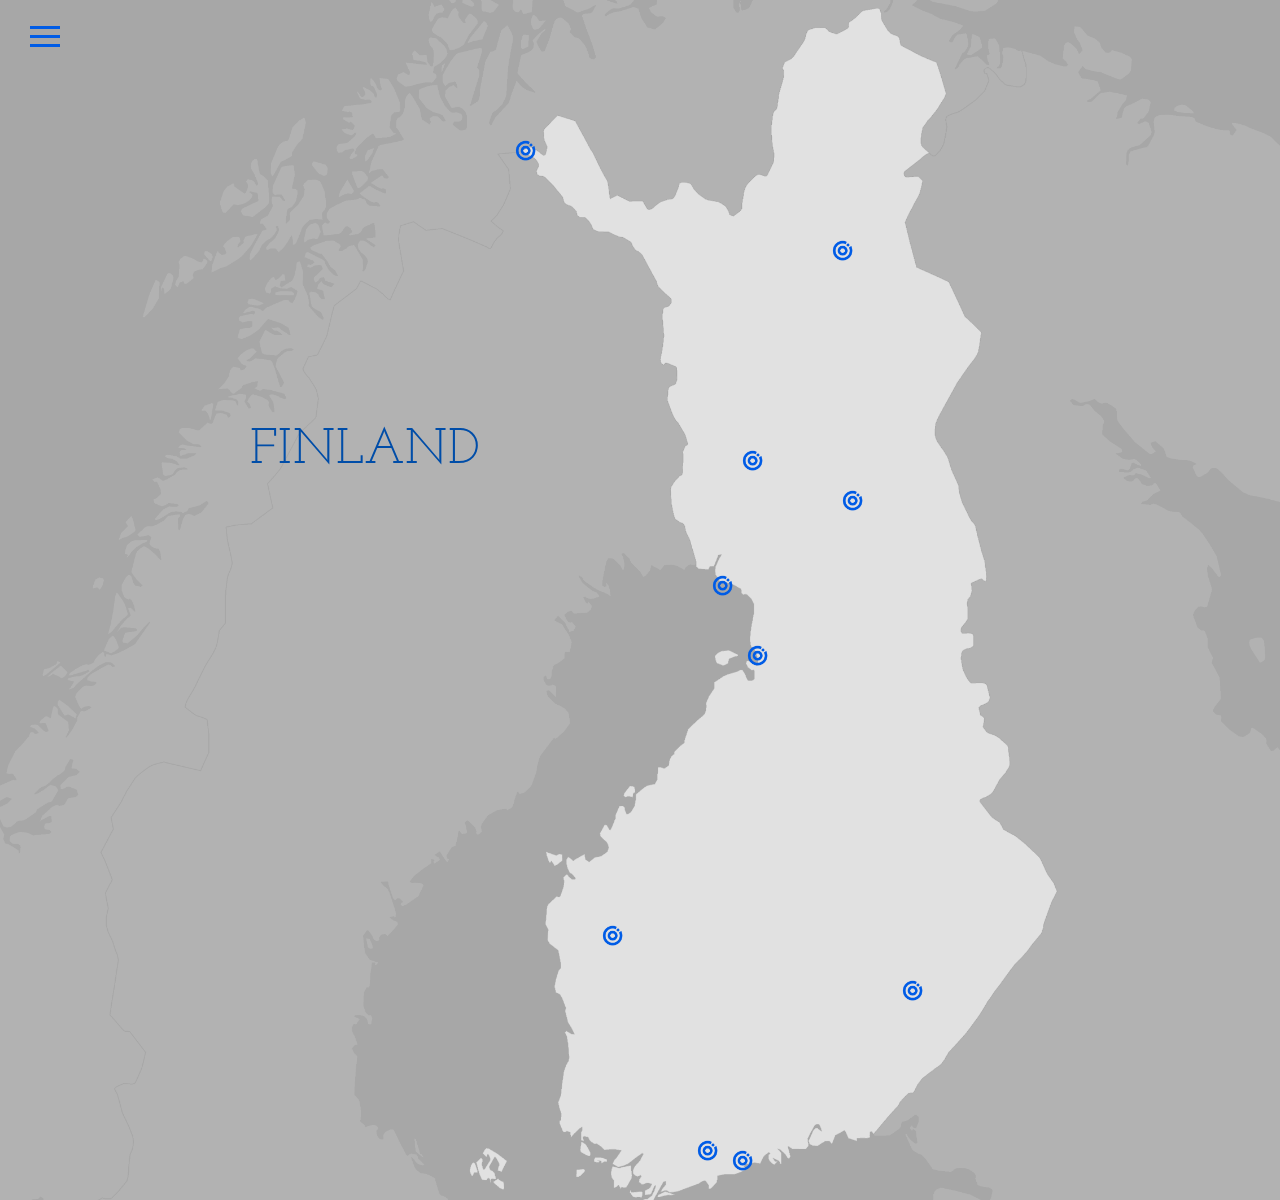
<file: finland.html>
<!DOCTYPE html>
<html lang="en" >

<head>
    <meta charset='UTF-8'>
    <meta name = 'description' content = 'See the World - GDES 5342'>
    <meta name = "keywords" content = "HTML,CSS,travel,GDES5342,JQuery,JavaScript,Finland">
    <meta name = "author" content = "Cara Leitheiser">
    <title>See the World - Finland</title>
    <link rel="stylesheet" href="css/finlandstyle.css">
    <link href="https://fonts.googleapis.com/css?family=Bitter|Josefin+Slab:400,600|Cousine|PT+Serif" rel="stylesheet">
    <script type="text/javascript" src="js/jquery-3.2.1.min.js"></script>
    <script type="text/javascript" src="js/imagepopups.js"></script>
    <script type="text/javascript" src="js/index.js"></script>


</head>

<body>
  
    <div id='finland'></div>

    <p id = 'country'>FINLAND</p>

    <div class="infobackground"></div>
    
    <div class="infoboxes">
        <img class = 'info' id = 'rovaniemiinfo' src='images/finland01.png'>
        <img class = 'info' id = 'kakslauttaneninfo' src='images/finland02.png' >
        <img class = 'info' id = 'dogsleddinginfo' src='images/finland03.png' >
        <img class = 'info' id = 'icebreakerinfo' src='images/finland04.png' >
        <img class = 'info' id = 'nuuksioinfo' src='images/finland05.png' >
        <img class = 'info' id = 'katajanokkainfo' src='images/finland06.png' >
        <img class = 'info' id = 'korouomainfo' src='images/finland07.png' >
        <img class = 'info' id = 'alpokoivumakiinfo' src='images/finland08.png' >
        <img class = 'info' id = 'kummakiviinfo' src='images/finland09.png' >
        <img class = 'info' id = 'treriksrosetinfo' src='images/finland10.png' >
    </div>
    
    <div id = 'questionmarks'>
        <div class = 'infoicon' id = 'rovaniemiicon'></div>
        <div class = 'infoicon' id = 'kakslauttanenicon'></div>
        <div class = 'infoicon' id = 'dogsleddingicon'></div>
        <div class = 'infoicon' id = 'icebreakericon'></div>
        <div class = 'infoicon' id = 'nuuksioicon'></div>
        <div class = 'infoicon' id = 'katajanokkaicon'></div>
        <div class = 'infoicon' id = 'korouomaicon'></div>
        <div class = 'infoicon' id = 'alpokoivumakiicon'></div>
        <div class = 'infoicon' id = 'kummakiviicon'></div>
        <div class = 'infoicon' id = 'treriksroseticon'></div>
     </div> 
 
    <div id = 'pointlocations'>    
        <div class = 'circle' id = 'rovaniemiloc'></div>
        <div class = 'circle' id = 'kakslauttanenloc'></div>
        <div class = 'circle' id = 'dogsleddingloc'></div>
        <div class = 'circle' id = 'icebreakerloc'></div>
        <div class = 'circle' id = 'nuuksioloc'></div>
        <div class = 'circle' id = 'katajanokkaloc'></div>
        <div class = 'circle' id = 'korouomaloc'></div>
        <div class = 'circle' id = 'alpokoivumakiloc'></div>
        <div class = 'circle' id = 'kummakiviloc'></div>
        <div class = 'circle' id = 'treriksrosetloc'></div>
    </div>

    <div id = 'images'>
        <img class = 'image' id = 'rovaniemiimg' src="images/rovaniemi.jpg">
        <img class = 'image' id = 'kakslauttanenimg' src="images/kakslauttanen.jpg">
        <img class = 'image' id = 'dogsleddingimg' src="images/dogsledding.jpg">
        <img class = 'image' id = 'icebreakerimg' src="images/icebreaker.jpg">
        <img class = 'image' id = 'nuuksioimg' src="images/nuuksio.jpg">
        <img class = 'image' id = 'katajanokkaimg' src="images/katajanokka.jpg">
        <img class = 'image' id = 'korouomaimg' src="images/korouoma.jpg">
        <img class = 'image' id = 'alpokoivumakiimg' src="images/alpokoivumaki.jpg">
        <img class = 'image' id = 'kummakiviimg' src="images/kummakivi.jpg">
        <img class = 'image' id = 'treriksrosetimg' src="images/treriksroset.jpg">   
    </div>

    <div class = 'navbar'>
        <p class = 'navtext' id = 'tohome'><a href = 'index.html'>HOME</a></p>
        <p class = 'navtext' id = 'toiceland'><a href = 'iceland.html'>ICELAND</a></p>
        <p class = 'navtext' id = 'tonorway'><a href = 'norway.html'>NORWAY</a></p>
        <p class = 'navtext' id = 'tosweden'><a href = 'sweden.html'>SWEDEN</a></p>
    </div> 

    <div class="container" onclick="myFunction(this)">
      <div class='bar1'></div>
      <div class='bar2'></div>
      <div class='bar3'></div>
    </div>
    
</body>

</html>
</file>
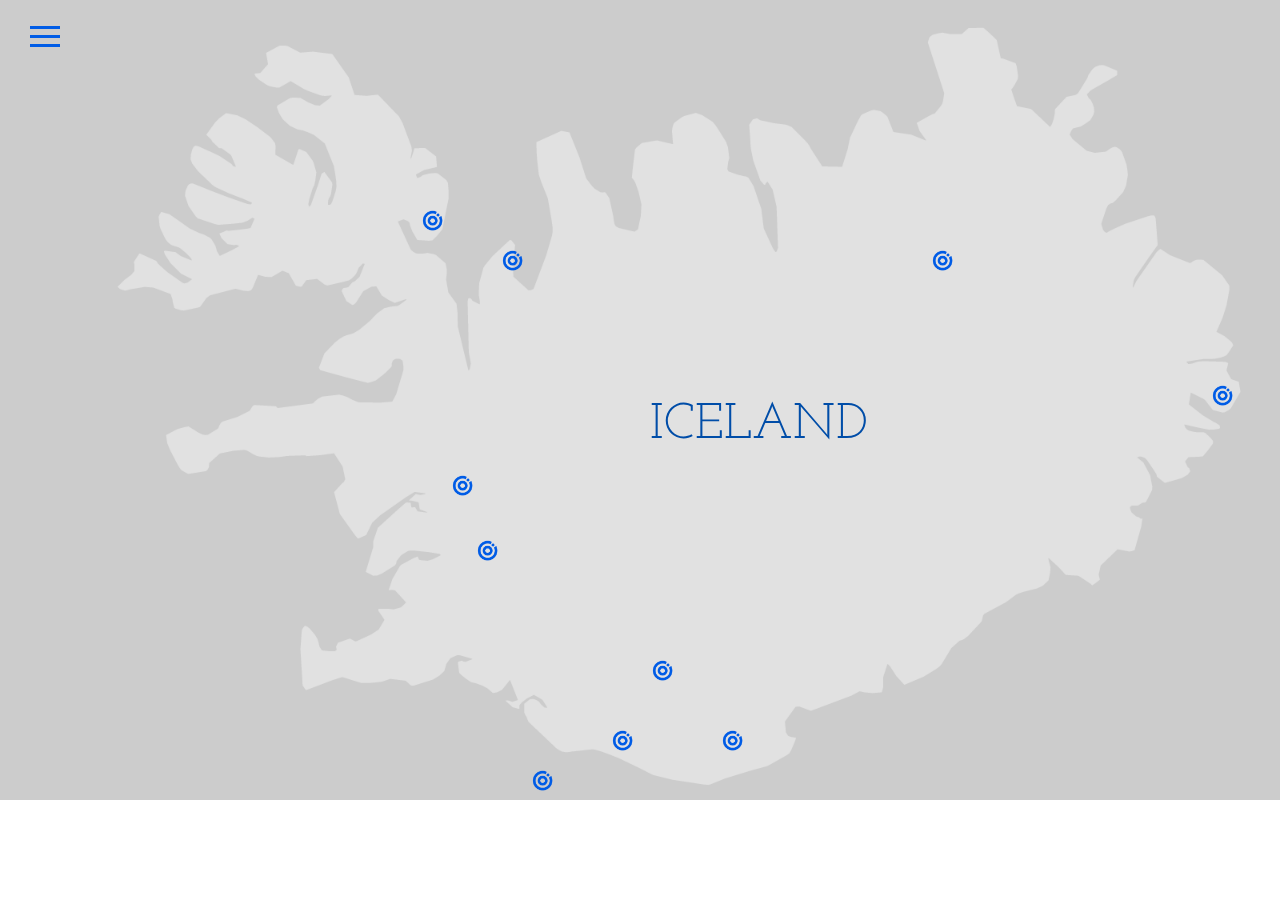
<file: iceland.html>
<!DOCTYPE html>
<html lang="en" >

<head>
    <meta charset="UTF-8">
    <meta name = "description" content = "See the World - GDES 5342">
    <meta name = "keywords" content = "HTML,CSS,travel,GDES5342,JQuery,JavaScript,Iceland">
    <meta name = "author" content = "Cara Leitheiser">
    <title>See the World - Iceland</title>
    <link rel="stylesheet" href="css/icelandstyle.css">
    <link href="https://fonts.googleapis.com/css?family=Bitter|Josefin+Slab:400,600|Cousine|PT+Serif" rel="stylesheet">
    <script type="text/javascript" src="js/jquery-3.2.1.min.js"></script>
    <script type="text/javascript" src="js/imagepopups.js"></script>
    <script type="text/javascript" src="js/index.js"></script>

</head>

<body>
    
    <div id='iceland'></div>

    <p id = 'country'>ICELAND</p>
    
    <div class="infobackground"></div>
    
    <div class="infoboxes">
        <img class = 'info' id = 'seljavallalauginfo' src='images/iceland01.png'>
        <img class = 'info' id = 'hvitserkurinfo' src='images/iceland02.png' >
        <img class = 'info' id = 'fjadrargljufurinfo' src='images/iceland03.png' >
        <img class = 'info' id = 'dimmuborgirinfo' src='images/iceland04.png' >
        <img class = 'info' id = 'landinfo' src='images/iceland05.png' >
        <img class = 'info' id = 'witchcraftinfo' src='images/iceland06.png' >
        <img class = 'info' id = 'heimayinfo' src='images/iceland07.png' >
        <img class = 'info' id = 'tingvellirinfo' src='images/iceland08.png' >
        <img class = 'info' id = 'hraunfossarinfo' src='images/iceland09.png' >
        <img class = 'info' id = 'petrasinfo' src='images/iceland10.png' >
    </div>
    
    <div id = 'questionmarks'>
        <div class = 'infoicon' id = 'seljavallulaugicon'></div>
        <div class = 'infoicon' id = 'hvitserkuricon'></div>
        <div class = 'infoicon' id = 'fjadrargljufuricon'></div>
        <div class = 'infoicon' id = 'dimmuborgiricon'></div>
        <div class = 'infoicon' id = 'landicon'></div>
        <div class = 'infoicon' id = 'witchcrafticon'></div>
        <div class = 'infoicon' id = 'heimayicon'></div>
        <div class = 'infoicon' id = 'tingvelliricon'></div>
        <div class = 'infoicon' id = 'hraunfossaricon'></div>
        <div class = 'infoicon' id = 'petrasicon'></div>
    </div>

    <div id = 'pointlocations'>
        <div class = 'circle' id = 'seljavallulaugloc'></div>
        <div class = 'circle' id = 'hvitserkurloc'></div>
        <div class = 'circle' id = 'fjadrargljufurloc'></div>
        <div class = 'circle' id = 'dimmuborgirloc'></div>
        <div class = 'circle' id = 'landloc'></div>
        <div class = 'circle' id = 'witchcraftloc'></div>
        <div class = 'circle' id = 'heimayloc'></div>
        <div class = 'circle' id = 'tingvellirloc'></div>
        <div class = 'circle' id = 'hraunfossarloc'></div>
        <div class = 'circle' id = 'petrasloc'></div>
    </div>

    <div id = 'images'>
        <img class = 'image' id = 'seljavallulaugimg' src="images/seljavallalaug.jpg">
        <img class = 'image' id = 'hvitserkurimg' src="images/hvitserkur.jpg">
        <img class = 'image' id = 'fjadrargljufurimg' src="images/fjadrargljufur.jpg">
        <img class = 'image' id = 'dimmuborgirimg' src="images/dimmuborgir.jpg">
        <img class = 'image' id = 'landimg' src="images/landmannalaugar.jpg">
        <img class = 'image' id = 'witchcraftimg' src="images/witchcraft.jpg">
        <img class = 'image' id = 'heimayimg' src="images/heimay.jpg">
        <img class = 'image' id = 'tingvellirimg' src="images/tingvellir.jpg">
        <img class = 'image' id = 'hraunfossarimg' src="images/hraunfossar.jpg">
        <img class = 'image' id = 'petrasimg' src="images/petras.jpg">
    </div>

    <div class = 'navbar'>
        <p class = 'navtext' id = 'tohome'><a href = 'index.html'>HOME</a></p>
        <p class = 'navtext' id = 'tonorway'><a href = 'norway.html'>NORWAY</a></p>
        <p class = 'navtext' id = 'tosweden'><a href = 'sweden.html'>SWEDEN</a></p>
        <p class = 'navtext' id = 'tofinland'><a href = 'finland.html'>FINLAND</a></p>
    </div>   

    <div class="container" onclick="myFunction(this)">
      <div class='bar1'></div>
      <div class='bar2'></div>
      <div class='bar3'></div>
    </div>    
    
</body>

</html>
</file>
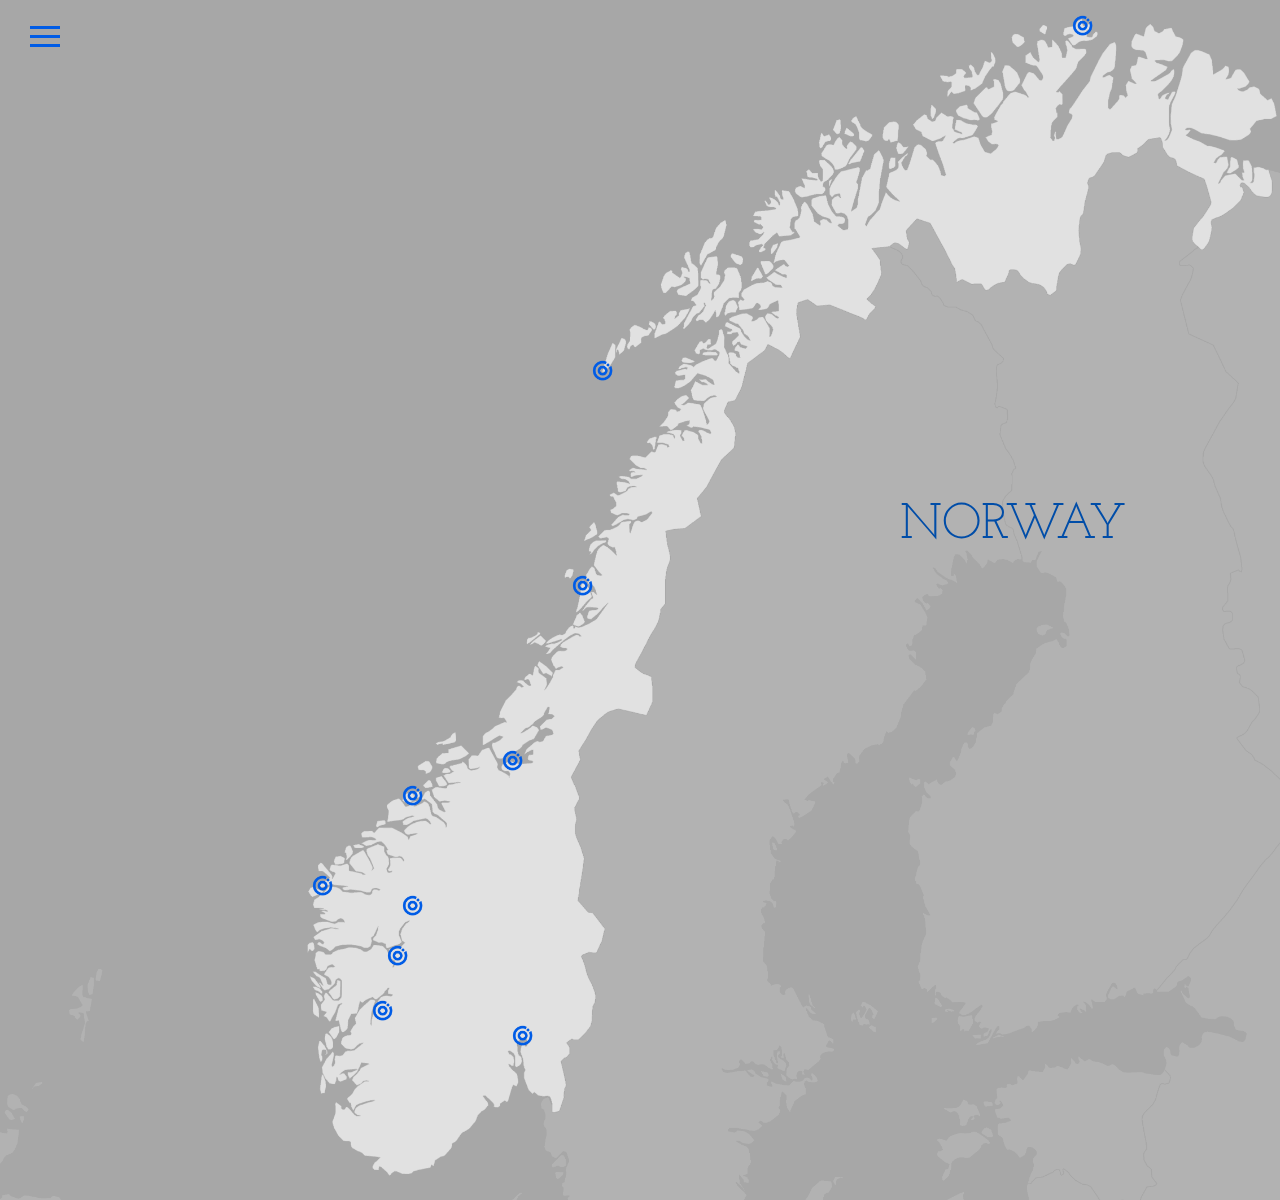
<file: norway.html>
<!DOCTYPE html>
<html lang="en" >

<head>
    <meta charset="UTF-8">
    <meta name = "description" content = "See the World - GDES 5342">
    <meta name = "keywords" content = "HTML,CSS,travel,GDES5342,JQuery,JavaScript,Norway">
    <meta name = "author" content = "Cara Leitheiser">
    <title>See the World - Norway</title>
    <link rel="stylesheet" href="css/norwaystyle.css">
    <link href="https://fonts.googleapis.com/css?family=Bitter|Josefin+Slab:400,600|Cousine|PT+Serif" rel="stylesheet">
    <script type="text/javascript" src="js/jquery-3.2.1.min.js"></script>
    <script type="text/javascript" src="js/imagepopups.js"></script>
    <script type="text/javascript" src="js/index.js"></script>

</head>

<body>
  
    <div id='norway'></div>

    <p id = 'country'>NORWAY</p>

    <div class="infobackground"></div>

    <div class="infoboxes">
            <img class = 'info' id = 'northcapeinfo' src='images/norway01.png'>
            <img class = 'info' id = 'rostinfo' src='images/norway02.png' >
            <img class = 'info' id = 'torghatteninfo' src='images/norway03.png' >
            <img class = 'info' id = 'trondheiminfo' src='images/norway04.png' >
            <img class = 'info' id = 'kannesteineninfo' src='images/norway05.png' >
            <img class = 'info' id = 'nigardsbreeninfo' src='images/norway06.png' >
            <img class = 'info' id = 'trolltungainfo' src='images/norway07.png' >
            <img class = 'info' id = 'atlanticroadinfo' src='images/norway08.png' >
            <img class = 'info' id = 'aurlandinfo' src='images/norway09.png' >
            <img class = 'info' id = 'minibottleinfo' src='images/norway10.png' >
        </div>

    <div id = 'questionmarks'>
            <div class = 'infoicon' id = 'northcapeicon'></div>
            <div class = 'infoicon' id = 'rosticon'></div>
            <div class = 'infoicon' id = 'torghattenicon'></div>
            <div class = 'infoicon' id = 'trondheimicon'></div>
            <div class = 'infoicon' id = 'kannesteinenicon'></div>
            <div class = 'infoicon' id = 'nigardsbreenicon'></div>
            <div class = 'infoicon' id = 'trolltungaicon'></div>
            <div class = 'infoicon' id = 'atlanticroadicon'></div>
            <div class = 'infoicon' id = 'aurlandicon'></div>
            <div class = 'infoicon' id = 'minibottleicon'></div>
         </div>

    <div id = 'pointlocations'>
        <div class = 'circle' id = 'northcapeloc'></div>
        <div class = 'circle' id = 'rostloc'></div>
        <div class = 'circle' id = 'torghattenloc'></div>
        <div class = 'circle' id = 'trondheimloc'></div>
        <div class = 'circle' id = 'kannesteinenloc'></div>
        <div class = 'circle' id = 'nigardsbreenloc'></div>
        <div class = 'circle' id = 'trolltungaloc'></div>
        <div class = 'circle' id = 'atlanticroadloc'></div>
        <div class = 'circle' id = 'aurlandloc'></div>
        <div class = 'circle' id = 'minibottleloc'></div>
    </div>

    <div id = 'images'>
        <img class = 'image' id = 'northcapeimg' src="images/northcape.jpg">
        <img class = 'image' id = 'rostimg' src="images/rost.jpg">
        <img class = 'image' id = 'torghattenimg' src="images/torghatten.jpg">
        <img class = 'image' id = 'trondheimimg' src="images/trondheim.jpg">
        <img class = 'image' id = 'kannesteinenimg' src="images/kannesteinen.jpg">
        <img class = 'image' id = 'nigardsbreenimg' src="images/nigardsbreen.jpg">
        <img class = 'image' id = 'trolltungaimg' src="images/trolltunga.jpg">
        <img class = 'image' id = 'atlanticroadimg' src="images/atlanticroad.jpg">
        <img class = 'image' id = 'aurlandimg' src="images/aurland.jpg">
        <img class = 'image' id = 'minibottleimg' src="images/minibottle.jpg">
    </div>

    <div class = 'navbar'>
        <p class = 'navtext' id = 'tohome'><a href = 'index.html'>HOME</a></p>
        <p class = 'navtext' id = 'tosweden'><a href = 'sweden.html'>SWEDEN</a></p>
        <p class = 'navtext' id = 'tofinland'><a href = 'finland.html'>FINLAND</a></p>
        <p class = 'navtext' id = 'toiceland'><a href = 'iceland.html'>ICELAND</a></p>
    </div>   

    <div class="container" onclick="myFunction(this)">
      <div class='bar1'></div>
      <div class='bar2'></div>
      <div class='bar3'></div>
    </div>

</body>

</html>
</file>
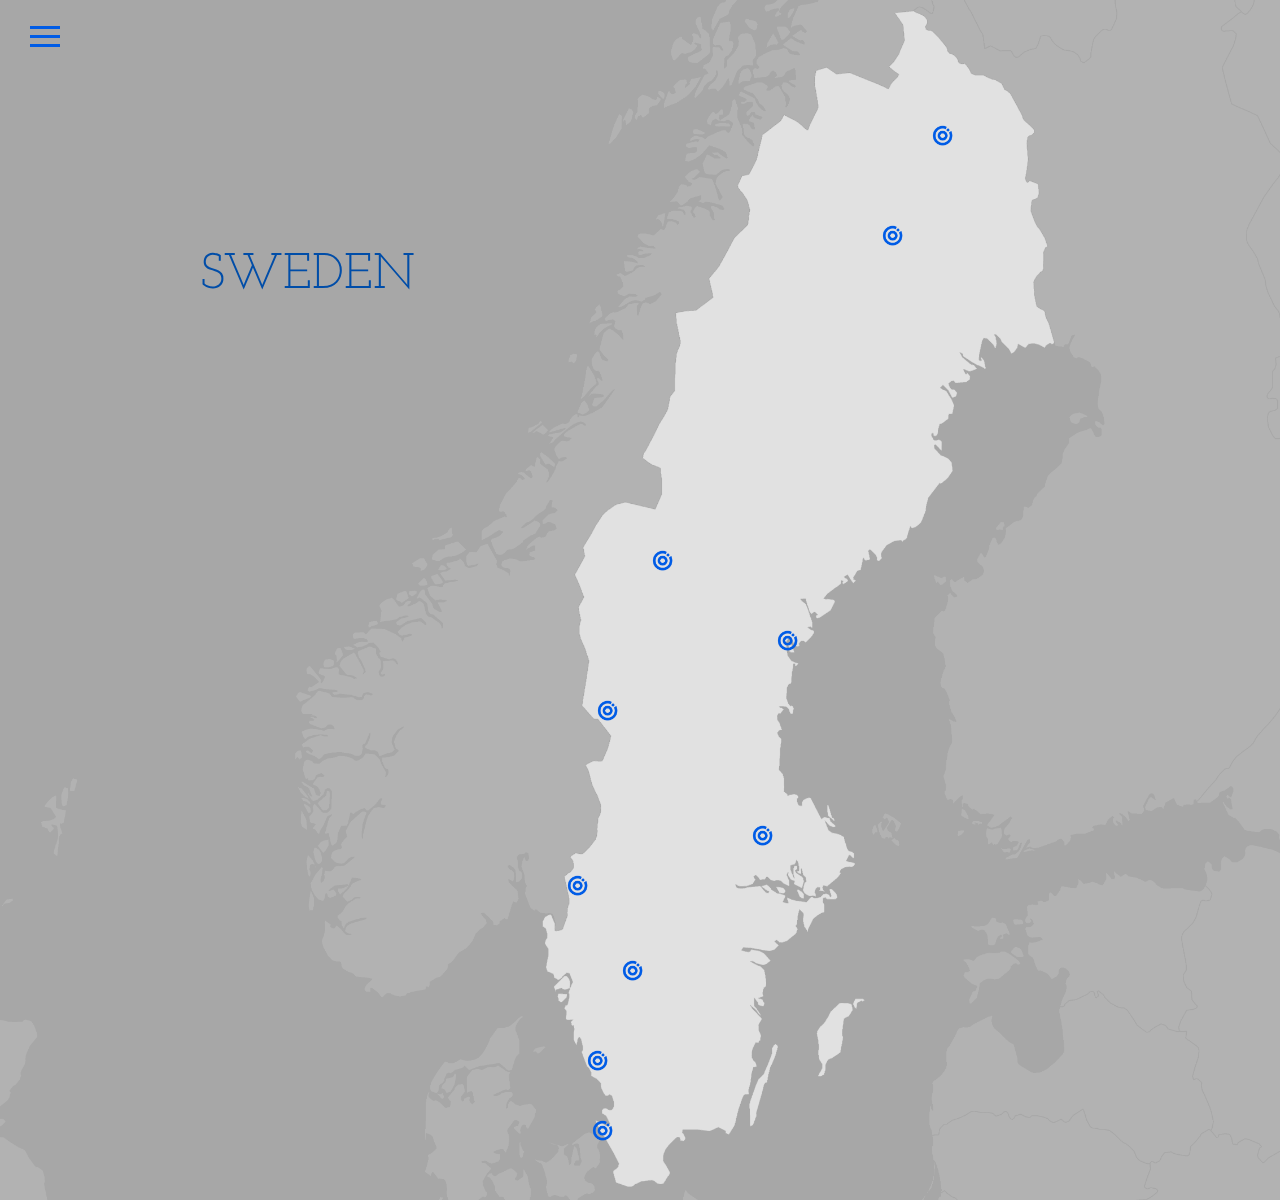
<file: sweden.html>
<!DOCTYPE html>
<html lang="en" >

<head>
    <meta charset="UTF-8">
    <meta name = "description" content = "See the World - GDES 5342">
    <meta name = "keywords" content = "HTML,CSS,travel,GDES5342,JQuery,JavaScript,Sweden">
    <meta name = "author" content = "Cara Leitheiser">
    <title>See the World - Sweden</title>
    <link rel="stylesheet" href="css/swedenstyle.css">
    <link href="https://fonts.googleapis.com/css?family=Bitter|Josefin+Slab:400,600|Cousine|PT+Serif" rel="stylesheet">
    <script type="text/javascript" src="js/jquery-3.2.1.min.js"></script>
    <script type="text/javascript" src="js/imagepopups.js"></script>
    <script type="text/javascript" src="js/index.js"></script>
</head>

<body>

    <div id='sweden'></div>

    <p id = 'country'>SWEDEN</p>

    <div class="infobackground"></div>

    <div class="infoboxes">
            <img class = 'info' id = 'icehotelinfo' src='images/sweden01.png'>
            <img class = 'info' id = 'fulufjalletinfo' src='images/sweden02.png' >
            <img class = 'info' id = 'storsjoninfo' src='images/sweden03.png' >
            <img class = 'info' id = 'jokkmokkinfo' src='images/sweden04.png' >
            <img class = 'info' id = 'salainfo' src='images/sweden05.png' >
            <img class = 'info' id = 'bastnasinfo' src='images/sweden06.png' >
            <img class = 'info' id = 'bexellinfo' src='images/sweden07.png' >
            <img class = 'info' id = 'wragardeninfo' src='images/sweden08.png' >
            <img class = 'info' id = 'failuresinfo' src='images/sweden09.png' >
            <img class = 'info' id = 'bureplatseninfo' src='images/sweden10.png' >
        </div>

    <div id = 'questionmarks'>
            <div class = 'infoicon' id = 'icehotelicon'></div>
            <div class = 'infoicon' id = 'fulufjalleticon'></div>
            <div class = 'infoicon' id = 'storsjonicon'></div>
            <div class = 'infoicon' id = 'jokkmokkicon'></div>
            <div class = 'infoicon' id = 'salaicon'></div>
            <div class = 'infoicon' id = 'bastnasicon'></div>
            <div class = 'infoicon' id = 'bexellicon'></div>
            <div class = 'infoicon' id = 'wragardenicon'></div>
            <div class = 'infoicon' id = 'failuresicon'></div>
            <div class = 'infoicon' id = 'bureplatsenicon'></div>
         </div>

    <div id = 'pointlocations'>
        <div class = 'circle' id = 'icehotelloc'></div>
        <div class = 'circle' id = 'fulufjalletloc'></div>
        <div class = 'circle' id = 'storsjonloc'></div>
        <div class = 'circle' id = 'jokkmokkloc'></div>
        <div class = 'circle' id = 'salaloc'></div>
        <div class = 'circle' id = 'bastnasloc'></div>
        <div class = 'circle' id = 'bexellloc'></div>
        <div class = 'circle' id = 'wragardenloc'></div>
        <div class = 'circle' id = 'failuresloc'></div>
        <div class = 'circle' id = 'bureplatsenloc'></div>
    </div>   

    <div id = 'images'>
        <img class = 'image' id = 'icehotelimg' src="images/icehotel.jpg">
        <img class = 'image' id = 'fulufjalletimg' src="images/fulufjallet.jpg">
        <img class = 'image' id = 'storsjonimg' src="images/storsjon.jpg">
        <img class = 'image' id = 'jokkmokkimg' src="images/jokkmokk.jpg">
        <img class = 'image' id = 'salaimg' src="images/sala.jpg">
        <img class = 'image' id = 'bastnasimg' src="images/bastnas.jpg">
        <img class = 'image' id = 'bexellimg' src="images/bexell.jpg">
        <img class = 'image' id = 'wragardenimg' src="images/wragarden.jpg">
        <img class = 'image' id = 'failuresimg' src="images/failures.jpg">
        <img class = 'image' id = 'bureplatsenimg' src="images/bureplatsen.jpg">
    </div>

    <div class = 'navbar'>
        <p class = 'navtext' id = 'tohome'><a href = 'index.html'>HOME</a></p>
        <p class = 'navtext' id = 'tofinland'><a href = 'finland.html'>FINLAND</a></p>
        <p class = 'navtext' id = 'toiceland'><a href = 'iceland.html'>ICELAND</a></p>
        <p class = 'navtext' id = 'tonorway'><a href = 'norway.html'>NORWAY</a></p>
    </div>   

    <div class="container" onclick="myFunction(this)">
      <div class='bar1'></div>
      <div class='bar2'></div>
      <div class='bar3'></div>
    </div>

</body>

</html>
</file>
<file: css/main.css>
body {
    height:1675px;
}

/*Cover page*/
#worldmap svg {
    position: absolute;
    top: 98px;
    left: 1035px;
    background:rgba(0,0,0,0);
    border-radius: 200px;
    box-shadow:0 0 10px rgba(0,0,0,0.4);
/*    height:90px;*/
/*    width:90px;*/
}
.land {
  fill: rgba(255,255,255,1);
}
#downarrow{
    background-image: url(../images/whitearrow.png);
    color: white;
    position: absolute;
    height: 50px;
    width: 75px;
    top: 700px;
    left: 660px;
    background-size: cover;
}
#cover{
    background-image: url(../images/cover.jpg);
    position: absolute;
    top: 0px;
    left: 0px;
    height: 800px;
    width: 1400px;
    background-size: cover;
}
#covertext{
    color: white;
    font-family: 'Josefin Slab', serif;
    font-size: 100px;
    position: absolute;
    top:0px;
    left:500px;
    z-index: 1;
}

/*Map Page*/
#infopara {
    color: rgb(0,92,230);
    font-size: 20px;
    font-family: 'PT Serif', serif;
    position: absolute;
    top: 870px;
    left: 250px;
    height: 200px;
    width: 550px;
    z-index: 1;
}
#mapextent{
    background-image: url(../images/backgroundmap.png);
    position: absolute;
    top: 800px;
    left: 0px;
    height: 900px;
    width: 1400px;
    background-size: cover;
    background-repeat: no-repeat;
    z-index: -1;
}

/*Country Labels*/
.country {
    color: rgb(0, 77, 168);
    font-family: 'Josefin Slab', serif;
    font-size: 20px;
}
#iceland{
    position: absolute;
    top:1212px;
    left:160px;    
}
#finland{
    position: absolute;
    top:1315px;
    left:1190px;    
}
#norway{
    position: absolute;
    top:1390px;
    left:800px;    
}
#sweden{
    position: absolute;
    top:1100px;
    left:1020px;    
}

/*Credits*/
.credits{
    background-color: rgb(0,0,0,0);
    height: 25px;
    width: 60px;
    position: absolute;
    top:1655px;
    left:1270px;
    color: rgb(0,92,230);
    font-family: 'Josefin Slab', serif;
    font-size: 15px;
    z-index: 3;
}
.creditimg{
    position: fixed;
    height: 700px;
    width: 950px;
    top: 50px;
    left: 245px;
    z-index: 2;
    display: none;
}
.creditclose{
    background-image: url(../images/close.png);
    background-size: cover;
    position: fixed;
    height: 25px;
    width: 25px;
    top: 50px;
    left: 1165px;
    z-index: 3;
    display: none;
}

/*Country Outlines*/
.outline {
  fill:rgb(0,92,230);
  fill-opacity: 0;
  stroke: rgb(0,77,168);
  stroke-opacity: 1;
  stroke-width: 1.5;
}
  .outline:hover {
    fill:rgb(0,92,230);
    fill-opacity: .7;
  }
#map{
    position: absolute;
    top:851px; 
    left:62px;
}
</file>
<file: css/finlandstyle.css>
#finland{
    background-image: url(../images/finlandextent.png);
    position: absolute;
    top: 0px;
    left: 0px;
    height: 1200px;
    width: 1500px;
    background-size: cover;
    z-index: -1;
}
#country{
    color: rgb(0,77,168);
    font-family: 'Josefin Slab', serif;
    font-size: 50px;
    position: Fixed;
    top: 375px;
    left: 250px;
    z-index: 1;
}

/*IMAGE POPUPS*/
.circle{
    background-image: url(../images/circle.png);
    height: 25px;
    width: 25px;
    background-size:cover;
    cursor: pointer;
}
.image{
    position: fixed;
    background-size: cover;
    display: none;
    top: 50%;
    left: 50%;
    height: 750px;
    width: 1000px;
    z-index: 2;
    transform: translate(-50%, -50%);  
}
.infoicon{
    position: fixed;
    background-image: url(../images/info.png);
    background-size: cover;
    display: none;
    height: 50px;
    width: 50px;
    z-index: 3;
    cursor: pointer;
}

/*INFO POPUPS*/
.infobackground {
    position: fixed;
    width: 400px;
    height: 400px;
    background: rgba(211,211,211,0.9);
    z-index: 3;
    top: 350px;
    left: 775px;
    display: none;
}
.info {
    position: fixed;
    background-size: cover;
    display: none;
    width: 400px;
    height: 400px;
    z-index: 4;
    top: 350px;
    left: 775px;
    
}

/*NAVIGATION BAR*/
.container {
    display: inline-block;
    cursor: pointer;
    position: fixed;
    top: 20px;
    left: 30px;
}
.navbar{
    position: Fixed;
    width: 1100;
    height: 100;
    top: 40px;
    left: 30px;
    color: rgb(0,92,230);
    font-family: 'Josefin Slab', serif;
    font-size: 18px;
    display: none;
}

a:link {
    color: rgb(0,92,230);
    background-color: transparent;
    text-decoration: none;
}
a:visited {
    color: rgb(0,92,230);
    background-color: transparent;
    text-decoration: none;
}
a:hover {
    color: rgb(0,77,168);
    background-color: transparent;
    text-decoration: none;
}

.bar1, .bar2, .bar3 {
    width: 30px;
    height: 3px;
    background-color: rgb(0,92,230);
    margin: 6px 0;
    transition: 0.4s;
}
/* Rotate first bar */
.change .bar1 {
    -webkit-transform: rotate(-45deg) translate(-7px, 5px) ;
    transform: rotate(-45deg) translate(-7px, 5px) ;
}
/* Fade out the second bar */
.change .bar2 {
    opacity: 0;
}
/* Rotate last bar */
.change .bar3 {
    -webkit-transform: rotate(45deg) translate(-7px, -7px) ;
    transform: rotate(45deg) translate(-7px, -7px) ;
}

/*POINT LOCATIONS*/
#rovaniemiloc{
    position: absolute;
    top:450px;
    left:740px;
}
#kakslauttanenloc{
    position: absolute;
    top:240px;
    left:830px;
}
#dogsleddingloc{
    position: absolute;
    top:645px;
    left:745px;
}
#icebreakerloc{
    position: absolute;
    top:575px;
    left:710px;
}
#nuuksioloc{
    position: absolute;
    top:1140px;
    left:695px;
}
#katajanokkaloc{
    position: absolute;
    top:1150px;
    left:730px;
}
#korouomaloc{
    position: absolute;
    top:490px;
    left:840px;
}
#alpokoivumakiloc{
    position: absolute;
    top:925px;
    left:600px;
}
#kummakiviloc{
    position: absolute;
    top:980px;
    left:900px;
}
#treriksrosetloc{
    position: absolute;
    top:140px;
    left:513px;
}

/*INFO ICONS*/
#rovaniemiicon{
    position: fixed;
    top: 710px;
    left: 225px;
}
#kakslauttanenicon{
    position: fixed;
    top: 710px;
    left: 225px;
}
#dogsleddingicon{
    position: fixed;
    top: 710px;
    left: 225px;
}
#icebreakericon{
    position: fixed;
    top: 710px;
    left: 225px;
}
#nuuksioicon{
    position: fixed;
    top: 710px;
    left: 225px;
}
#katajanokkaicon{
    position: fixed;
    top: 710px;
    left: 225px;
}
#korouomaicon{
    position: fixed;
    top: 710px;
    left: 225px;
}
#alpokoivumakiicon{
    position: fixed;
    top: 710px;
    left: 225px;
}
#kummakiviicon{
    position: fixed;
    top: 710px;
    left: 225px;
}
#treriksroseticon{
    position: fixed;
    top: 710px;
    left: 225px;
}
</file>
<file: css/icelandstyle.css>
#iceland{
    background-image: url(../images/icelandextent.png);
    position: absolute;
    top: 0px;
    left: 0px;
    height: 800px;
    width: 1400px;
    background-size: cover;
    z-index: -1;
}
#country{
    color:rgb(0,77,168);
    font-family: 'Josefin Slab', serif;
    font-size: 50px;
    position: absolute;
    top: 350px;
    left: 650px;
    z-index: 1
}

/*IMAGE POPUPS*/
.circle{
    background-image: url(../images/circle.png);
    height: 25px;
    width: 25px;
    background-size:cover;
    cursor: pointer;
}
.image{
    position: fixed;
    background-size: cover;
    display: none;
    top: 50%;
    left: 50%;
    height: 750px;
    width: 1000px;
    z-index: 2;
    transform: translate(-50%, -50%);  
}
.infoicon{
    position:fixed;
    background-image: url(../images/info.png);
    background-size: cover;
    display: none;
    height: 50px;
    width: 50px;
    z-index: 3;
    cursor: pointer;
}

/*INFO POPUPS*/
.infobackground {
    position: fixed;
    width: 400px;
    height: 400px;
    background: rgba(211,211,211,0.9);
    z-index: 3;
    top: 350px;
    left: 775px;
    display: none;
}
.info {
    position: fixed;
    background-size: cover;
    display: none;
    width: 400px;
    height: 400px;
    z-index: 4;
    top: 350px;
    left: 775px; 
}
/*
.name{
    display: none;
    font-family: 'Josefin Slab', serif;
    width: 400px;
    height: 50px;
    color: black;
    font-size: 30px;
}
*/

/*NAVIGATION BAR*/
.container {
    display: inline-block;
    cursor: pointer;
    position: fixed;
    top: 20px;
    left: 30px;
}
.navbar{
    position: Fixed;
    width: 1100;
    height: 100;
    top: 40px;
    left: 30px;
    color: rgb(0,92,230);
    font-family: 'Josefin Slab', serif;
    font-size: 18px;
    display: none;
}

a:link {
    color: rgb(0,92,230);
    background-color: transparent;
    text-decoration: none;
}
a:visited {
    color: rgb(0,92,230);
    background-color: transparent;
    text-decoration: none;
}
a:hover {
    color: rgb(0,77,168);
    background-color: transparent;
    text-decoration: none;
}

.bar1, .bar2, .bar3 {
    width: 30px;
    height: 3px;
    background-color: rgb(0,92,230);
    margin: 6px 0;
    transition: 0.4s;
}
/* Rotate first bar */
.change .bar1 {
    -webkit-transform: rotate(-45deg) translate(-7px, 5px) ;
    transform: rotate(-45deg) translate(-7px, 5px) ;
}
/* Fade out the second bar */
.change .bar2 {
    opacity: 0;
}
/* Rotate last bar */
.change .bar3 {
    -webkit-transform: rotate(45deg) translate(-7px, -7px) ;
    transform: rotate(45deg) translate(-7px, -7px) ;
}

/*POINT LOCATIONS*/
#seljavallulaugloc{
    position: absolute;
    top: 730px;
    left: 610px;
}
#hvitserkurloc{
    position: absolute;
    top: 250px;
    left: 500px;
}
#fjadrargljufurloc{
    position: absolute;
    top: 730px;
    left: 720px;
}
#dimmuborgirloc{
    position: absolute;
    top: 250px;
    left: 930px;
}
#landloc{
    position: absolute;
    top: 660px;
    left: 650px;
}
#witchcraftloc{
    position: absolute;
    top: 210px;
    left: 420px;
}
#heimayloc{
    position: absolute;
    top: 770px;
    left: 530px;
}
#tingvellirloc{
    position:absolute;
    top: 540px;
    left: 475px;
}
#hraunfossarloc{
    position: absolute;
    top: 475px;
    left: 450px;
}
#petrasloc{
    position: absolute;
    top: 385px;
    left: 1210px;
}

/*INFO ICONS*/
#seljavallulaugicon{
    position: fixed;
    top: 700px;
    left: 215px;
}
#hvitserkuricon{
    position: fixed;
    top: 700px;
    left: 215px;
}
#fjadrargljufuricon{
    position: fixed;
    top: 700px;
    left: 215px;
}
#dimmuborgiricon{
    position: fixed;
    top: 700px;
    left: 215px;
}
#landicon{
    position: fixed;
    top: 700px;
    left: 215px;
}
#witchcrafticon{
    position: fixed;
    top: 700px;
    left: 215px;
}
#heimayicon{
    position: fixed;
    top: 700px;
    left: 215px;
}
#tingvelliricon{
    position: fixed;
    top: 700px;
    left: 215px;
}
#hraunfossaricon{
    position: fixed;
    top: 700px;
    left: 215px;
}
#petrasicon{
    position: fixed;
    top: 700px;
    left: 215px;
}

/*
PLACE NAMES

#seljavallulaugname{
    position: fixed;
    top: 350px;
    left: 775px;
}
#hvitserkurname{
    position: fixed;
    top: 350px;
    left: 775px;
}
#fjadrargljufurname{
    position: fixed;
    top: 350px;
    left: 775px;
}
#dimmuborgirname{
    position: fixed;
    top: 350px;
    left: 775px;
}
#landname{
    position: fixed;
    top: 350px;
    left: 775px;
}
#witchcraftname{
    position: fixed;
    top: 350px;
    left: 775px;
}
#heimayname{
    position: fixed;
    top: 350px;
    left: 775px;
}
#tingvellirname{
    position: fixed;
    top: 350px;
    left: 775px;
}
#hraunfossarname{
    position: fixed;
    top: 350px;
    left: 775px;
}
#petrasname{
    position: fixed;
    top: 350px;
    left: 775px;
}
*/
</file>
<file: css/norwaystyle.css>
#norway{
    background-image: url(../images/norwayextent.png);
    position: absolute;
    top: 0px;
    left: 0px;
    height: 1200px;
    width: 1500px;
    background-size: cover;
    z-index: -1
}
#country{
    color: rgb(0,77,168);
    font-family: 'Josefin Slab', serif;
    font-size: 50px;
    position: Fixed;
    top: 450px;
    left: 900px;
    z-index: 1;
}

/*IMAGE POPUPS*/
.circle{
    background-image: url(../images/circle.png);
    height: 25px;
    width: 25px;
    background-size:cover;
    cursor: pointer;
}
.image{
    position: fixed;
    background-size: cover;
    display: none;
    top: 50%;
    left: 50%;
    height: 750px;
    width: 1000px;
    z-index: 2;
    transform: translate(-50%, -50%);  
}
.infoicon{
    position:fixed;
    background-image: url(../images/info.png);
    background-size: cover;
    display: none;
    height: 50px;
    width: 50px;
    z-index: 3;
    cursor: pointer;
}

/*INFO POPUPS*/
.infobackground {
    position: fixed;
    width: 400px;
    height: 400px;
    background: rgba(211,211,211,0.9);
    z-index: 3;
    top: 350px;
    left: 775px;
    display: none;
}
.info {
    position: fixed;
    background-size: cover;
    display: none;
    width: 400px;
    height: 400px;
    z-index: 4;
    top: 350px;
    left: 775px; 
}

/*NAVIGATION BAR*/
.container {
    display: inline-block;
    cursor: pointer;
    position: fixed;
    top: 20px;
    left: 30px;
}
.navbar{
    position: Fixed;
    width: 1100;
    height: 100;
    top: 40px;
    left: 30px;
    color: rgb(0,92,230);
    font-family: 'Josefin Slab', serif;
    font-size: 18px;
    display: none;
}

a:link {
    color: rgb(0,92,230);
    background-color: transparent;
    text-decoration: none;
}
a:visited {
    color: rgb(0,92,230);
    background-color: transparent;
    text-decoration: none;
}
a:hover {
    color: rgb(0,77,168);
    background-color: transparent;
    text-decoration: none;
}

.bar1, .bar2, .bar3 {
    width: 30px;
    height: 3px;
    background-color: rgb(0,92,230);
    margin: 6px 0;
    transition: 0.4s;
}
/* Rotate first bar */
.change .bar1 {
    -webkit-transform: rotate(-45deg) translate(-7px, 5px) ;
    transform: rotate(-45deg) translate(-7px, 5px) ;
}
/* Fade out the second bar */
.change .bar2 {
    opacity: 0;
}
/* Rotate last bar */
.change .bar3 {
    -webkit-transform: rotate(45deg) translate(-7px, -7px) ;
    transform: rotate(45deg) translate(-7px, -7px) ;
}

/*POINT LOCATIONS*/
#northcapeloc{
    position: absolute;
    top:15px;
    left:1070px;
}
#rostloc{
    position: absolute;
    top:360px;
    left:590px;
}
#torghattenloc{
    position: absolute;
    top:575px;
    left:570px;
}
#trondheimloc{
    position: absolute;
    top:750px;
    left:500px;
}
#kannesteinenloc{
    position: absolute;
    top:875px;
    left:310px;
}
#nigardsbreenloc{
    position: absolute;
    top:895px;
    left:400px;
}
#trolltungaloc{
    position: absolute;
    top:1000px;
    left:370px;
}
#atlanticroadloc{
    position: absolute;
    top:785px;
    left:400px;
}
#aurlandloc{
    position: absolute;
    top:945px;
    left:385px;
}
#minibottleloc{
    position: absolute;
    top:1025px;
    left:510px;
}

/*INFO ICONS*/
#northcapeicon{
    position: fixed;
    top: 710px;
    left: 225px;
}
#rosticon{
    position: fixed;
    top: 710px;
    left: 225px;
}
#torghattenicon{
    position: fixed;
    top: 710px;
    left: 225px;
}
#trondheimicon{
    position: fixed;
    top: 710px;
    left: 225px;
}
#kannesteinenicon{
    position: fixed;
    top: 710px;
    left: 225px;
}
#nigardsbreenicon{
    position: fixed;
    top: 710px;
    left: 225px;
}
#trolltungaicon{
    position: fixed;
    top: 710px;
    left: 225px;
}
#atlanticroadicon{
    position: fixed;
    top: 710px;
    left: 225px;
}
#aurlandicon{
    position: fixed;
    top: 710px;
    left: 225px;
}
#minibottleicon{
    position: fixed;
    top: 710px;
    left: 225px;
}
</file>
<file: css/swedenstyle.css>
#sweden{
    background-image: url(../images/swedenextent.png);
    position: absolute;
    top: 0px;
    left: 0px;
    height: 1200px;
    width: 1500px;
    background-size: cover;
    z-index: -1
}
#country{
    color: rgb(0,77,168);
    font-family: 'Josefin Slab', serif;
    font-size: 50px;
    position: fixed;
    top: 200px;
    left: 200px;
}

/*IMAGE POPUPS*/
.circle{
    background-image: url(../images/circle.png);
    height: 25px;
    width: 25px;
    background-size:cover;
    cursor: pointer;
}
.image{
    position: fixed;
    background-size: cover;
    display: none;
    top: 50%;
    left: 50%;
    height: 750px;
    width: 1000px;
    z-index: 2;
    transform: translate(-50%, -50%);  
}
.infoicon{
    position:fixed;
    background-image: url(../images/info.png);
    background-size: cover;
    display: none;
    height: 50px;
    width: 50px;
    z-index: 3;
    cursor: pointer;
}

/*INFO POPUPS*/
.infobackground {
    position: fixed;
    width: 400px;
    height: 400px;
    background: rgba(211,211,211,0.9);
    z-index: 3;
    top: 350px;
    left: 775px;
    display: none;
}
.info {
    position: fixed;
    background-size: cover;
    display: none;
    width: 400px;
    height: 400px;
    z-index: 4;
    top: 350px;
    left: 775px; 
}

/*NAVIGATION BAR*/
.container {
    display: inline-block;
    cursor: pointer;
    position: fixed;
    top: 20px;
    left: 30px;
}
.navbar{
    position: Fixed;
    width: 1100;
    height: 100;
    top: 40px;
    left: 30px;
    color: rgb(0,92,230);
    font-family: 'Josefin Slab', serif;
    font-size: 18px;
    display: none;
}

a:link {
    color: rgb(0,92,230);
    background-color: transparent;
    text-decoration: none;
}
a:visited {
    color: rgb(0,92,230);
    background-color: transparent;
    text-decoration: none;
}
a:hover {
    color: rgb(0,77,168);
    background-color: transparent;
    text-decoration: none;
}

.bar1, .bar2, .bar3 {
    width: 30px;
    height: 3px;
    background-color: rgb(0,92,230);
    margin: 6px 0;
    transition: 0.4s;
}
/* Rotate first bar */
.change .bar1 {
    -webkit-transform: rotate(-45deg) translate(-7px, 5px) ;
    transform: rotate(-45deg) translate(-7px, 5px) ;
}
/* Fade out the second bar */
.change .bar2 {
    opacity: 0;
}
/* Rotate last bar */
.change .bar3 {
    -webkit-transform: rotate(45deg) translate(-7px, -7px) ;
    transform: rotate(45deg) translate(-7px, -7px) ;
}

/*POINT LOCATIONS*/
#icehotelloc{
    position: absolute;
    top:125px;
    left:930px;
}
#fulufjalletloc{
    position: absolute;
    top:700px;
    left:595px;
}
#storsjonloc{
    position: absolute;
    top:550px;
    left:650px;
}
#jokkmokkloc{
    position: absolute;
    top:225px;
    left:880px;
}
#salaloc{
    position: absolute;
    top:825px;
    left:750px;
}
#bastnasloc{
    position: absolute;
    top:875px;
    left:565px;
}
#bexellloc{
    position: absolute;
    top:1050px;
    left:585px;
}
#wragardenloc{
    position: absolute;
    top:960px;
    left:620px;
}
#failuresloc{
    position: absolute;
    top:1120px;
    left:590px;
}
#bureplatsenloc{
    position: absolute;
    top:630px;
    left:775px;
}

/*INFO ICONS*/
#icehotelicon{
    position: fixed;
    top: 710px;
    left: 225px;
}
#fulufjalleticon{
    position: fixed;
    top: 710px;
    left: 225px;
}
#storsjonicon{
    position: fixed;
    top: 710px;
    left: 225px;
}
#jokkmokkicon{
    position: fixed;
    top: 710px;
    left: 225px;
}
#salaicon{
    position: fixed;
    top: 710px;
    left: 225px;
}
#bastnasicon{
    position: fixed;
    top: 710px;
    left: 225px;
}
#bexellicon{
    position: fixed;
    top: 710px;
    left: 225px;
}
#wragardenicon{
    position: fixed;
    top: 710px;
    left: 225px;
}
#failuresicon{
    position: fixed;
    top: 710px;
    left: 225px;
}
#bureplatsenicon{
    position: fixed;
    top: 710px;
    left: 225px;
}
</file>
